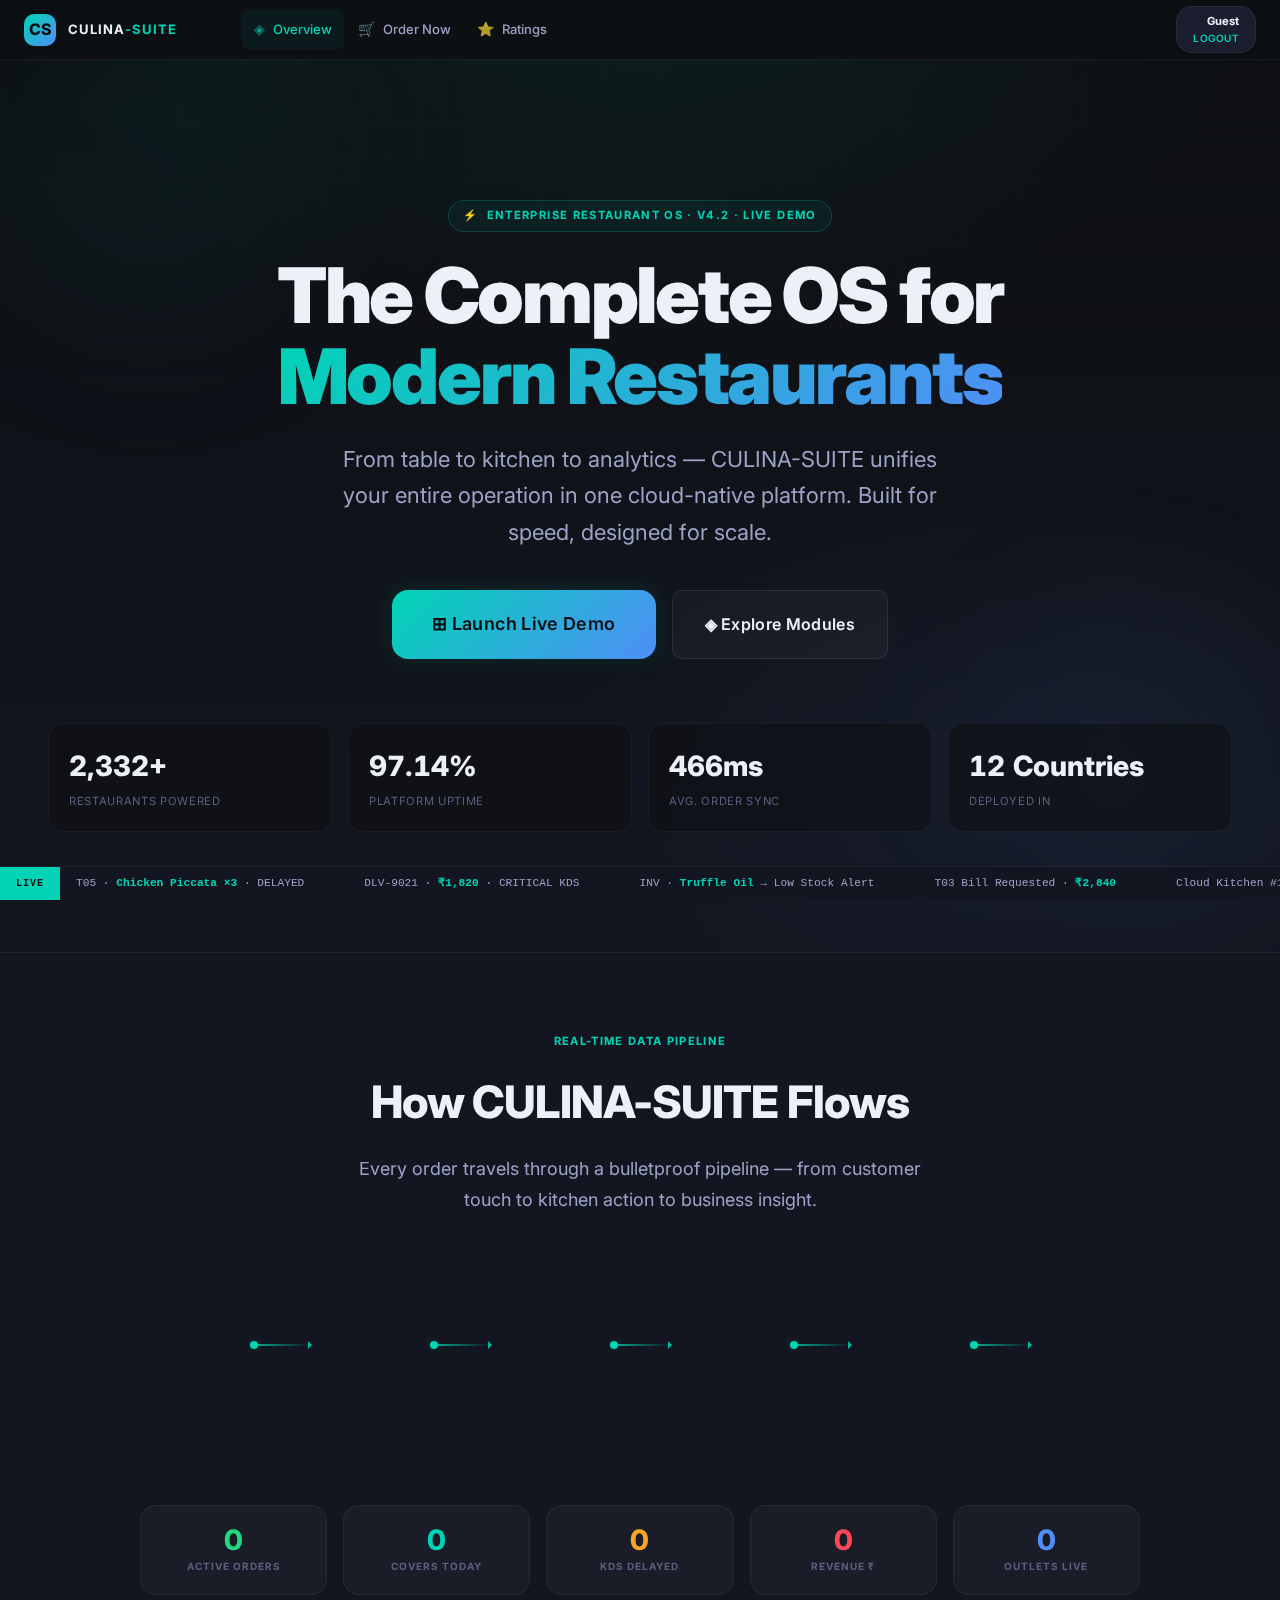
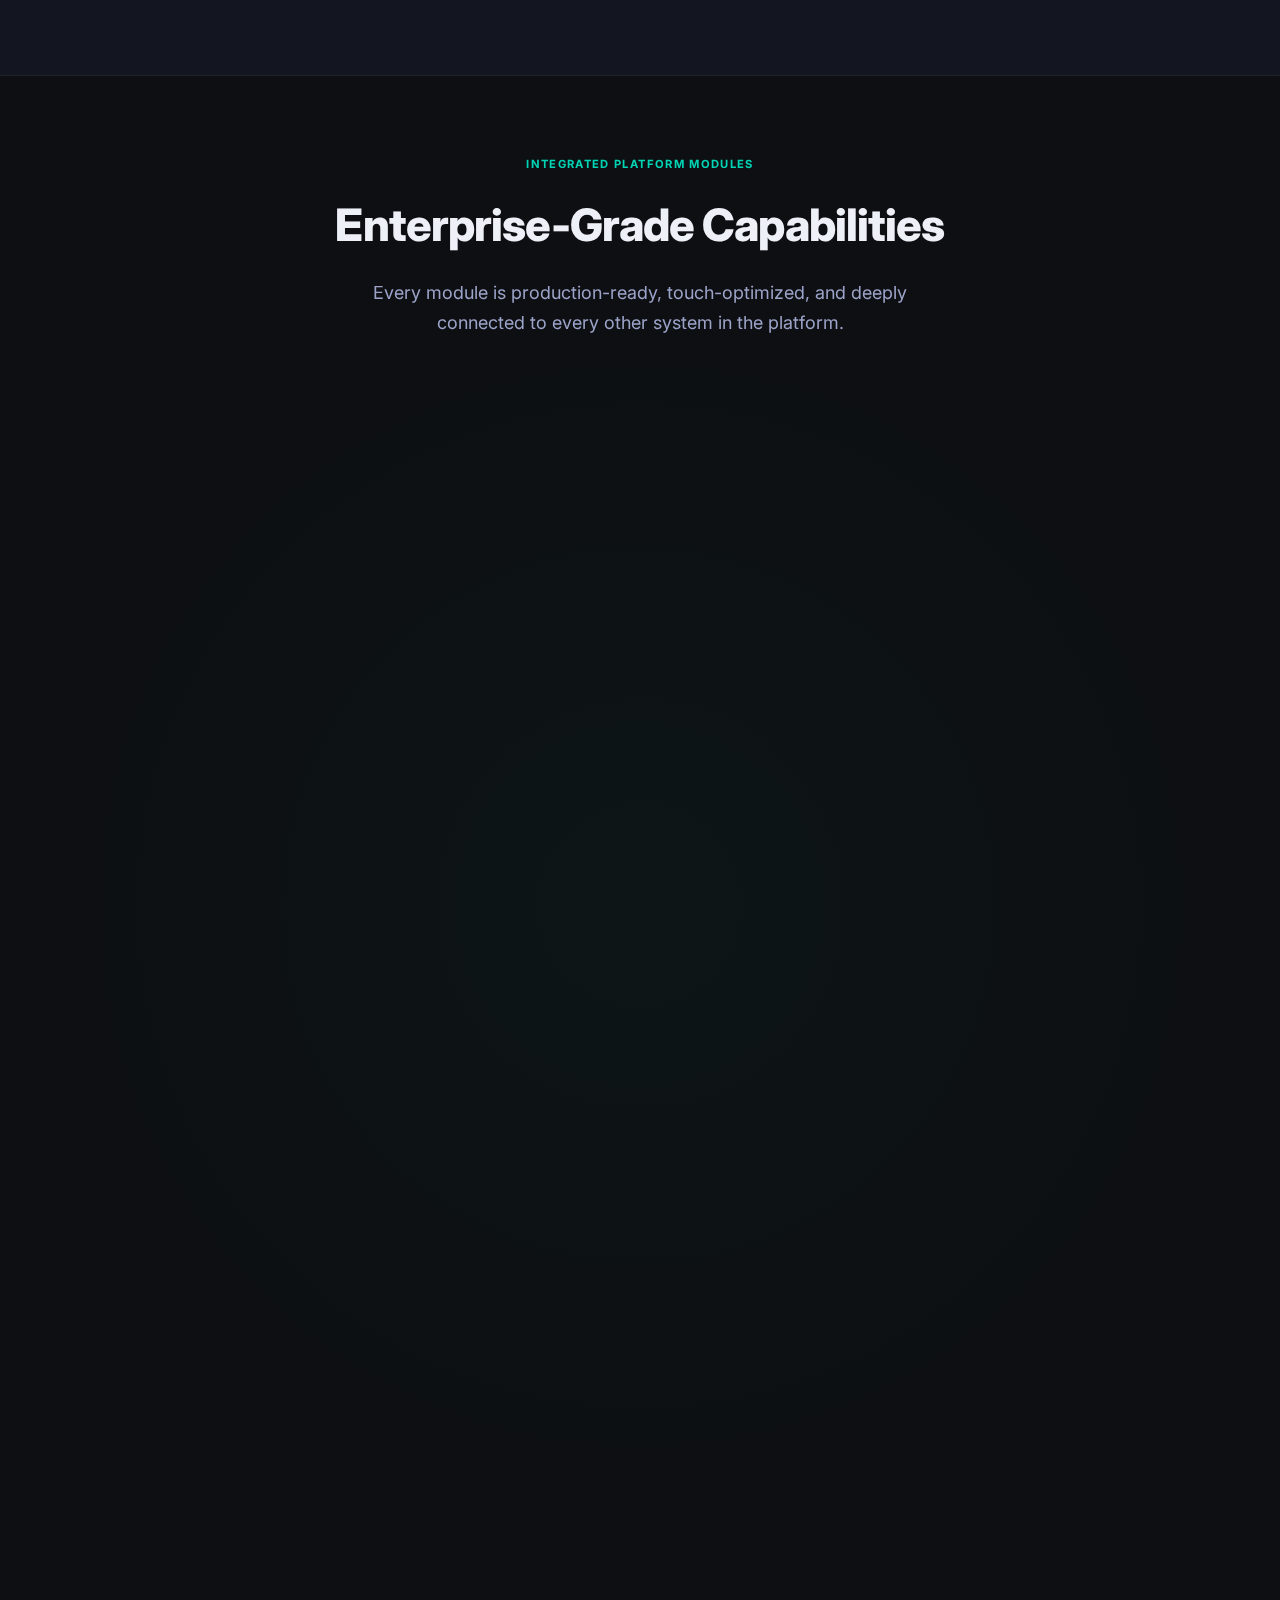
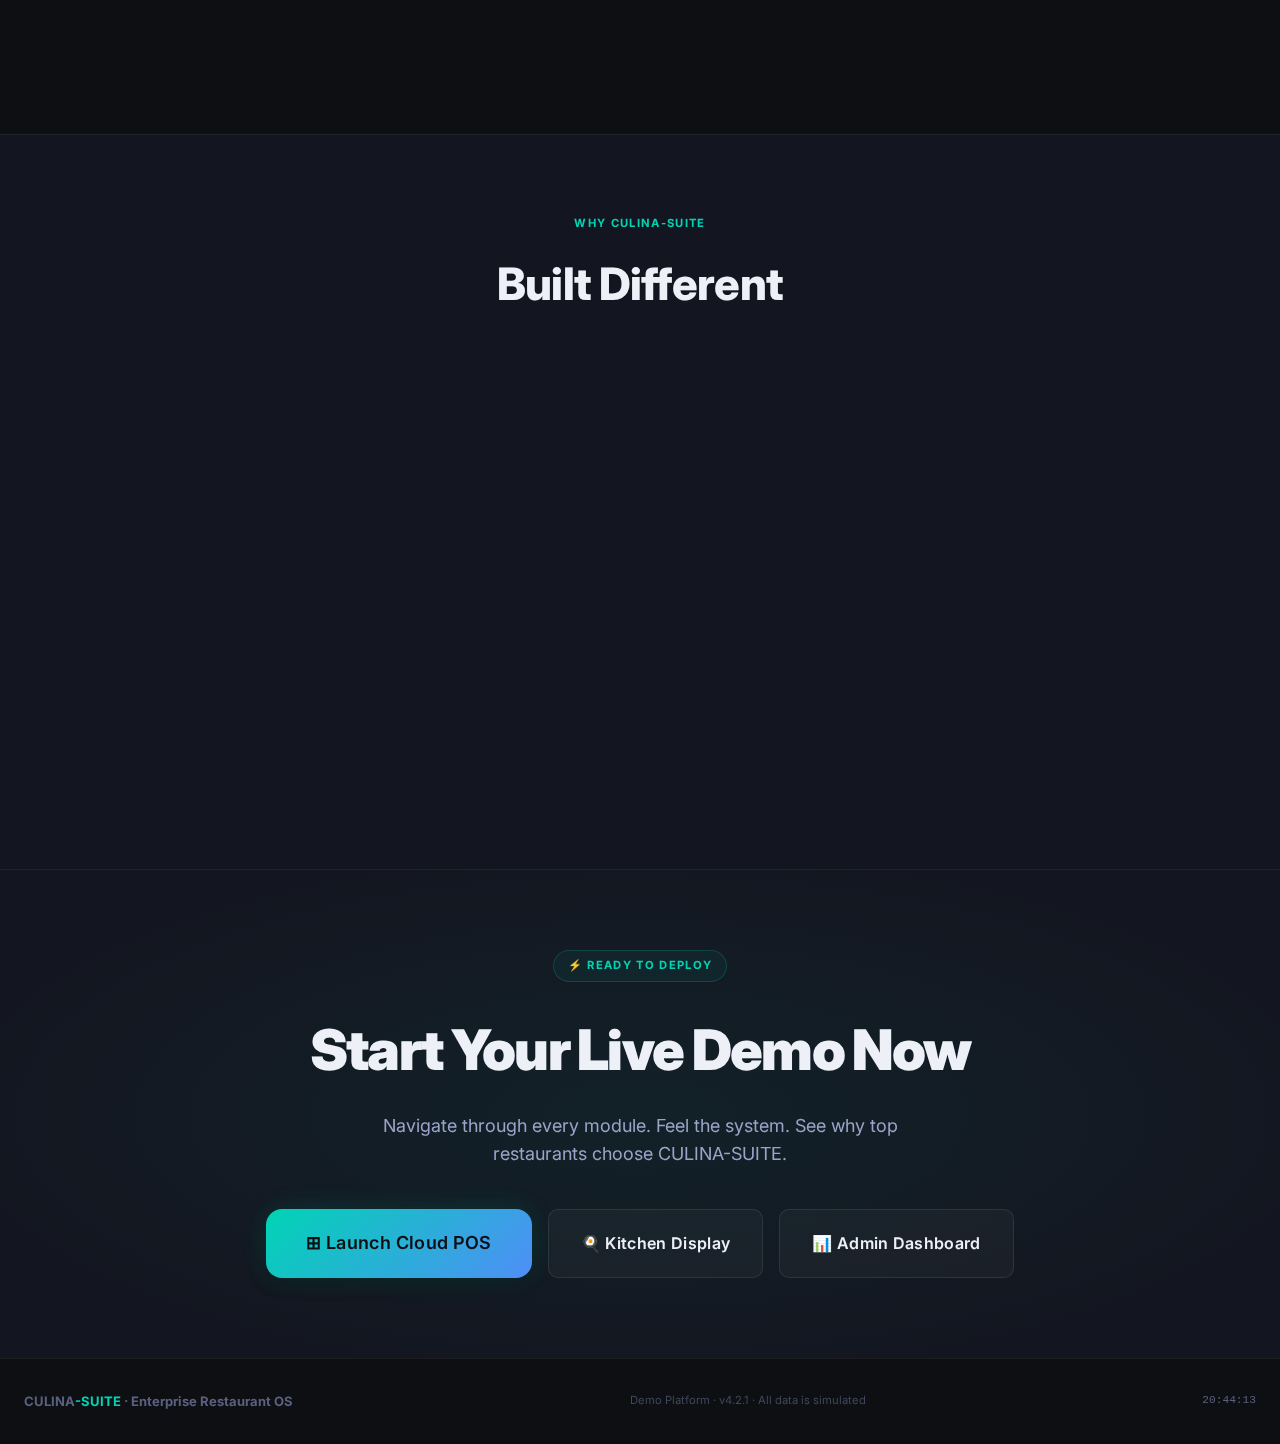
<file: index.html>
<!DOCTYPE html>
<html lang="en">

<head>
    <meta charset="UTF-8">
    <meta name="viewport" content="width=device-width, initial-scale=1.0">
    <title>CULINA-SUITE — Enterprise Restaurant Management System</title>
    <meta name="description"
        content="CULINA-SUITE: The complete cloud-native restaurant management platform for standalone, chains, and cloud kitchens.">
    <link rel="preconnect" href="https://fonts.googleapis.com">
    <link href="https://fonts.googleapis.com/css2?family=Inter:wght@300;400;500;600;700;800;900&display=swap"
        rel="stylesheet">
    <link rel="stylesheet" href="css/style.css">
    <style>
        /* ── LANDING-SPECIFIC STYLES ── */
        .hero {
            position: relative;
            min-height: 100vh;
            display: flex;
            flex-direction: column;
            align-items: center;
            justify-content: center;
            text-align: center;
            padding: 200px var(--space-6) 120px;
            overflow: hidden;
        }

        .role-hidden {
            display: none !important;
        }

        .user-pill {
            display: flex;
            flex-direction: column;
            background: var(--color-base-700);
            border: 1px solid var(--border-subtle);
            padding: 6px 16px;
            border-radius: var(--radius-lg);
            cursor: pointer;
            transition: all 0.2s ease;
            text-align: right;
        }

        .user-pill:hover {
            border-color: var(--color-primary);
            background: var(--color-primary-ghost);
        }

        .user-pill__name {
            font-size: var(--text-xs);
            font-weight: 700;
            color: var(--text-primary);
        }

        .user-pill__role {
            font-size: 10px;
            color: var(--color-primary);
            font-weight: 600;
            text-transform: uppercase;
            letter-spacing: 0.05em;
        }

        .hero__bg {
            position: absolute;
            inset: 0;
            background:
                radial-gradient(ellipse 80% 60% at 50% 0%, rgba(0, 212, 180, 0.07) 0%, transparent 60%),
                radial-gradient(ellipse 60% 50% at 80% 80%, rgba(79, 142, 247, 0.06) 0%, transparent 60%),
                linear-gradient(180deg, var(--color-base-900) 0%, var(--color-base-800) 100%);
        }

        .hero__grid {
            position: absolute;
            inset: 0;
            background-image:
                linear-gradient(rgba(255, 255, 255, 0.025) 1px, transparent 1px),
                linear-gradient(90deg, rgba(255, 255, 255, 0.025) 1px, transparent 1px);
            background-size: 60px 60px;
            mask-image: radial-gradient(ellipse 100% 60% at 50% 0%, black 0%, transparent 80%);
        }

        .hero__content {
            position: relative;
            z-index: 1;
            max-width: 900px;
        }

        .hero__eyebrow {
            display: inline-flex;
            align-items: center;
            gap: var(--space-2);
            padding: 6px 14px;
            background: var(--color-primary-ghost);
            border: 1px solid rgba(0, 212, 180, 0.2);
            border-radius: var(--radius-full);
            font-size: var(--text-xs);
            font-weight: 700;
            letter-spacing: 0.12em;
            text-transform: uppercase;
            color: var(--color-primary);
            margin-bottom: var(--space-6);
            animation: slide-in-down 0.6s ease;
        }

        .hero__title {
            font-size: clamp(2.5rem, 6vw, 5rem);
            font-weight: 900;
            line-height: 1.05;
            letter-spacing: -0.03em;
            color: var(--text-primary);
            margin-bottom: var(--space-6);
            animation: slide-in-up 0.7s 0.1s ease both;
        }

        .hero__title .highlight {
            background: linear-gradient(135deg, var(--color-primary) 0%, var(--color-secondary) 100%);
            -webkit-background-clip: text;
            -webkit-text-fill-color: transparent;
            background-clip: text;
        }

        .hero__subtitle {
            font-size: var(--text-xl);
            color: var(--text-secondary);
            max-width: 640px;
            margin: 0 auto var(--space-10);
            line-height: 1.65;
            font-weight: 400;
            animation: slide-in-up 0.7s 0.2s ease both;
        }

        .hero__ctas {
            display: flex;
            gap: var(--space-4);
            justify-content: center;
            flex-wrap: wrap;
            animation: slide-in-up 0.7s 0.3s ease both;
        }

        .hero__metrics {
            display: grid;
            grid-template-columns: repeat(4, 1fr);
            gap: var(--space-4);
            margin-top: var(--space-16);
            position: relative;
            z-index: 1;
            animation: slide-in-up 0.8s 0.4s ease both;
        }

        .hero-metric {
            position: relative;
            overflow: hidden;
            padding: var(--space-5);
            background: rgba(13, 15, 18, 0.6);
            backdrop-filter: blur(20px);
            -webkit-backdrop-filter: blur(20px);
            border: 1px solid rgba(255, 255, 255, 0.05);
            border-radius: var(--radius-lg);
            text-align: left;
            transition: all 0.5s cubic-bezier(0.16, 1, 0.3, 1);
            z-index: 1;
        }

        .hero-metric::before {
            content: '';
            position: absolute;
            inset: -2px;
            background: linear-gradient(90deg, transparent, var(--color-primary), transparent);
            background-size: 200% 100%;
            animation: nexus-line 4s linear infinite;
            z-index: -1;
            opacity: 0.15;
            mask:
                linear-gradient(#fff 0 0) content-box,
                linear-gradient(#fff 0 0);
            mask-composite: exclude;
            -webkit-mask-composite: destination-out;
            padding: 1px;
            pointer-events: none;
        }

        .hero-metric:hover {
            border-color: rgba(0, 212, 180, 0.3);
            box-shadow: 0 20px 40px -10px rgba(0, 0, 0, 0.5), 0 0 20px rgba(0, 212, 180, 0.1);
            transform: translateY(-5px);
        }

        .hero-metric:hover::before {
            opacity: 0.8;
            animation-duration: 2s;
        }

        @keyframes nexus-line {
            0% {
                background-position: -200% 0;
            }

            100% {
                background-position: 200% 0;
            }
        }

        .hero-metric__val {
            font-size: var(--text-2xl);
            font-weight: 800;
            color: var(--text-primary);
            font-variant-numeric: tabular-nums;
        }

        .hero-metric__label {
            font-size: var(--text-xs);
            color: var(--text-muted);
            margin-top: 4px;
            text-transform: uppercase;
            letter-spacing: 0.06em;
        }

        /* ── SYSTEM FLOW DIAGRAM ── */
        .flow-section {
            padding: var(--space-20) var(--space-6);
            background: var(--color-base-800);
            border-top: 1px solid var(--border-subtle);
            border-bottom: 1px solid var(--border-subtle);
        }

        .flow-diagram {
            display: flex;
            align-items: center;
            justify-content: center;
            gap: 0;
            flex-wrap: nowrap;
            overflow-x: auto;
            padding: var(--space-8) 0;
        }

        .flow-node {
            display: flex;
            flex-direction: column;
            align-items: center;
            gap: var(--space-3);
            min-width: 120px;
            cursor: pointer;
            opacity: 0;
            transform: translateY(20px);
            transition: all 0.5s ease;
        }

        .flow-node.visible {
            opacity: 1;
            transform: translateY(0);
        }

        .flow-node:hover .flow-node__icon {
            transform: scale(1.12);
            box-shadow: var(--shadow-primary);
            border-color: var(--border-primary);
        }

        .flow-node__icon {
            width: 72px;
            height: 72px;
            border-radius: var(--radius-lg);
            background: var(--color-base-700);
            border: 1px solid var(--border-default);
            display: flex;
            align-items: center;
            justify-content: center;
            font-size: 28px;
            transition: all var(--transition-slow);
            position: relative;
        }

        .flow-node__icon.active {
            border-color: var(--color-primary);
            background: var(--color-primary-ghost);
            animation: glow-pulse 2.5s infinite;
        }

        .flow-node__label {
            font-size: var(--text-xs);
            font-weight: 700;
            text-transform: uppercase;
            letter-spacing: 0.08em;
            color: var(--text-secondary);
            text-align: center;
        }

        .flow-node__sublabel {
            font-size: 10px;
            color: var(--text-muted);
            text-align: center;
        }

        .flow-arrow {
            width: 60px;
            height: 2px;
            background: linear-gradient(90deg, var(--color-primary-dim), transparent);
            position: relative;
            flex-shrink: 0;
            margin-top: -30px;
        }

        .flow-arrow::after {
            content: '';
            position: absolute;
            right: -6px;
            top: -3px;
            border: 4px solid transparent;
            border-left-color: var(--color-primary-dim);
        }

        .flow-arrow__particle {
            position: absolute;
            top: -3px;
            width: 8px;
            height: 8px;
            background: var(--color-primary);
            border-radius: 50%;
            animation: flow-particle 2s linear infinite;
            box-shadow: 0 0 8px var(--color-primary-glow);
        }

        @keyframes flow-particle {
            0% {
                left: 0;
                opacity: 0;
            }

            10% {
                opacity: 1;
            }

            90% {
                opacity: 1;
            }

            100% {
                left: 100%;
                opacity: 0;
            }
        }

        /* ── MODULES GRID ── */
        .modules-section {
            padding: var(--space-20) var(--space-6);
        }

        .section-eyebrow {
            text-align: center;
            font-size: var(--text-xs);
            font-weight: 700;
            text-transform: uppercase;
            letter-spacing: 0.12em;
            color: var(--color-primary);
            margin-bottom: var(--space-4);
        }

        .section-heading {
            text-align: center;
            font-size: clamp(1.8rem, 4vw, 2.8rem);
            font-weight: 800;
            letter-spacing: -0.02em;
            color: var(--text-primary);
            margin-bottom: var(--space-4);
        }

        .section-description {
            text-align: center;
            font-size: var(--text-lg);
            color: var(--text-secondary);
            max-width: 580px;
            margin: 0 auto var(--space-12);
            line-height: 1.7;
        }

        .modules-section {
            padding: var(--space-20) var(--space-6);
            position: relative;
            background: radial-gradient(circle at 50% 50%, rgba(0, 212, 180, 0.03) 0%, transparent 60%);
        }

        .modules-grid {
            display: grid;
            grid-template-columns: 1fr;
            gap: var(--space-6);
            max-width: 1500px;
            margin: var(--space-12) auto 0;
            position: relative;
            z-index: 2;
        }

        .module-card {
            padding: var(--space-8) var(--space-6);
            background: rgba(255, 255, 255, 0.02);
            border: 1px solid rgba(255, 255, 255, 0.08);
            border-radius: 50px;
            text-decoration: none;
            transition: all 0.6s cubic-bezier(0.16, 1, 0.3, 1);
            display: flex;
            flex-direction: column;
            align-items: center;
            text-align: center;
            gap: var(--space-4);
            position: relative;
            overflow: hidden;
            backdrop-filter: blur(20px);
            box-shadow: 0 4px 24px rgba(0, 0, 0, 0.2);
            cursor: pointer;
        }

        /* Essential for bottom-aligning tags regardless of text length */
        .module-card>div:nth-child(2) {
            flex: 1;
            display: flex;
            flex-direction: column;
            width: 100%;
        }

        .module-card::before {
            content: '';
            position: absolute;
            inset: 0;
            background: radial-gradient(circle at top left, var(--card-accent, rgba(0, 212, 180, 0.15)) 0%, transparent 70%);
            opacity: 0.2;
            transition: opacity 0.6s ease;
        }

        .module-card:hover {
            border-color: rgba(0, 212, 180, 0.3);
            transform: translateY(-12px) scale(1.02);
            background: rgba(255, 255, 255, 0.04);
            box-shadow: 0 40px 80px -20px rgba(0, 0, 0, 0.7), 0 0 40px rgba(0, 212, 180, 0.1);
            z-index: 10;
        }

        .module-card:hover::before {
            opacity: 0.6;
        }

        .module-card__icon {
            width: 64px;
            height: 64px;
            border-radius: var(--radius-xl);
            display: flex;
            align-items: center;
            justify-content: center;
            font-size: 28px;
            flex-shrink: 0;
            background: rgba(255, 255, 255, 0.03);
            border: 1px solid rgba(255, 255, 255, 0.1);
            transition: all 0.4s ease;
            box-shadow: inset 0 0 12px rgba(255, 255, 255, 0.05);
        }

        .module-card:hover .module-card__icon {
            transform: scale(1.1) rotate(5deg);
            border-color: var(--color-primary-dim);
            background: var(--color-primary-ghost);
        }

        .module-card__title {
            font-size: var(--text-xl);
            font-weight: 800;
            letter-spacing: -0.01em;
            color: var(--text-primary);
        }

        .module-card__desc {
            font-size: var(--text-base);
            color: var(--text-secondary);
            line-height: 1.7;
            flex: 1;
            opacity: 0.9;
        }

        .module-card__link {
            display: flex;
            align-items: center;
            gap: var(--space-2);
            font-size: var(--text-base);
            font-weight: 700;
            color: var(--color-primary);
            margin-top: var(--space-4);
            letter-spacing: 0.02em;
        }

        .module-card__link::after {
            content: '→';
            transition: transform 0.3s ease;
        }

        .module-card:hover .module-card__link::after {
            transform: translateX(6px);
        }

        .module-card__tags {
            display: flex;
            gap: var(--space-3);
            flex-wrap: wrap;
            margin-top: auto;
            /* Push tags to the absolute bottom */
            justify-content: center;
            padding-top: var(--space-4);
        }

        .badge {
            padding: 4px 12px;
            font-size: 10px;
            font-weight: 700;
            text-transform: uppercase;
            letter-spacing: 0.1em;
            border-radius: var(--radius-full);
            background: rgba(255, 255, 255, 0.05);
            border: 1px solid rgba(255, 255, 255, 0.1);
            color: var(--text-secondary);
        }

        /* ── FEATURES GRID ── */
        .features-section {
            padding: var(--space-20) var(--space-6);
            background: var(--color-base-800);
            border-top: 1px solid var(--border-subtle);
        }

        .features-grid {
            display: grid;
            grid-template-columns: 1fr;
            gap: var(--space-4);
            max-width: 1100px;
            margin: 0 auto;
        }

        .feature-card {
            padding: var(--space-5);
            border: 1px solid var(--border-subtle);
            border-radius: var(--radius-lg);
            background: var(--surface-card);
            transition: all var(--transition-slow);
        }

        .feature-card:hover {
            border-color: var(--color-primary-dim);
            background: var(--color-primary-ghost);
            transform: translateY(-6px) scale(1.03);
            box-shadow: 0 20px 40px -10px rgba(0, 0, 0, 0.5);
            z-index: 5;
        }

        .feature-card__icon {
            font-size: 24px;
            margin-bottom: var(--space-3);
        }

        .feature-card__title {
            font-size: var(--text-base);
            font-weight: 700;
            color: var(--text-primary);
            margin-bottom: var(--space-2);
        }

        .feature-card__desc {
            font-size: var(--text-sm);
            color: var(--text-secondary);
            line-height: 1.5;
        }

        /* ── CTA SECTION ── */
        .cta-section {
            padding: var(--space-20) var(--space-6);
            text-align: center;
            position: relative;
            overflow: hidden;
        }

        .cta-section::before {
            content: '';
            position: absolute;
            inset: 0;
            background: radial-gradient(ellipse 80% 80% at 50% 50%, rgba(0, 212, 180, 0.06) 0%, transparent 70%);
        }

        /* ── FOOTER ── */
        .cs-footer {
            border-top: 1px solid var(--border-subtle);
            padding: var(--space-8) var(--space-6);
            display: flex;
            align-items: center;
            justify-content: space-between;
            background: var(--color-base-900);
        }

        .cs-footer__brand {
            font-size: var(--text-sm);
            font-weight: 700;
            color: var(--text-muted);
        }

        .cs-footer__brand span {
            color: var(--color-primary);
        }

        /* ── TICKER ── */
        .live-ticker {
            position: fixed;
            bottom: 0;
            left: 0;
            right: 0;
            height: 34px;
            background: var(--color-base-800);
            border-top: 1px solid var(--border-subtle);
            display: flex;
            align-items: center;
            overflow: hidden;
            z-index: 500;
            font-size: var(--text-xs);
            font-family: var(--font-mono);
        }

        .ticker-label {
            padding: 0 var(--space-4);
            background: var(--color-primary);
            height: 100%;
            display: flex;
            align-items: center;
            font-weight: 700;
            font-size: 10px;
            color: var(--color-base-900);
            letter-spacing: 0.1em;
            text-transform: uppercase;
            flex-shrink: 0;
        }

        .ticker-track {
            display: flex;
            gap: 60px;
            padding: 0 var(--space-4);
            animation: ticker-scroll 30s linear infinite;
            white-space: nowrap;
        }

        .ticker-item {
            color: var(--text-secondary);
        }

        .ticker-item span {
            color: var(--color-primary);
            font-weight: 600;
        }

        @keyframes ticker-scroll {
            0% {
                transform: translateX(0);
            }

            100% {
                transform: translateX(-50%);
            }
        }

        /* ── FLOW STATS REFINEMENT ── */
        .flow-stats {
            display: grid;
            grid-template-columns: repeat(5, 1fr);
            gap: var(--space-4);
            margin-top: var(--space-12);
            max-width: 1000px;
            margin-left: auto;
            margin-right: auto;
        }

        .stat-card {
            text-align: center;
            padding: var(--space-5) var(--space-4);
            border: 1px solid var(--border-subtle);
            border-radius: var(--radius-lg);
            background: var(--surface-glass);
            transition: all 0.3s ease;
            display: flex;
            flex-direction: column;
            gap: 4px;
        }

        .stat-card:hover {
            border-color: var(--color-primary-dim);
            background: var(--color-primary-ghost);
            transform: translateY(-3px);
        }

        .stat-val {
            font-size: var(--text-2xl);
            font-weight: 800;
            line-height: 1;
        }

        .stat-label {
            font-size: 10px;
            color: var(--text-muted);
            text-transform: uppercase;
            letter-spacing: 0.1em;
            font-weight: 700;
        }

        @media (max-width: 1024px) {
            .hero__metrics {
                grid-template-columns: repeat(2, 1fr);
            }

            .flow-stats {
                grid-template-columns: repeat(3, 1fr);
            }
        }

        @media (max-width: 768px) {
            .flow-diagram {
                flex-direction: column;
                gap: var(--space-2);
                padding: var(--space-4) 0;
            }

            .flow-arrow {
                width: 2px;
                height: 30px;
                margin: 0;
                background: linear-gradient(180deg, var(--color-primary-dim), transparent);
            }

            .flow-arrow::after {
                right: -3px;
                bottom: -6px;
                top: auto;
                border: 4px solid transparent;
                border-top-color: var(--color-primary-dim);
                border-left-color: transparent;
            }

            .flow-arrow__particle {
                width: 6px;
                height: 6px;
                left: -2px;
                animation: flow-particle-v 2s linear infinite;
            }

            @keyframes flow-particle-v {
                0% {
                    top: 0;
                    opacity: 0;
                }

                10% {
                    opacity: 1;
                }

                90% {
                    opacity: 1;
                }

                100% {
                    top: 100%;
                    opacity: 0;
                }
            }

            .flow-stats {
                grid-template-columns: repeat(2, 1fr);
                gap: var(--space-3);
            }

            /* Make the 5th stat span full width on mobile or just stay 2-2-1 */
            .stat-card:last-child {
                grid-column: span 2;
            }

            .modules-grid,
            .features-grid,
            .roles-grid {
                grid-template-columns: 1fr;
                /* Mobile: 1 column */
            }
        }

        @media (min-width: 768px) {

            .modules-grid,
            .roles-grid,
            .features-grid {
                grid-template-columns: repeat(2, 1fr);
            }
        }

        @media (min-width: 1200px) {
            .features-grid {
                grid-template-columns: repeat(4, 1fr);
            }

            .modules-grid {
                grid-template-columns: repeat(auto-fit, minmax(380px, 1fr));
                max-width: 100%;
            }
        }

        @media (max-width: 640px) {
            .hero {
                padding-top: 160px;
            }

            .hero__metrics {
                grid-template-columns: repeat(2, 1fr);
                gap: var(--space-3);
            }

            .modules-grid,
            .features-grid,
            .roles-grid {
                grid-template-columns: 1fr;
            }

            .hero__ctas {
                flex-direction: column;
                align-items: center;
                width: 100%;
            }

            .hero__ctas .btn {
                width: 100%;
                max-width: 300px;
            }
        }

        /* ── PREMIUM ANIMATIONS ── */
        [data-animate] {
            opacity: 0;
            will-change: transform, opacity, filter;
        }

        [data-animate].visible {
            animation: reveal-up 0.8s cubic-bezier(0.16, 1, 0.3, 1) forwards;
            animation-delay: var(--delay, 0ms);
        }

        @keyframes reveal-up {
            0% {
                opacity: 0;
                transform: translateY(40px) scale(0.96);
                filter: blur(10px);
            }

            100% {
                opacity: 1;
                transform: translateY(0) scale(1);
                filter: blur(0);
            }
        }

        @keyframes glow-pulse {

            0%,
            100% {
                box-shadow: 0 0 10px var(--color-primary-glow);
            }

            50% {
                box-shadow: 0 0 25px var(--color-primary-glow), 0 0 10px var(--color-primary);
            }
        }
    </style>
</head>

<body class="page-transition">
    <nav class="cs-nav"></nav>

    <!-- HERO -->
    <section class="hero cs-page">
        <div class="hero__bg"></div>
        <div class="hero__grid"></div>
        <div class="orb orb-teal" style="top:-100px;left:-100px;"></div>
        <div class="orb orb-blue" style="bottom:0;right:-50px;"></div>

        <div class="hero__content">
            <div class="hero__eyebrow">
                <span>⚡</span> Enterprise Restaurant OS · v4.2 · Live Demo
            </div>

            <h1 class="hero__title">
                The Complete OS for<br>
                <span class="highlight">Modern Restaurants</span>
            </h1>

            <p class="hero__subtitle">
                From table to kitchen to analytics — CULINA-SUITE unifies your entire operation in one cloud-native
                platform. Built for speed, designed for scale.
            </p>

            <div class="hero__ctas">
                <a href="pos.html" class="btn btn-primary btn-xl">
                    ⊞ Launch Live Demo
                </a>
                <a href="#modules" class="btn btn-secondary btn-lg">
                    ◈ Explore Modules
                </a>
            </div>
        </div>

        <div class="hero__metrics cs-container" style="width:100%;">
            <div class="hero-metric">
                <div class="hero-metric__val"><span data-counter="2400" data-suffix="+">0</span></div>
                <div class="hero-metric__label">Restaurants Powered</div>
            </div>
            <div class="hero-metric">
                <div class="hero-metric__val"><span data-counter="99.98" data-suffix="%" data-decimals="2">0</span>
                </div>
                <div class="hero-metric__label">Platform Uptime</div>
            </div>
            <div class="hero-metric">
                <div class="hero-metric__val"><span data-counter="480" data-suffix="ms">0</span></div>
                <div class="hero-metric__label">Avg. Order Sync</div>
            </div>
            <div class="hero-metric">
                <div class="hero-metric__val"><span data-counter="12" data-suffix=" Countries">0</span></div>
                <div class="hero-metric__label">Deployed In</div>
            </div>
        </div>
    </section>

    <!-- SYSTEM FLOW -->
    <section class="flow-section" data-role="Admin">
        <div class="cs-container">
            <div class="section-eyebrow">Real-Time Data Pipeline</div>
            <h2 class="section-heading">How CULINA-SUITE Flows</h2>
            <p class="section-description">Every order travels through a bulletproof pipeline — from customer touch to
                kitchen action to business insight.</p>

            <div class="flow-diagram" id="flowDiagram">
                <div class="flow-node" data-animate data-delay="0">
                    <div class="flow-node__icon active">🛎️</div>
                    <div class="flow-node__label">Customer</div>
                    <div class="flow-node__sublabel">Dine-In / Delivery</div>
                </div>
                <div class="flow-arrow">
                    <div class="flow-arrow__particle"></div>
                </div>
                <div class="flow-node" data-animate data-delay="150">
                    <div class="flow-node__icon">⊞</div>
                    <div class="flow-node__label">Cloud POS</div>
                    <div class="flow-node__sublabel">Order Capture</div>
                </div>
                <div class="flow-arrow">
                    <div class="flow-arrow__particle" style="animation-delay:0.5s"></div>
                </div>
                <div class="flow-node" data-animate data-delay="300">
                    <div class="flow-node__icon">🍳</div>
                    <div class="flow-node__label">KDS</div>
                    <div class="flow-node__sublabel">Kitchen Display</div>
                </div>
                <div class="flow-arrow">
                    <div class="flow-arrow__particle" style="animation-delay:1s"></div>
                </div>
                <div class="flow-node" data-animate data-delay="450">
                    <div class="flow-node__icon">📦</div>
                    <div class="flow-node__label">Inventory</div>
                    <div class="flow-node__sublabel">Auto-Deduction</div>
                </div>
                <div class="flow-arrow">
                    <div class="flow-arrow__particle" style="animation-delay:1.5s"></div>
                </div>
                <div class="flow-node" data-animate data-delay="600">
                    <div class="flow-node__icon">📊</div>
                    <div class="flow-node__label">Analytics</div>
                    <div class="flow-node__sublabel">Real-Time Insights</div>
                </div>
                <div class="flow-arrow">
                    <div class="flow-arrow__particle" style="animation-delay:2s"></div>
                </div>
                <div class="flow-node" data-animate data-delay="750">
                    <div class="flow-node__icon">🌐</div>
                    <div class="flow-node__label">Multi-Outlet</div>
                    <div class="flow-node__sublabel">Central Control</div>
                </div>
            </div>

            <!-- Live flow stats -->
            <div class="flow-stats">
                <div class="stat-card">
                    <div class="stat-val" style="color:var(--color-success);"><span data-counter="47">0</span></div>
                    <div class="stat-label">Active Orders</div>
                </div>
                <div class="stat-card">
                    <div class="stat-val" style="color:var(--color-primary);"><span data-counter="214">0</span></div>
                    <div class="stat-label">Covers Today</div>
                </div>
                <div class="stat-card">
                    <div class="stat-val" style="color:var(--color-warning);"><span data-counter="2">0</span></div>
                    <div class="stat-label">KDS Delayed</div>
                </div>
                <div class="stat-card">
                    <div class="stat-val" style="color:var(--color-critical);" data-counter="84" data-suffix="k">0</div>
                    <div class="stat-label">Revenue ₹</div>
                </div>
                <div class="stat-card">
                    <div class="stat-val" style="color:var(--color-secondary);" data-counter="5">0</div>
                    <div class="stat-label">Outlets Live</div>
                </div>
            </div>
        </div>
    </section>

    <!-- MODULES -->
    <section class="modules-section" id="modules">
        <div class="cs-container">
            <div class="section-eyebrow">Integrated Platform Modules</div>
            <h2 class="section-heading">Enterprise-Grade Capabilities</h2>
            <p class="section-description">Every module is production-ready, touch-optimized, and deeply connected to
                every other system in the platform.</p>

            <div class="modules-grid">
                <div class="module-card" onclick="window.location.href='pos.html'"
                    style="--card-accent:rgba(0,212,180,0.05);" data-animate data-delay="0">
                    <div class="module-card__icon" style="background:rgba(0,212,180,0.1);color:var(--color-primary);">⊞
                    </div>
                    <div>
                        <div class="module-card__title">Cloud POS</div>
                        <div class="module-card__desc">Touch-optimized cashier interface with table management, split
                            billing, offline-first architecture, and complete order customization.</div>
                    </div>
                    <div class="module-card__tags">
                        <span class="badge badge-primary">Cashier</span>
                        <span class="badge badge-neutral">Touch-First</span>
                        <span class="badge badge-success">Offline Ready</span>
                    </div>
                </div>

                <div class="module-card" onclick="window.location.href='kds.html'"
                    style="--card-accent:rgba(245,166,35,0.05);" data-animate data-delay="80">
                    <div class="module-card__icon" style="background:rgba(245,166,35,0.1);color:var(--color-warning);">
                        🍳</div>
                    <div>
                        <div class="module-card__title">Kitchen Display System</div>
                        <div class="module-card__desc">Real-time order routing to kitchen and bar stations with
                            preparation timers, color-coded escalation, and category-based routing.</div>
                    </div>
                    <div class="module-card__tags">
                        <span class="badge badge-warning">Kitchen</span>
                        <span class="badge badge-neutral">Bar Station</span>
                        <span class="badge badge-info">Real-Time</span>
                    </div>
                </div>

                <div class="module-card" onclick="window.location.href='inventory.html'"
                    style="--card-accent:rgba(79,142,247,0.05);" data-animate data-delay="160">
                    <div class="module-card__icon"
                        style="background:rgba(79,142,247,0.1);color:var(--color-secondary);">📦</div>
                    <div>
                        <div class="module-card__title">Inventory & Recipes</div>
                        <div class="module-card__desc">Auto-deduction recipe mapping, stock threshold alerts, purchase
                            order generation, and supplier management with cost analytics.</div>
                    </div>
                    <div class="module-card__tags">
                        <span class="badge badge-info">Manager</span>
                        <span class="badge badge-neutral">Stock Alerts</span>
                        <span class="badge badge-primary">Recipe Map</span>
                    </div>
                </div>

                <div class="module-card" onclick="window.location.href='admin.html'"
                    style="--card-accent:rgba(123,97,255,0.05);" data-animate data-delay="240">
                    <div class="module-card__icon" style="background:rgba(123,97,255,0.1);color:var(--color-info);">📊
                    </div>
                    <div>
                        <div class="module-card__title">Admin Dashboard</div>
                        <div class="module-card__desc">Live sales analytics, menu performance, outlet comparisons, and
                            date-range reporting — built for owners and business managers.</div>
                    </div>
                    <div class="module-card__tags">
                        <span class="badge badge-info">Owner View</span>
                        <span class="badge badge-neutral">Analytics</span>
                        <span class="badge badge-success">Live Data</span>
                    </div>
                </div>

                <div class="module-card" onclick="window.location.href='outlets.html'"
                    style="--card-accent:rgba(215, 79, 247, 0.05);" data-animate data-delay="320">
                    <div class="module-card__icon" style="background:rgba(215, 79, 247, 0.1);color:#d74ff7;">
                        🌐</div>
                    <div>
                        <div class="module-card__title">Multi-Outlet Control</div>
                        <div class="module-card__desc">Centralized menu management, outlet-specific overrides,
                            performance switching, and SaaS control panel for chain operations.</div>
                    </div>
                    <div class="module-card__tags">
                        <span class="badge badge-success">Chain Ops</span>
                        <span class="badge badge-neutral">SaaS Control</span>
                        <span class="badge badge-primary">Centralized</span>
                    </div>
                </div>

                <div class="module-card" onclick="window.location.href='customer.html'"
                    style="--card-accent:rgba(34,217,128,0.05);" data-animate data-delay="400">
                    <div class="module-card__icon" style="background:rgba(34,217,128,0.1);color:var(--color-success);">
                        👤</div>
                    <div>
                        <div class="module-card__title">Customer Experience</div>
                        <div class="module-card__desc">Omni-channel ordering, loyalty rewards tracking, personalized
                            dining preferences, and verified rating systems for diners.</div>
                    </div>
                    <div class="module-card__tags">
                        <span class="badge badge-primary">Diner App</span>
                        <span class="badge badge-success">Loyalty</span>
                        <span class="badge badge-info">Ratings</span>
                    </div>
                </div>

                <div class="module-card" onclick="window.location.href='#'"
                    style="--card-accent:rgba(255,255,255,0.05);" data-animate data-delay="480">
                    <div class="module-card__icon"
                        style="background:var(--color-primary-ghost);color:var(--color-primary);">⚡</div>
                    <div>
                        <div class="module-card__title">Platform Reliability</div>
                        <div class="module-card__desc">Built on a multi-region cloud infrastructure with offline-first
                            PWA capabilities, real-time WebSocket sync, and zero-downtime deployments.</div>
                    </div>
                    <div class="module-card__tags">
                        <span class="badge badge-primary">99.98% SLA</span>
                        <span class="badge badge-success">Offline PWA</span>
                        <span class="badge badge-neutral">Auto-Sync</span>
                    </div>
                    <div style="font-size:var(--text-xs);color:var(--text-muted);margin-top:auto;">Platform Guarantee
                    </div>
                </div>
            </div>
        </div>
    </section>

    <!-- FEATURES -->
    <section class="features-section">
        <div class="cs-container">
            <div class="section-eyebrow">Why CULINA-SUITE</div>
            <h2 class="section-heading" style="margin-bottom:var(--space-12);">Built Different</h2>
            <div class="features-grid">
                <div class="feature-card" data-animate data-delay="0">
                    <div class="feature-card__icon">⚡</div>
                    <div class="feature-card__title">Sub-Second Sync</div>
                    <div class="feature-card__desc">Orders propagate from POS to kitchen in under 480ms via WebSocket
                        channels with regional failover.</div>
                </div>
                <div class="feature-card" data-animate data-delay="100">
                    <div class="feature-card__icon">📡</div>
                    <div class="feature-card__title">Offline-First Architecture</div>
                    <div class="feature-card__desc">Fully functional without internet. Orders queue locally and sync the
                        moment connectivity restores.</div>
                </div>
                <div class="feature-card" data-animate data-delay="200">
                    <div class="feature-card__icon">🔐</div>
                    <div class="feature-card__title">Role-Based Access</div>
                    <div class="feature-card__desc">Granular permissions for Cashiers, Kitchen Staff, Managers, and
                        Owners with PIN-based authentication.</div>
                </div>
                <div class="feature-card" data-animate data-delay="300">
                    <div class="feature-card__icon">🏗️</div>
                    <div class="feature-card__title">Multi-Tenant SaaS</div>
                    <div class="feature-card__desc">Separate data environments per outlet with centralized brand
                        management and role-consolidated reporting.</div>
                </div>
                <div class="feature-card" data-animate data-delay="400">
                    <div class="feature-card__icon">📲</div>
                    <div class="feature-card__title">Touch-Optimized UI</div>
                    <div class="feature-card__desc">Designed for 10" POS tablets, 24" kitchen displays, and desktop
                        dashboards with a single unified codebase.</div>
                </div>
                <div class="feature-card" data-animate data-delay="500">
                    <div class="feature-card__icon">🧠</div>
                    <div class="feature-card__title">Smart Inventory</div>
                    <div class="feature-card__desc">Recipe-linked auto-deduction means your stock updates the moment an
                        order is confirmed at POS.</div>
                </div>
                <div class="feature-card" data-animate data-delay="600">
                    <div class="feature-card__icon">📈</div>
                    <div class="feature-card__title">Real-Time Analytics</div>
                    <div class="feature-card__desc">Live dashboards with hourly revenue trends, item performance, staff
                        metrics, and predictive restocking.</div>
                </div>
                <div class="feature-card" data-animate data-delay="700">
                    <div class="feature-card__icon">🌍</div>
                    <div class="feature-card__title">Multi-Currency & GST</div>
                    <div class="feature-card__desc">Supports multiple tax profiles, currency environments, and localized
                        billing formats across geographies.</div>
                </div>
            </div>
        </div>
    </section>



    <!-- CTA -->
    <section class="cta-section" style="background:var(--color-base-800);border-top:1px solid var(--border-subtle);">
        <div class="cs-container" style="position:relative;z-index:1;">
            <div
                style="display:inline-flex;align-items:center;gap:var(--space-2);padding:6px 14px;background:var(--color-primary-ghost);border:1px solid rgba(0,212,180,0.2);border-radius:var(--radius-full);font-size:var(--text-xs);font-weight:700;letter-spacing:0.12em;text-transform:uppercase;color:var(--color-primary);margin-bottom:var(--space-6);">
                ⚡ Ready to Deploy
            </div>
            <h2
                style="font-size:clamp(2rem,5vw,3.5rem);font-weight:900;letter-spacing:-0.03em;color:var(--text-primary);margin-bottom:var(--space-4);">
                Start Your Live Demo Now</h2>
            <p
                style="font-size:var(--text-lg);color:var(--text-secondary);max-width:520px;margin:0 auto var(--space-10);line-height:1.6;">
                Navigate through every module. Feel the system. See why top restaurants choose CULINA-SUITE.</p>
            <div style="display:flex;gap:var(--space-4);justify-content:center;flex-wrap:wrap;">
                <a href="pos.html" class="btn btn-primary btn-xl">⊞ Launch Cloud POS</a>
                <a href="kds.html" class="btn btn-secondary btn-lg" data-role="Admin">🍳 Kitchen Display</a>
                <a href="admin.html" class="btn btn-secondary btn-lg" data-role="Admin">📊 Admin Dashboard</a>
            </div>
        </div>
    </section>

    <!-- FOOTER -->
    <footer class="cs-footer">
        <div class="cs-footer__brand" id="footer-user">CULINA<span>-SUITE</span> · Enterprise Restaurant OS</div>
        <div style="font-size:var(--text-xs);color:var(--text-micro);">Demo Platform · v4.2.1 · All data is simulated
        </div>
        <div id="live-clock" style="font-family:var(--font-mono);font-size:var(--text-xs);color:var(--text-muted);">
        </div>
    </footer>

    <!-- LIVE TICKER -->
    <div class="live-ticker" data-role="Admin">
        <div class="ticker-label">LIVE</div>
        <div class="ticker-track" id="ticker">
            <span class="ticker-item">T05 · <span>Chicken Piccata ×3</span> · DELAYED</span>
            <span class="ticker-item">DLV-9021 · <span>₹1,820</span> · CRITICAL KDS</span>
            <span class="ticker-item">INV · <span>Truffle Oil</span> → Low Stock Alert</span>
            <span class="ticker-item">T03 Bill Requested · <span>₹2,840</span></span>
            <span class="ticker-item">Cloud Kitchen #1 · <span>23 orders</span> today</span>
            <span class="ticker-item">Prosecco stock at <span>7 btl</span> — Below minimum</span>
            <span class="ticker-item">T05 · <span>Chicken Piccata ×3</span> · DELAYED</span>
            <span class="ticker-item">DLV-9021 · <span>₹1,820</span> · CRITICAL KDS</span>
            <span class="ticker-item">INV · <span>Truffle Oil</span> → Low Stock Alert</span>
            <span class="ticker-item">T03 Bill Requested · <span>₹2,840</span></span>
        </div>
    </div>

    <script src="js/script.js"></script>
    <script>
        // Role-based visibility enforce
        const user = JSON.parse(localStorage.getItem('cs_user') || '{}');
        const role = user.position || 'Guest';

        if (role === 'Customer') {
            document.querySelectorAll('[data-role="Admin"], [data-role="Staff"]').forEach(el => el.remove());
        }

        // Animate flow nodes on scroll
        const flowNodes = document.querySelectorAll('.flow-node');
        const flowObserver = new IntersectionObserver((entries) => {
            if (entries[0] && entries[0].isIntersecting) {
                flowNodes.forEach((node, i) => {
                    setTimeout(() => node.classList.add('visible'), i * 120);
                });
                // Cycle active highlight
                let current = 0;
                setInterval(() => {
                    flowNodes.forEach(n => n.querySelector('.flow-node__icon').classList.remove('active'));
                    if (flowNodes[current]) {
                        flowNodes[current].querySelector('.flow-node__icon').classList.add('active');
                    }
                    current = (current + 1) % flowNodes.length;
                }, 1500);
            }
        }, { threshold: 0.3 });

        if (flowNodes[0]) flowObserver.observe(flowNodes[0].closest('.flow-section') || flowNodes[0]);
    </script>
</body>

</html>
</file>
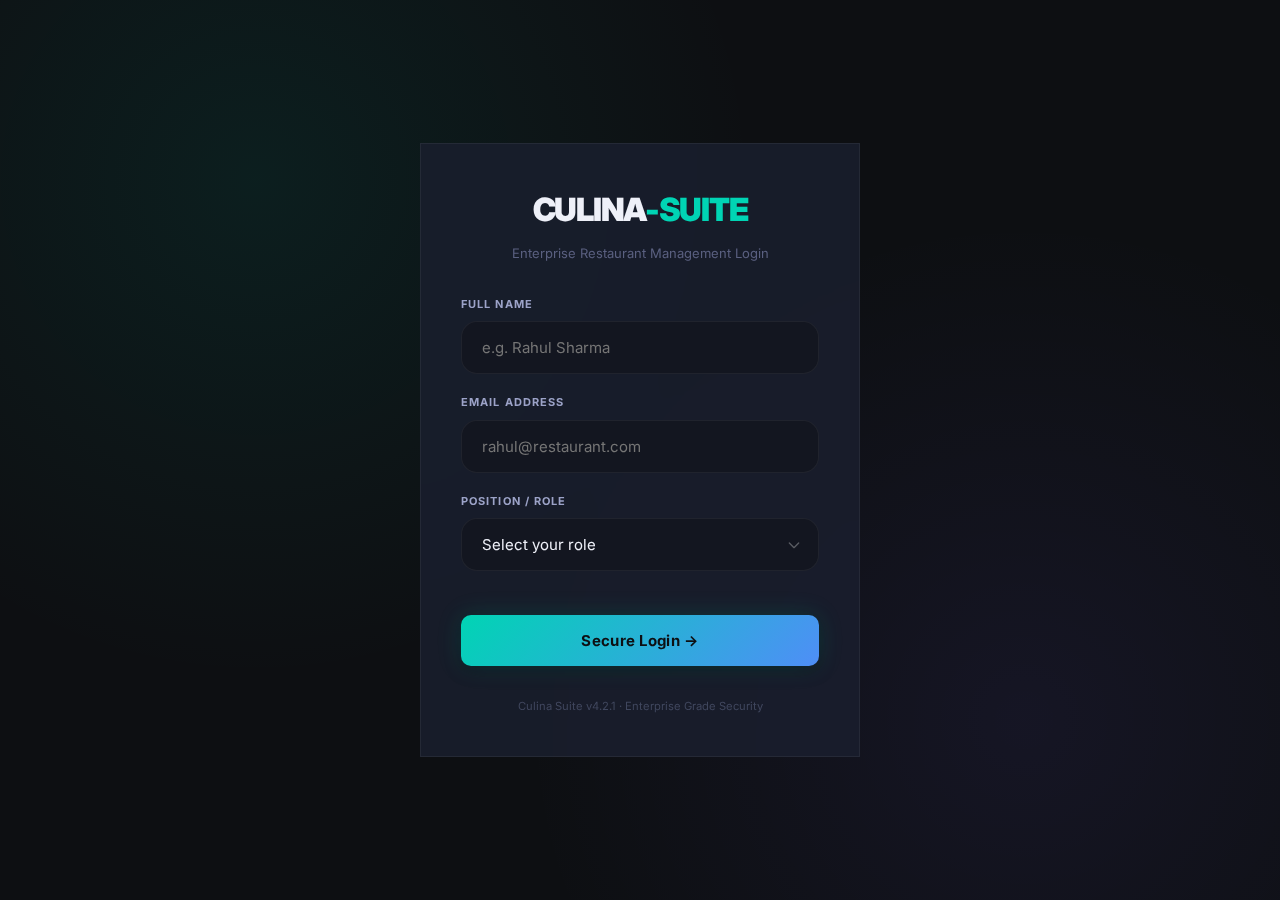
<file: admin.html>
<!DOCTYPE html>
<html lang="en">

<head>
    <meta charset="UTF-8">
    <meta name="viewport" content="width=device-width, initial-scale=1.0">
    <title>Admin Dashboard — CULINA-SUITE</title>
    <link href="https://fonts.googleapis.com/css2?family=Inter:wght@400;500;600;700;800;900&display=swap"
        rel="stylesheet">
    <link rel="stylesheet" href="css/style.css">
    <style>
        .admin-layout {
            display: grid;
            grid-template-columns: 220px 1fr;
            height: calc(100vh - var(--nav-height));
            overflow: hidden;
        }

        .admin-sidebar {
            background: var(--color-base-800);
            border-right: 1px solid var(--border-subtle);
            display: flex;
            flex-direction: column;
            padding: var(--space-4);
        }

        .admin-main {
            overflow-y: auto;
            padding: var(--space-5) var(--space-6);
        }

        .admin-nav-item {
            display: flex;
            align-items: center;
            gap: var(--space-3);
            padding: var(--space-3) var(--space-4);
            border-radius: var(--radius-md);
            color: var(--text-secondary);
            font-size: var(--text-sm);
            font-weight: 600;
            cursor: pointer;
            transition: all var(--transition-fast);
            margin-bottom: 2px;
        }

        .admin-nav-item:hover,
        .admin-nav-item.active {
            color: var(--color-primary);
            background: var(--color-primary-ghost);
        }

        .admin-nav-section {
            font-size: 10px;
            font-weight: 700;
            text-transform: uppercase;
            letter-spacing: .1em;
            color: var(--text-micro);
            padding: var(--space-4) var(--space-4) var(--space-2);
        }

        .metrics-row {
            display: grid;
            grid-template-columns: repeat(5, 1fr);
            gap: var(--space-4);
            margin-bottom: var(--space-6);
        }

        .chart-grid {
            display: grid;
            grid-template-columns: 2fr 1fr;
            gap: var(--space-4);
            margin-bottom: var(--space-6);
        }

        .chart-card {
            background: var(--surface-card);
            border: 1px solid var(--border-subtle);
            border-radius: var(--radius-xl);
            padding: var(--space-5);
        }

        .chart-label-row {
            display: flex;
            gap: var(--space-3);
            font-size: 10px;
            color: var(--text-muted);
            margin-top: var(--space-3);
            justify-content: space-between;
        }

        .bar-chart {
            display: flex;
            align-items: flex-end;
            gap: 6px;
            height: 140px;
            width: 100%;
            margin-top: var(--space-4);
        }

        .bar-col {
            flex: 1;
            display: flex;
            flex-direction: column;
            align-items: center;
            gap: 4px;
        }

        .bar-el {
            width: 100%;
            border-radius: 4px 4px 0 0;
            cursor: pointer;
            transition: opacity var(--transition-fast);
        }

        .bar-el:hover {
            opacity: .8;
        }

        .bottom-grid {
            display: grid;
            grid-template-columns: 1fr 1fr;
            gap: var(--space-4);
            margin-bottom: var(--space-6);
        }

        .table-card {
            background: var(--surface-card);
            border: 1px solid var(--border-subtle);
            border-radius: var(--radius-xl);
            overflow: hidden;
        }

        .date-filter {
            display: flex;
            gap: var(--space-2);
        }

        .df-btn {
            padding: 5px 12px;
            border-radius: var(--radius-full);
            font-size: var(--text-xs);
            font-weight: 700;
            cursor: pointer;
            border: 1px solid var(--border-subtle);
            background: var(--surface-glass);
            color: var(--text-secondary);
            transition: all var(--transition-fast);
        }

        .df-btn.active {
            background: var(--color-primary-ghost);
            border-color: var(--border-primary);
            color: var(--color-primary);
        }

        .hourly-chart {
            display: flex;
            align-items: flex-end;
            gap: 3px;
            height: 80px;
            width: 100%;
            margin-top: var(--space-3);
        }

        .hbar {
            flex: 1;
            border-radius: 2px 2px 0 0;
            cursor: pointer;
            transition: opacity var(--transition-fast);
            background: linear-gradient(180deg, var(--color-secondary), var(--color-secondary-dim));
        }

        .hbar:hover {
            opacity: .7;
        }

        .outlet-perf-row {
            display: flex;
            align-items: center;
            gap: var(--space-3);
            padding: var(--space-4);
            border-bottom: 1px solid var(--border-subtle);
        }

        .outlet-perf-row:last-child {
            border-bottom: none;
        }

        @media(max-width:1200px) {
            .metrics-row {
                grid-template-columns: repeat(3, 1fr);
            }

            .chart-grid {
                grid-template-columns: 1fr;
            }
        }

        @media(max-width:900px) {
            .admin-layout {
                grid-template-columns: 1fr;
            }

            .admin-sidebar {
                display: none;
            }

            .bottom-grid {
                grid-template-columns: 1fr;
            }
        }
    </style>
</head>

<body>
    <nav class="cs-nav"></nav>
    <div class="cs-page" style="display:flex;flex-direction:column;height:100vh;overflow:hidden;">
        <!-- PAGE TOOLBAR -->
        <div
            style="padding:var(--space-3) var(--space-5);background:var(--color-base-800);border-bottom:1px solid var(--border-subtle);display:flex;align-items:center;gap:var(--space-4);">
            <div style="font-size:var(--text-base);font-weight:800;">Admin Dashboard</div>
            <div style="font-size:var(--text-xs);color:var(--text-muted);">The Grand Brasserie · All Outlets</div>
            <div style="margin-left:auto;display:flex;align-items:center;gap:var(--space-3);">
                <div id="live-clock"
                    style="font-family:var(--font-mono);font-size:var(--text-sm);color:var(--text-muted);"></div>
                <div class="live-badge">LIVE</div>
                <div class="date-filter">
                    <button class="df-btn active" onclick="setDateRange('today',this)">Today</button>
                    <button class="df-btn" onclick="setDateRange('week',this)">Week</button>
                    <button class="df-btn" onclick="setDateRange('month',this)">Month</button>
                </div>
            </div>
        </div>

        <div class="admin-layout" style="flex:1;">
            <!-- SIDEBAR -->
            <div class="admin-sidebar">
                <div style="margin-bottom:var(--space-4);">
                    <div style="font-size:var(--text-xs);color:var(--text-muted);">Logged in as</div>
                    <div style="font-size:var(--text-sm);font-weight:700;">Arun Sharma</div>
                    <div class="badge badge-info" style="margin-top:4px;">Owner</div>
                </div>
                <div class="admin-nav-section">Analytics</div>
                <div class="admin-nav-item active" onclick="setNav(this)"><span>📊</span> Overview</div>
                <div class="admin-nav-item" onclick="setNav(this)"><span>💰</span> Revenue</div>
                <div class="admin-nav-item" onclick="setNav(this)"><span>🍽️</span> Menu Performance</div>
                <div class="admin-nav-item" onclick="setNav(this)"><span>👥</span> Staff Reports</div>
                <div class="admin-nav-section">Management</div>
                <div class="admin-nav-item" onclick="setNav(this)"><span>📋</span> Menu Editor</div>
                <div class="admin-nav-item" onclick="setNav(this)"><span>🏷️</span> Pricing</div>
                <div class="admin-nav-item" onclick="setNav(this)"><span>⚙️</span> Settings</div>
                <div style="margin-top:auto;">
                    <div
                        style="padding:var(--space-4);background:var(--color-primary-ghost);border:1px solid var(--border-primary);border-radius:var(--radius-lg);">
                        <div
                            style="font-size:var(--text-xs);font-weight:700;color:var(--color-primary);margin-bottom:var(--space-2);">
                            Platform Status</div>
                        <div style="font-size:10px;color:var(--text-secondary);">All 4 outlets online<br>Last sync:
                            <span style="color:var(--color-success);font-weight:700;">2s ago</span>
                        </div>
                    </div>
                </div>
            </div>

            <!-- MAIN CONTENT -->
            <div class="admin-main">
                <!-- KPIs -->
                <div class="metrics-row" id="kpiRow"></div>

                <!-- CHARTS -->
                <div class="chart-grid">
                    <div class="chart-card">
                        <div
                            style="display:flex;align-items:center;justify-content:space-between;margin-bottom:var(--space-2);">
                            <div>
                                <div style="font-size:var(--text-base);font-weight:700;">Revenue This Week</div>
                                <div style="font-size:var(--text-xs);color:var(--text-muted);">Daily totals across all
                                    outlets</div>
                            </div>
                            <div style="font-size:var(--text-2xl);font-weight:900;color:var(--color-primary);">
                                <span data-counter="304500" data-prefix="₹">0</span>
                            </div>
                        </div>
                        <div class="bar-chart" id="weekChart"></div>
                        <div class="chart-label-row" id="weekLabels"></div>
                    </div>
                    <div class="chart-card">
                        <div style="font-size:var(--text-base);font-weight:700;margin-bottom:var(--space-4);">Category
                            Split</div>
                        <div id="catDonut" style="display:flex;flex-direction:column;gap:var(--space-3);"></div>
                    </div>
                </div>

                <!-- HOURLY + TOP ITEMS -->
                <div class="chart-grid" style="margin-bottom:var(--space-6);">
                    <div class="chart-card">
                        <div style="font-size:var(--text-base);font-weight:700;">Hourly Order Volume</div>
                        <div style="font-size:var(--text-xs);color:var(--text-muted);margin-bottom:var(--space-2);">
                            Today · 8am – midnight</div>
                        <div class="hourly-chart" id="hourlyChart"></div>
                        <div
                            style="display:flex;justify-content:space-between;font-size:9px;color:var(--text-muted);margin-top:4px;">
                            <span>8AM</span><span>12PM</span><span>4PM</span><span>8PM</span><span>12AM</span>
                        </div>
                    </div>
                    <div class="chart-card">
                        <div style="font-size:var(--text-base);font-weight:700;margin-bottom:var(--space-4);">Today's
                            KPIs</div>
                        <div style="display:flex;flex-direction:column;gap:var(--space-3);">
                            <div>
                                <div
                                    style="display:flex;justify-content:space-between;font-size:var(--text-xs);color:var(--text-muted);margin-bottom:4px;">
                                    <span>Table Turnover</span><span
                                        style="color:var(--text-primary);font-weight:700;">3.2×</span>
                                </div>
                                <div class="progress-bar-wrap">
                                    <div class="progress-bar-fill" style="width:64%;"></div>
                                </div>
                            </div>
                            <div>
                                <div
                                    style="display:flex;justify-content:space-between;font-size:var(--text-xs);color:var(--text-muted);margin-bottom:4px;">
                                    <span>Avg Order Value</span><span
                                        style="color:var(--text-primary);font-weight:700;">₹572</span>
                                </div>
                                <div class="progress-bar-wrap">
                                    <div class="progress-bar-fill"
                                        style="width:71%;background:linear-gradient(90deg,var(--color-secondary),var(--color-info));">
                                    </div>
                                </div>
                            </div>
                            <div>
                                <div
                                    style="display:flex;justify-content:space-between;font-size:var(--text-xs);color:var(--text-muted);margin-bottom:4px;">
                                    <span>Customer Satisfaction</span><span
                                        style="color:var(--color-success);font-weight:700;">4.7★</span>
                                </div>
                                <div class="progress-bar-wrap">
                                    <div class="progress-bar-fill"
                                        style="width:94%;background:linear-gradient(90deg,var(--color-success),var(--color-primary));">
                                    </div>
                                </div>
                            </div>
                            <div>
                                <div
                                    style="display:flex;justify-content:space-between;font-size:var(--text-xs);color:var(--text-muted);margin-bottom:4px;">
                                    <span>Kitchen Efficiency</span><span
                                        style="color:var(--color-warning);font-weight:700;">78%</span>
                                </div>
                                <div class="progress-bar-wrap">
                                    <div class="progress-bar-fill"
                                        style="width:78%;background:linear-gradient(90deg,var(--color-warning),var(--color-warning-dim));">
                                    </div>
                                </div>
                            </div>
                            <div>
                                <div
                                    style="display:flex;justify-content:space-between;font-size:var(--text-xs);color:var(--text-muted);margin-bottom:4px;">
                                    <span>Food Cost Ratio</span><span
                                        style="color:var(--color-primary);font-weight:700;">31.4%</span>
                                </div>
                                <div class="progress-bar-wrap">
                                    <div class="progress-bar-fill"
                                        style="width:31.4%;background:linear-gradient(90deg,var(--color-primary),var(--color-primary-dim));">
                                    </div>
                                </div>
                            </div>
                        </div>
                    </div>
                </div>

                <!-- BOTTOM GRID -->
                <div class="bottom-grid">
                    <!-- TOP ITEMS TABLE -->
                    <div class="table-card">
                        <div
                            style="padding:var(--space-4) var(--space-5);border-bottom:1px solid var(--border-subtle);font-size:var(--text-base);font-weight:700;">
                            Top Performing Items</div>
                        <table class="cs-table">
                            <thead>
                                <tr>
                                    <th>Item</th>
                                    <th>Qty</th>
                                    <th>Revenue</th>
                                    <th>Trend</th>
                                </tr>
                            </thead>
                            <tbody id="topItemsTable"></tbody>
                        </table>
                    </div>
                    <!-- OUTLET PERFORMANCE -->
                    <div class="table-card">
                        <div
                            style="padding:var(--space-4) var(--space-5);border-bottom:1px solid var(--border-subtle);font-size:var(--text-base);font-weight:700;">
                            Outlet Performance</div>
                        <div id="outletPerf"></div>
                    </div>
                </div>
            </div>
        </div>
    </div>

    <script src="js/script.js"></script>
    <script>
        const KPI_CONFIG = [
            { label: 'Revenue Today', value: '84,200', prefix: '₹', delta: '+12.4%', dir: 'up', color: 'primary' },
            { label: 'Total Orders', value: '147', delta: '+8', dir: 'up', color: 'success' },
            { label: 'Avg Ticket', value: '₹572', delta: '+₹34', dir: 'up', color: 'secondary' },
            { label: 'New Customers', value: '31', delta: '-3', dir: 'down', color: 'warning' },
            { label: 'Covers Served', value: '214', delta: '+28', dir: 'up', color: 'info' },
        ];

        function renderKPIs() {
            document.getElementById('kpiRow').innerHTML = KPI_CONFIG.map((k, i) => {
                const cleanValue = k.value.replace(/[,₹+%-]/g, '');
                const prefix = k.prefix || (k.value.includes('₹') ? '₹' : '');
                const suffix = k.suffix || (k.value.includes('%') ? '%' : '');
                const isDecimal = k.value.includes('.');

                return `
                <div class="metric-card ${k.color}" data-animate style="animation-delay:${i * .08}s;">
                  <div class="metric-label">${k.label}</div>
                  <div class="metric-value" style="color:var(--color-${k.color === `info` ? `info` : k.color === `primary` ? `primary` : k.color === `success` ? `success` : k.color === `warning` ? `warning` : `secondary`});">
                    <span data-counter="${cleanValue}" data-prefix="${prefix}" data-suffix="${suffix}" data-decimals="${isDecimal ? 1 : 0}">0</span>
                  </div>
                  <div class="metric-sub"><span class="metric-delta ${k.dir}">${k.delta}</span> vs yesterday</div>
                </div>`;
            }).join('');

            // Re-init observer for new elements
            if (typeof initScrollAnimations === 'function') initScrollAnimations();
        }

        function renderWeekChart() {
            const data = CS.analytics.week;
            const max = Math.max(...data.map(d => d.revenue));
            const chart = document.getElementById('weekChart');
            const labels = document.getElementById('weekLabels');
            chart.innerHTML = data.map((d, i) => {
                const pct = max > 0 ? Math.max((d.revenue / max) * 100, 2) : 2;
                const isCurrent = i === 3;
                return `<div class="bar-col">
          <div style="font-size:10px;color:${d.revenue ? 'var(--text-muted)' : 'var(--text-micro)'};">${d.revenue ? '₹' + (d.revenue / 1000).toFixed(0) + 'k' : ''}</div>
          <div class="bar-el" style="height:${pct}%;background:${isCurrent ? 'linear-gradient(180deg,var(--color-primary),var(--color-primary-dim))' : 'linear-gradient(180deg,var(--color-base-500),var(--color-base-400))'};" title="${d.day}: ₹${d.revenue.toLocaleString()}"></div>
          </div>`;
            }).join('');
            labels.innerHTML = data.map(d => `<span>${d.day}</span>`).join('');
        }

        function renderCatSplit() {
            const cats = [
                { name: 'Mains', pct: 42, color: 'var(--color-primary)' },
                { name: 'Cocktails', pct: 28, color: 'var(--color-secondary)' },
                { name: 'Starters', pct: 16, color: 'var(--color-success)' },
                { name: 'Desserts', pct: 9, color: 'var(--color-warning)' },
                { name: 'Sides', pct: 5, color: 'var(--color-info)' },
            ];
            document.getElementById('catDonut').innerHTML = cats.map(c => `
        <div>
          <div style="display:flex;justify-content:space-between;font-size:var(--text-xs);margin-bottom:4px;">
            <span style="color:var(--text-secondary);">${c.name}</span>
            <span style="font-weight:700;color:${c.color};">${c.pct}%</span>
          </div>
          <div class="progress-bar-wrap"><div class="progress-bar-fill" style="width:${c.pct}%;background:${c.color};"></div></div>
        </div>`).join('');
        }

        function renderHourly() {
            const data = CS.analytics.hourly;
            const max = Math.max(...data);
            document.getElementById('hourlyChart').innerHTML = data.map((v, i) => `
        <div class="hbar" style="height:${Math.max((v / max) * 100, 4)}%;" title="${8 + i}:00 · ${v} orders"></div>`).join('');
        }

        function renderTopItems() {
            document.getElementById('topItemsTable').innerHTML = CS.analytics.topItems.map(item => `
        <tr>
          <td style="font-weight:600;color:var(--text-primary);">${item.name}</td>
          <td>${item.qty}</td>
          <td style="color:var(--color-primary);font-weight:700;">₹${item.revenue.toLocaleString('en-IN')}</td>
          <td><span style="color:var(--color-success);font-size:12px;">▲</span></td>
        </tr>`).join('');
        }

        function renderOutletPerf() {
            document.getElementById('outletPerf').innerHTML = CS.config.outlets.map(o => {
                const pct = o.revenue ? (o.revenue / 84200) * 100 : 0;
                return `<div class="outlet-perf-row">
          <div style="flex:1;">
            <div style="font-size:var(--text-sm);font-weight:700;color:var(--text-primary);">${o.name}</div>
            <div style="font-size:var(--text-xs);color:var(--text-muted);">${o.type}</div>
          </div>
          <div style="width:120px;">
            <div style="display:flex;justify-content:space-between;font-size:10px;margin-bottom:3px;">
              <span style="color:var(--text-muted);">${o.revenue ? '₹' + (o.revenue / 1000).toFixed(1) + 'k' : 'offline'}</span>
              <span class="badge ${o.status === 'online' ? 'badge-success' : o.status === 'warning' ? 'badge-warning' : 'badge-critical'}" style="font-size:8px;">${o.status.toUpperCase()}</span>
            </div>
            <div class="progress-bar-wrap"><div class="progress-bar-fill" style="width:${pct}%;${o.status === 'offline' ? 'background:var(--color-critical);' : ''}"></div></div>
          </div>
        </div>`;
            }).join('');
        }

        function setNav(el) { document.querySelectorAll('.admin-nav-item').forEach(n => n.classList.remove('active')); el.classList.add('active'); }
        function setDateRange(r, el) { document.querySelectorAll('.df-btn').forEach(b => b.classList.remove('active')); el.classList.add('active'); showToast(`Viewing: ${r}`, 'info', 1500); }

        renderKPIs(); renderWeekChart(); renderCatSplit(); renderHourly(); renderTopItems(); renderOutletPerf();

        // Live revenue ticker
        setInterval(() => {
            const increment = Math.floor(Math.random() * 200 + 100);
            rev += increment;
            const el = document.querySelector('[data-counter="304500"]'); // Targeted span
            if (el) {
                const currentRev = parseFloat(el.textContent.replace(/[^0-9.]/g, '')) || (rev - increment);
                animateCounter(el, rev, 1000, '₹', '', 0);
            }
        }, 8000);
    </script>
</body>

</html>
</file>
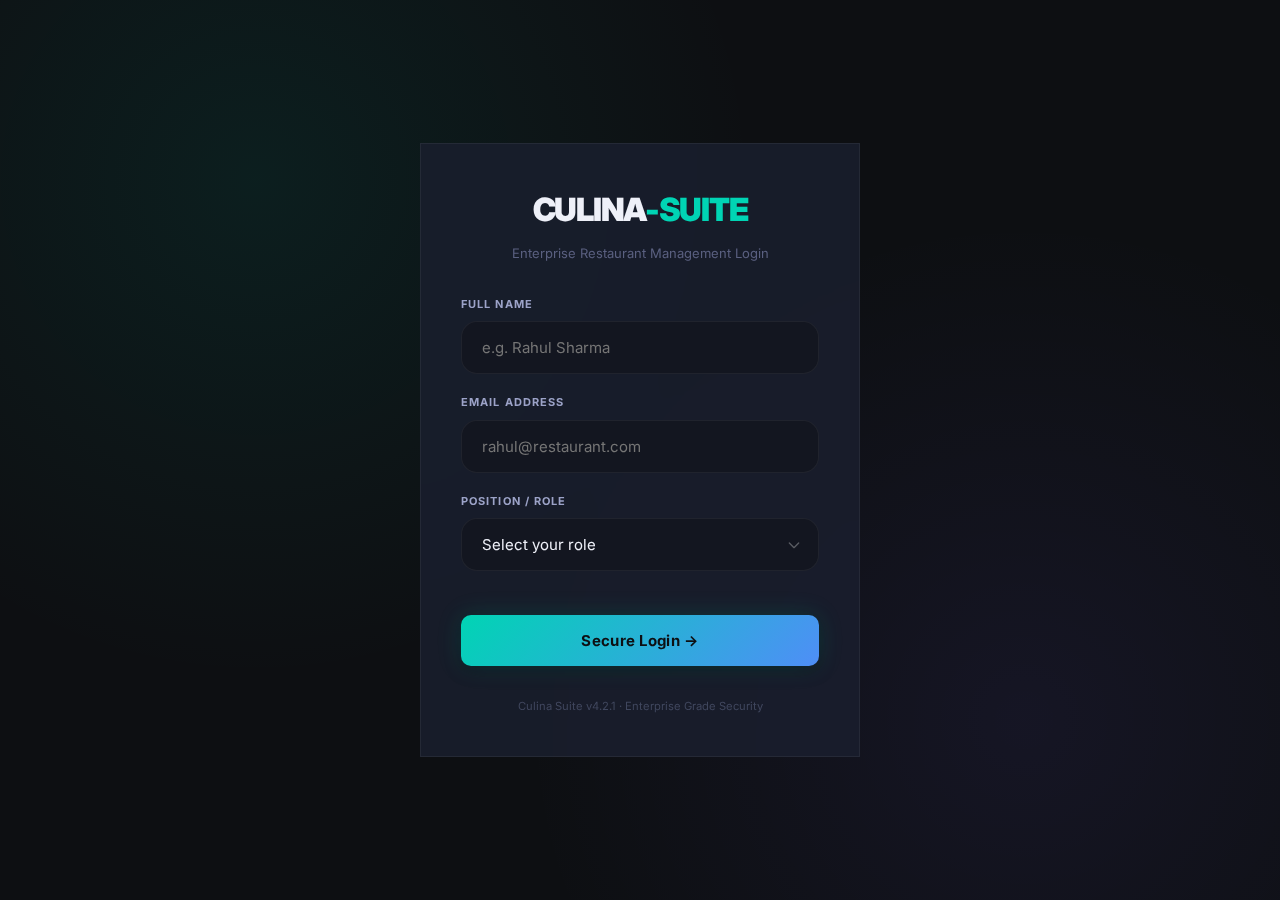
<file: customer.html>
<!DOCTYPE html>
<html lang="en">

<head>
    <meta charset="UTF-8">
    <meta name="viewport" content="width=device-width, initial-scale=1.0">
    <title>Customer Portal — CULINA-SUITE</title>
    <link href="https://fonts.googleapis.com/css2?family=Inter:wght@400;500;600;700;800;900&display=swap"
        rel="stylesheet">
    <link rel="stylesheet" href="css/style.css">
    <style>
        .portal-hero {
            padding: var(--space-20) var(--space-6) var(--space-12);
            text-align: center;
            background: radial-gradient(circle at 50% 0%, rgba(0, 212, 180, 0.08) 0%, transparent 50%);
        }

        .portal-grid {
            display: grid;
            grid-template-columns: repeat(2, 1fr);
            gap: var(--space-8);
            max-width: 1200px;
            margin: 0 auto var(--space-12);
            padding: 0 var(--space-6);
        }

        .portal-card {
            background: rgba(255, 255, 255, 0.02);
            border: 1px solid rgba(255, 255, 255, 0.08);
            border-radius: 50px;
            padding: var(--space-10);
            text-decoration: none;
            transition: all 0.6s cubic-bezier(0.16, 1, 0.3, 1);
            backdrop-filter: blur(20px);
            display: flex;
            flex-direction: column;
            gap: var(--space-4);
            position: relative;
            overflow: hidden;
        }

        .portal-card--hero {
            grid-column: span 2;
            flex-direction: row;
            justify-content: space-between;
            align-items: center;
            background: linear-gradient(135deg, rgba(0, 212, 180, 0.05) 0%, rgba(123, 97, 255, 0.05) 100%);
            border-color: rgba(0, 212, 180, 0.15);
        }

        .portal-card:hover {
            transform: translateY(-8px);
            border-color: rgba(0, 212, 180, 0.3);
            background: rgba(255, 255, 255, 0.04);
            box-shadow: 0 40px 80px -20px rgba(0, 0, 0, 0.7);
        }

        .portal-card__icon {
            width: 80px;
            height: 80px;
            background: rgba(255, 255, 255, 0.03);
            border-radius: 24px;
            display: flex;
            align-items: center;
            justify-content: center;
            font-size: 40px;
            margin-bottom: var(--space-2);
            border: 1px solid rgba(255, 255, 255, 0.1);
        }

        .portal-card__title {
            font-size: var(--text-2xl);
            font-weight: 800;
            color: var(--text-primary);
        }

        .portal-card__desc {
            font-size: var(--text-base);
            color: var(--text-secondary);
            line-height: 1.6;
            opacity: 0.8;
        }

        .welcome-badge {
            display: inline-flex;
            align-items: center;
            gap: var(--space-2);
            padding: 6px 16px;
            background: rgba(0, 212, 180, 0.1);
            border: 1px solid rgba(0, 212, 180, 0.2);
            border-radius: var(--radius-full);
            color: var(--color-primary);
            font-size: var(--text-xs);
            font-weight: 700;
            text-transform: uppercase;
            letter-spacing: 0.1em;
            margin-bottom: var(--space-6);
        }

        .rewards-points {
            font-size: 48px;
            font-weight: 900;
            color: var(--color-primary);
            line-height: 1;
        }

        .order-row {
            width: 100%;
            display: flex;
            justify-content: space-between;
            padding: var(--space-4) 0;
            border-bottom: 1px solid rgba(255, 255, 255, 0.05);
            font-size: var(--text-sm);
        }

        .order-status {
            padding: 2px 8px;
            border-radius: 6px;
            font-size: 10px;
            font-weight: 700;
            text-transform: uppercase;
            background: rgba(0, 212, 180, 0.1);
            color: var(--color-primary);
        }

        .pref-tag {
            padding: 6px 14px;
            background: rgba(255, 255, 255, 0.05);
            border: 1px solid rgba(255, 255, 255, 0.1);
            border-radius: var(--radius-full);
            font-size: var(--text-xs);
            color: var(--text-secondary);
        }

        @media (max-width: 1024px) {
            .portal-grid {
                grid-template-columns: 1fr;
            }

            .portal-card--hero {
                grid-column: span 1;
                flex-direction: column;
                text-align: center;
            }
        }

        @media (max-width: 768px) {
            .portal-card {
                border-radius: 30px;
                padding: var(--space-8);
            }
        }
    </style>
</head>

<body>
    <nav class="cs-nav">
        <!-- JS builds items -->
    </nav>

    <main>
        <section class="portal-hero" data-animate>
            <div class="welcome-badge">Loyalty Member</div>
            <h1 class="section-heading">Welcome Back, <span id="userName">Guest</span></h1>
            <p class="section-description">Your personalized dashboard for premium dining and exclusive rewards.</p>
        </section>

        <div class="portal-grid">
            <!-- Loyalty Card -->
            <div class="portal-card portal-card--hero" data-animate>
                <div>
                    <h2 class="portal-card__title">Culina Rewards</h2>
                    <p class="portal-card__desc">You're only 250 points away from your next free appetizer!</p>
                </div>
                <div style="text-align: right;">
                    <div class="rewards-points"><span data-counter="1250">0</span></div>
                    <div style="font-size: 10px; text-transform: uppercase; letter-spacing: 0.1em; opacity: 0.6;">Silver
                        Tier Member</div>
                </div>
            </div>

            <!-- Main Actions -->
            <a href="pos.html" class="portal-card" data-animate data-delay="100"
                style="align-items: center; text-align: center;">
                <div class="portal-card__icon" style="font-size: 40px; margin-bottom: 10px;">🛒</div>
                <h3 class="portal-card__title">Order Now</h3>
                <p class="portal-card__desc">Browse the menu and place a new order.</p>
            </a>

            <a href="ratings.html" class="portal-card" data-animate data-delay="200"
                style="align-items: center; text-align: center;">
                <div class="portal-card__icon" style="font-size: 40px; margin-bottom: 10px;">⭐</div>
                <h3 class="portal-card__title">Ratings</h3>
                <p class="portal-card__desc">View popular dishes and share your feedback.</p>
            </a>

            <!-- Recent Orders -->
            <div class="portal-card" data-animate data-delay="300">
                <h3 class="portal-card__title" style="margin-bottom: var(--space-4);">Recent Orders</h3>
                <div class="order-row">
                    <span>#CS-9842 · Short Ribs, Wine</span>
                    <span class="order-status">Delivered</span>
                </div>
                <div class="order-row">
                    <span>#CS-9721 · Salmon, Asparagus</span>
                    <span class="order-status">Delivered</span>
                </div>
                <div class="order-row" style="border:none;">
                    <span>#CS-9650 · Truffle Pasta</span>
                    <span class="order-status">Delivered</span>
                </div>
                <a href="#"
                    style="font-size: 11px; color: var(--color-primary); margin-top: 10px; text-decoration: none; font-weight: 700;">VIEW
                    ALL HISTORY →</a>
            </div>

            <!-- Preferences -->
            <div class="portal-card" data-animate data-delay="400">
                <h3 class="portal-card__title" style="margin-bottom: var(--space-4);">Dining Preferences</h3>
                <div style="display: flex; flex-wrap: wrap; gap: 8px;">
                    <span class="pref-tag">No Peanuts</span>
                    <span class="pref-tag">Quiet Corner Table</span>
                    <span class="pref-tag">Medium-Rare Steak</span>
                    <span class="pref-tag">Window View Preferred</span>
                </div>
                <button class="btn btn-secondary" style="margin-top: auto; padding: 10px; font-size: 11px;">Update
                    Preferences</button>
            </div>
        </div>
    </main>

    <script src="js/script.js"></script>
    <script>
        const user = getUser();
        if (user) {
            document.getElementById('userName').textContent = user.name.split(' ')[0];
        }
    </script>
</body>

</html>
</file>
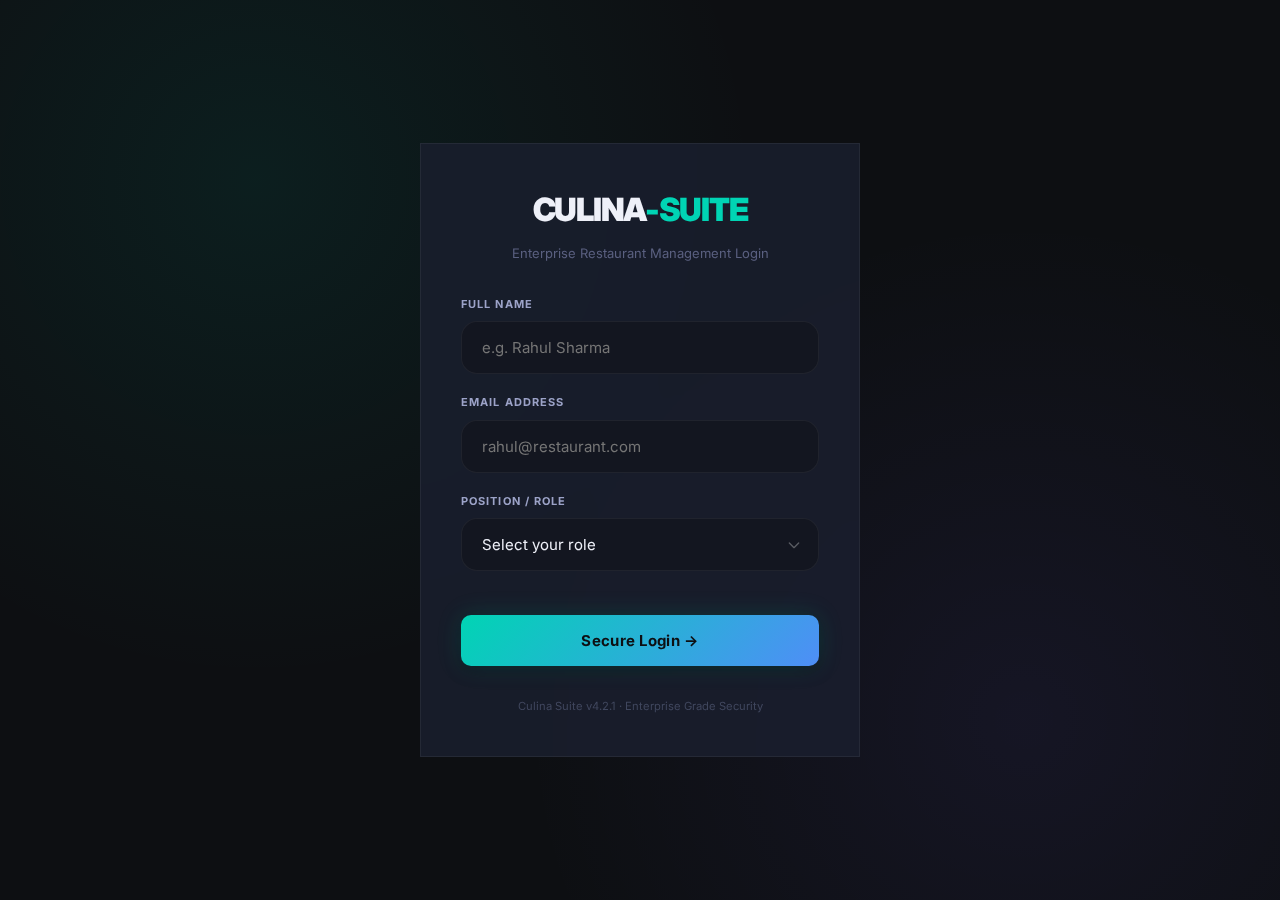
<file: inventory.html>
<!DOCTYPE html>
<html lang="en">

<head>
    <meta charset="UTF-8">
    <meta name="viewport" content="width=device-width, initial-scale=1.0">
    <title>Inventory & Recipe Manager — CULINA-SUITE</title>
    <link href="https://fonts.googleapis.com/css2?family=Inter:wght@400;500;600;700;800;900&display=swap"
        rel="stylesheet">
    <link rel="stylesheet" href="css/style.css">
    <style>
        .inv-layout {
            display: grid;
            grid-template-columns: 260px 1fr;
            height: calc(100vh - var(--nav-height));
            overflow: hidden;
        }

        .inv-sidebar {
            background: var(--color-base-800);
            border-right: 1px solid var(--border-subtle);
            display: flex;
            flex-direction: column;
            overflow: hidden;
        }

        .inv-main {
            display: flex;
            flex-direction: column;
            overflow: hidden;
        }

        .inv-tabs {
            display: flex;
            border-bottom: 1px solid var(--border-subtle);
            background: var(--color-base-800);
        }

        .inv-tab {
            padding: var(--space-4) var(--space-5);
            font-size: var(--text-sm);
            font-weight: 700;
            cursor: pointer;
            border-bottom: 2px solid transparent;
            color: var(--text-muted);
            transition: all var(--transition-fast);
        }

        .inv-tab.active {
            color: var(--color-primary);
            border-bottom-color: var(--color-primary);
        }

        .inv-content {
            flex: 1;
            overflow-y: auto;
            padding: var(--space-5);
        }

        /* Sidebar */
        .sidebar-hdr {
            padding: var(--space-4);
            border-bottom: 1px solid var(--border-subtle);
        }

        .sidebar-hdr-title {
            font-size: var(--text-sm);
            font-weight: 700;
            color: var(--text-primary);
            margin-bottom: var(--space-1);
        }

        .sidebar-hdr-sub {
            font-size: var(--text-xs);
            color: var(--text-muted);
        }

        .menu-list {
            flex: 1;
            overflow-y: auto;
        }

        .menu-list-item {
            padding: var(--space-3) var(--space-4);
            cursor: pointer;
            border-bottom: 1px solid var(--border-subtle);
            transition: all var(--transition-fast);
        }

        .menu-list-item:hover,
        .menu-list-item.active {
            background: var(--color-primary-ghost);
        }

        .menu-list-item.active {
            border-left: 2px solid var(--color-primary);
        }

        .mli-name {
            font-size: var(--text-sm);
            font-weight: 600;
            color: var(--text-primary);
        }

        .mli-cat {
            font-size: var(--text-xs);
            color: var(--text-muted);
        }

        .mli-price {
            font-size: var(--text-xs);
            font-weight: 700;
            color: var(--color-primary);
        }

        /* Recipe view */
        .recipe-header {
            background: var(--surface-card);
            border: 1px solid var(--border-subtle);
            border-radius: var(--radius-xl);
            padding: var(--space-6);
            margin-bottom: var(--space-5);
        }

        .recipe-title {
            font-size: var(--text-2xl);
            font-weight: 800;
            margin-bottom: var(--space-2);
        }

        .recipe-meta {
            display: flex;
            gap: var(--space-4);
            flex-wrap: wrap;
            margin-bottom: var(--space-4);
        }

        .rmeta {
            display: flex;
            flex-direction: column;
            gap: 2px;
        }

        .rmeta-lbl {
            font-size: 10px;
            text-transform: uppercase;
            letter-spacing: .08em;
            color: var(--text-muted);
        }

        .rmeta-val {
            font-size: var(--text-base);
            font-weight: 700;
            color: var(--text-primary);
        }

        .ingredients-grid {
            display: grid;
            grid-template-columns: repeat(auto-fill, minmax(220px, 1fr));
            gap: var(--space-3);
        }

        .ing-card {
            background: var(--color-base-800);
            border: 1px solid;
            border-radius: var(--radius-lg);
            padding: var(--space-4);
            transition: all var(--transition-base);
            position: relative;
            overflow: hidden;
        }

        .ing-card.ok {
            border-color: rgba(34, 217, 128, .2);
        }

        .ing-card.low {
            border-color: rgba(245, 166, 35, .35);
            background: rgba(245, 166, 35, .04);
        }

        .ing-card.critical {
            border-color: rgba(255, 71, 87, .35);
            background: rgba(255, 71, 87, .04);
            animation: critical-flash 3s infinite;
        }

        .ing-name {
            font-size: var(--text-sm);
            font-weight: 700;
            color: var(--text-primary);
            margin-bottom: var(--space-2);
        }

        .ing-stock {
            font-size: var(--text-xl);
            font-weight: 900;
            font-variant-numeric: tabular-nums;
        }

        .ing-card.ok .ing-stock {
            color: var(--color-success);
        }

        .ing-card.low .ing-stock {
            color: var(--color-warning);
        }

        .ing-card.critical .ing-stock {
            color: var(--color-critical);
        }

        .ing-bar {
            height: 4px;
            background: var(--color-base-600);
            border-radius: var(--radius-full);
            margin-top: var(--space-2);
            overflow: hidden;
        }

        .ing-fill {
            height: 100%;
            border-radius: var(--radius-full);
            transition: width .8s ease;
        }

        .ing-card.ok .ing-fill {
            background: var(--color-success);
        }

        .ing-card.low .ing-fill {
            background: var(--color-warning);
        }

        .ing-card.critical .ing-fill {
            background: var(--color-critical);
        }

        /* Stock table */
        .stock-toolbar {
            display: flex;
            align-items: center;
            gap: var(--space-3);
            margin-bottom: var(--space-5);
        }

        .stock-search {
            flex: 1;
            display: flex;
            align-items: center;
            gap: var(--space-3);
            background: var(--color-base-700);
            border: 1px solid var(--border-default);
            border-radius: var(--radius-md);
            padding: var(--space-3) var(--space-4);
        }

        .stock-search input {
            flex: 1;
            background: none;
            border: none;
            outline: none;
            color: var(--text-primary);
            font-size: var(--text-sm);
        }

        .stock-table-wrap {
            background: var(--surface-card);
            border: 1px solid var(--border-subtle);
            border-radius: var(--radius-xl);
            overflow: hidden;
        }

        .stock-row {
            display: grid;
            grid-template-columns: 1fr 80px 100px 80px 120px 120px;
            align-items: center;
            padding: var(--space-4);
            border-bottom: 1px solid var(--border-subtle);
            gap: var(--space-3);
            transition: background var(--transition-fast);
        }

        .stock-row:last-child {
            border-bottom: none;
        }

        .stock-row:hover {
            background: var(--surface-glass);
        }

        .stock-row.hdr {
            background: var(--color-base-750);
            font-size: 10px;
            font-weight: 700;
            text-transform: uppercase;
            letter-spacing: .08em;
            color: var(--text-muted);
        }

        .decrement-anim {
            animation: count-up .4s ease;
        }

        /* PO card */
        .po-card {
            background: var(--surface-card);
            border: 1px solid var(--border-default);
            border-radius: var(--radius-xl);
            padding: var(--space-5);
            margin-bottom: var(--space-4);
        }

        .po-header {
            display: flex;
            align-items: center;
            justify-content: space-between;
            margin-bottom: var(--space-4);
        }

        .po-items {
            display: flex;
            flex-direction: column;
            gap: var(--space-3);
        }

        .po-item {
            display: flex;
            align-items: center;
            gap: var(--space-4);
            padding: var(--space-3);
            background: var(--surface-glass);
            border-radius: var(--radius-md);
        }

        @media(max-width:900px) {
            .inv-layout {
                grid-template-columns: 1fr;
                grid-template-rows: auto 1fr;
            }

            .inv-sidebar {
                border-right: none;
                border-bottom: 1px solid var(--border-subtle);
                max-height: 200px;
            }

            .stock-row {
                grid-template-columns: 1fr 80px 100px;
            }
        }
    </style>
</head>

<body>
    <nav class="cs-nav"></nav>
    <div class="cs-page" style="height:100vh;display:flex;flex-direction:column;overflow:hidden;">
        <!-- PAGE HEADER -->
        <div
            style="padding:var(--space-4) var(--space-5);background:var(--color-base-800);border-bottom:1px solid var(--border-subtle);display:flex;align-items:center;gap:var(--space-4);">
            <div>
                <div style="font-size:var(--text-base);font-weight:800;">Inventory &amp; Recipe Manager</div>
                <div style="font-size:var(--text-xs);color:var(--text-muted);">Auto-deduction · Stock alerts · Purchase
                    orders</div>
            </div>
            <div style="margin-left:auto;display:flex;gap:var(--space-3);">
                <div
                    style="display:flex;align-items:center;gap:var(--space-2);font-size:var(--text-xs);font-weight:700;color:var(--color-critical);">
                    <span>⚠</span> 2 Critical Alerts
                </div>
                <button class="btn btn-primary btn-sm" onclick="generatePO()">+ Generate PO</button>
            </div>
        </div>

        <div class="inv-layout" style="flex:1;">
            <!-- LEFT: MENU LIST -->
            <div class="inv-sidebar">
                <div class="sidebar-hdr">
                    <div class="sidebar-hdr-title">Menu Items</div>
                    <div class="sidebar-hdr-sub">Select to view recipe map</div>
                </div>
                <div class="menu-list" id="menuList"></div>
                <!-- Cost summary -->
                <div style="padding:var(--space-4);border-top:1px solid var(--border-subtle);">
                    <div
                        style="font-size:10px;text-transform:uppercase;letter-spacing:.08em;color:var(--text-muted);margin-bottom:var(--space-2);">
                        Avg Food Cost</div>
                    <div style="font-size:var(--text-2xl);font-weight:900;color:var(--color-primary);">31.4%</div>
                    <div class="progress-bar-wrap" style="margin-top:var(--space-2);">
                        <div class="progress-bar-fill" style="width:31.4%;"></div>
                    </div>
                    <div style="font-size:10px;color:var(--text-muted);margin-top:4px;">Target: &lt;30%</div>
                </div>
            </div>

            <!-- RIGHT: MAIN CONTENT -->
            <div class="inv-main">
                <div class="inv-tabs">
                    <div class="inv-tab active" onclick="switchTab('recipe',this)">Recipe Map</div>
                    <div class="inv-tab" onclick="switchTab('stock',this)">Stock Levels</div>
                    <div class="inv-tab" onclick="switchTab('po',this)">Purchase Orders</div>
                </div>

                <!-- RECIPE TAB -->
                <div class="inv-content" id="tabRecipe">
                    <div id="recipeView"></div>
                </div>

                <!-- STOCK TAB -->
                <div class="inv-content" id="tabStock" style="display:none;">
                    <div class="stock-toolbar">
                        <div class="stock-search">
                            <span style="color:var(--text-muted);">🔍</span>
                            <input type="text" placeholder="Search ingredients..." oninput="filterStock(this.value)">
                        </div>
                        <button class="btn btn-sm btn-secondary" onclick="simulateUsage()">⚡ Simulate Usage</button>
                        <button class="btn btn-sm btn-ghost" onclick="renderStock()">↺ Refresh</button>
                    </div>
                    <div class="stock-table-wrap">
                        <div class="stock-row hdr">
                            <span>Ingredient</span><span>On Hand</span><span>Min
                                Level</span><span>Unit</span><span>Status</span><span>Supplier</span>
                        </div>
                        <div id="stockTable"></div>
                    </div>
                </div>

                <!-- PO TAB -->
                <div class="inv-content" id="tabPO" style="display:none;">
                    <div id="poContent"></div>
                </div>
            </div>
        </div>
    </div>

    <script src="js/script.js"></script>
    <script>
        let selectedItem = CS.menu[0];
        const stockData = [...CS.inventory];

        /* ── MENU LIST ── */
        function renderMenuList() {
            const list = document.getElementById('menuList');
            list.innerHTML = CS.menu.map((item, i) => `
        <div class="menu-list-item ${i === 0 ? 'active' : ''}" onclick="selectMenuItem(${item.id},this)">
          <div class="mli-name">${item.name}</div>
          <div style="display:flex;justify-content:space-between;margin-top:2px;">
            <div class="mli-cat">${item.category}</div>
            <div class="mli-price">₹${item.price}</div>
          </div>
        </div>`).join('');
        }

        function selectMenuItem(id, el) {
            document.querySelectorAll('.menu-list-item').forEach(e => e.classList.remove('active'));
            el.classList.add('active');
            selectedItem = CS.menu.find(m => m.id === id);
            renderRecipe();
        }

        /* ── RECIPE MAP ── */
        function renderRecipe() {
            if (!selectedItem) return;
            const costPct = Math.round((selectedItem.cost / selectedItem.price) * 100);
            const profitPct = 100 - costPct;
            const doc = document.getElementById('recipeView');
            doc.innerHTML = `
        <div class="recipe-header">
          <div class="recipe-title">${selectedItem.name}</div>
          <div style="display:flex;gap:var(--space-3);flex-wrap:wrap;margin-bottom:var(--space-4);">
            <span class="badge badge-primary">SKU: ${selectedItem.sku}</span>
            <span class="badge badge-neutral">${selectedItem.category}</span>
            <span class="badge badge-success">In Stock: ${selectedItem.stock}</span>
          </div>
          <div class="recipe-meta">
            <div class="rmeta"><div class="rmeta-lbl">Sell Price</div><div class="rmeta-val">₹${selectedItem.price}</div></div>
            <div class="rmeta"><div class="rmeta-lbl">Food Cost</div><div class="rmeta-val">₹${selectedItem.cost}</div></div>
            <div class="rmeta"><div class="rmeta-lbl">Cost %</div><div class="rmeta-val" style="color:${costPct > 35 ? 'var(--color-critical)' : costPct > 28 ? 'var(--color-warning)' : 'var(--color-success)'};">${costPct}%</div></div>
            <div class="rmeta"><div class="rmeta-lbl">Profit Margin</div><div class="rmeta-val" style="color:var(--color-success);">${profitPct}%</div></div>
          </div>
          <div style="margin-bottom:var(--space-2);font-size:var(--text-xs);color:var(--text-muted);">Cost Ratio</div>
          <div class="progress-bar-wrap"><div class="progress-bar-fill" style="width:${costPct}%;background:${costPct > 35 ? 'var(--color-critical)' : costPct > 28 ? 'var(--color-warning)' : 'var(--color-success)'};" ></div></div>
        </div>
        <div style="margin-bottom:var(--space-4);">
          <div style="font-size:var(--text-base);font-weight:700;margin-bottom:var(--space-3);">Ingredient Mapping <span style="font-size:var(--text-xs);color:var(--text-muted);font-weight:400;">(${selectedItem.ingredients.length} components)</span></div>
          <div class="ingredients-grid" id="ingGrid"></div>
        </div>
        <div style="padding:var(--space-4);background:var(--color-primary-ghost);border:1px solid var(--border-primary);border-radius:var(--radius-lg);font-size:var(--text-sm);color:var(--text-secondary);">
          <strong style="color:var(--color-primary);">Auto-Deduction Active:</strong> When this item is confirmed at POS, stock levels for all linked ingredients are automatically decremented in real-time.
        </div>`;
            renderIngredients();
        }

        function renderIngredients() {
            const grid = document.getElementById('ingGrid');
            if (!grid || !selectedItem) return;
            grid.innerHTML = selectedItem.ingredients.map(ingName => {
                const inv = stockData.find(i => i.name.toLowerCase().includes(ingName.toLowerCase().split(' ')[0])) || { onHand: 10, minLevel: 5, status: 'ok', unit: 'units' };
                const pct = Math.min((inv.onHand / Math.max(inv.minLevel * 2, 1)) * 100, 100);
                return `
          <div class="ing-card ${inv.status}" data-ing="${ingName}">
            <div class="ing-name">${ingName}</div>
            <div class="ing-stock">${inv.onHand} <span style="font-size:var(--text-xs);font-weight:500;opacity:.7;">${inv.unit}</span></div>
            <div style="display:flex;justify-content:space-between;font-size:10px;color:var(--text-muted);margin-top:var(--space-2);">
              <span>Min: ${inv.minLevel} ${inv.unit}</span>
              <span class="badge ${inv.status === 'ok' ? 'badge-success' : inv.status === 'low' ? 'badge-warning' : 'badge-critical'}" style="font-size:8px;">${inv.status.toUpperCase()}</span>
            </div>
            <div class="ing-bar"><div class="ing-fill" style="width:${pct}%;"></div></div>
          </div>`;
            }).join('');
        }

        /* ── STOCK TABLE ── */
        function renderStock(filter = '') {
            let items = filter ? stockData.filter(i => i.name.toLowerCase().includes(filter.toLowerCase())) : stockData;
            document.getElementById('stockTable').innerHTML = items.map(item => {
                const pct = Math.min((item.onHand / Math.max(item.minLevel * 2, 1)) * 100, 100);
                const statusMap = { ok: 'badge-success', low: 'badge-warning', critical: 'badge-critical' };
                return `
          <div class="stock-row">
            <div>
              <div style="font-size:var(--text-sm);font-weight:600;color:var(--text-primary);">${item.name}</div>
              <div style="font-size:var(--text-xs);color:var(--text-muted);">${item.id}</div>
            </div>
            <div style="font-size:var(--text-sm);font-weight:700;color:${item.status === 'ok' ? 'var(--color-success)' : item.status === 'low' ? 'var(--color-warning)' : 'var(--color-critical)'};" id="stock-${item.id}">${item.onHand}</div>
            <div style="font-size:var(--text-sm);color:var(--text-secondary);">${item.minLevel}</div>
            <div style="font-size:var(--text-sm);color:var(--text-muted);">${item.unit}</div>
            <div><span class="badge ${statusMap[item.status]}">${item.status.toUpperCase()}</span></div>
            <div style="font-size:var(--text-xs);color:var(--text-secondary);">${item.supplier}</div>
          </div>`;
            }).join('');
        }

        function filterStock(v) { renderStock(v); }

        function simulateUsage() {
            stockData.forEach(item => {
                const usage = Math.random() * 2;
                item.onHand = Math.max(0, parseFloat((item.onHand - usage).toFixed(1)));
                if (item.onHand <= 0) item.status = 'critical';
                else if (item.onHand <= item.minLevel) item.status = item.onHand < item.minLevel * 0.5 ? 'critical' : 'low';
                else item.status = 'ok';
            });
            renderStock();
            renderIngredients();
            showToast('Usage simulated — stock levels updated', 'info');
        }

        /* ── PURCHASE ORDERS ── */
        function renderPO() {
            const alerts = stockData.filter(i => i.status !== 'ok');
            document.getElementById('poContent').innerHTML = `
        <div style="display:flex;align-items:center;justify-content:space-between;margin-bottom:var(--space-5);">
          <div>
            <div style="font-size:var(--text-lg);font-weight:700;">Auto-Generated Purchase Orders</div>
            <div style="font-size:var(--text-xs);color:var(--text-muted);">${alerts.length} items below threshold</div>
          </div>
          <button class="btn btn-primary btn-sm" onclick="submitAllPOs()">Submit All POs</button>
        </div>
        ${alerts.length === 0 ? '<div style="text-align:center;padding:var(--space-12);color:var(--text-muted);">All stock levels are healthy ✓</div>' :
                    alerts.map(item => `
          <div class="po-card">
            <div class="po-header">
              <div>
                <div style="font-size:var(--text-base);font-weight:700;">${item.name}</div>
                <div style="font-size:var(--text-xs);color:var(--text-muted);">Supplier: ${item.supplier}</div>
              </div>
              <div style="text-align:right;">
                <div class="badge ${item.status === 'critical' ? 'badge-critical' : 'badge-warning'}">${item.status.toUpperCase()}</div>
                <div style="font-size:var(--text-xs);color:var(--text-muted);margin-top:4px;">₹${(item.costPerUnit * item.reorderQty).toLocaleString('en-IN')} est.</div>
              </div>
            </div>
            <div class="po-items">
              <div class="po-item">
                <span style="font-size:var(--text-xs);color:var(--text-muted);width:80px;">Current</span>
                <span style="font-size:var(--text-sm);font-weight:700;color:${item.status === 'critical' ? 'var(--color-critical)' : 'var(--color-warning)'};">${item.onHand} ${item.unit}</span>
              </div>
              <div class="po-item">
                <span style="font-size:var(--text-xs);color:var(--text-muted);width:80px;">Min Level</span>
                <span style="font-size:var(--text-sm);font-weight:700;">${item.minLevel} ${item.unit}</span>
              </div>
              <div class="po-item">
                <span style="font-size:var(--text-xs);color:var(--text-muted);width:80px;">Order Qty</span>
                <span style="font-size:var(--text-sm);font-weight:700;color:var(--color-primary);">${item.reorderQty} ${item.unit}</span>
              </div>
            </div>
            <div style="display:flex;gap:var(--space-2);margin-top:var(--space-4);">
              <button class="btn btn-primary btn-sm flex-1" onclick="submitPO('${item.id}','${item.name}')">✓ Submit PO</button>
              <button class="btn btn-ghost btn-sm" onclick="showToast('Edit mode TBD','info')">✎ Edit</button>
            </div>
          </div>`).join('')}`;
        }

        function generatePO() { switchTab('po', document.querySelectorAll('.inv-tab')[2]); renderPO(); }
        function submitPO(id, name) { showToast(`PO submitted for ${name}`, 'success'); }
        function submitAllPOs() { showToast('All purchase orders submitted to suppliers', 'success'); }

        function switchTab(tab, el) {
            document.querySelectorAll('.inv-tab').forEach(t => t.classList.remove('active'));
            el.classList.add('active');
            document.getElementById('tabRecipe').style.display = tab === 'recipe' ? 'block' : 'none';
            document.getElementById('tabStock').style.display = tab === 'stock' ? 'block' : 'none';
            document.getElementById('tabPO').style.display = tab === 'po' ? 'block' : 'none';
            if (tab === 'stock') renderStock();
            if (tab === 'po') renderPO();
        }

        renderMenuList();
        renderRecipe();
    </script>
</body>

</html>
</file>
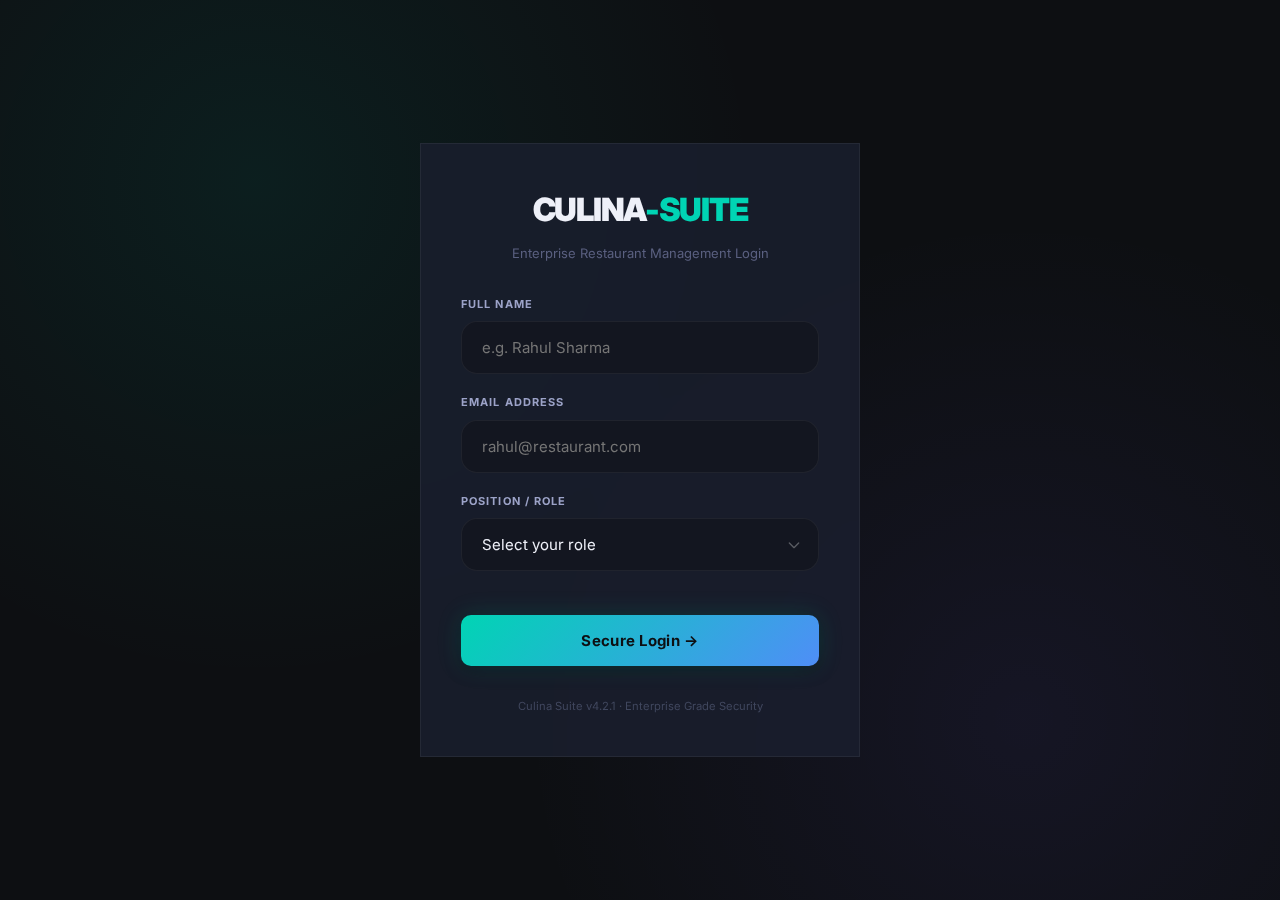
<file: kds.html>
<!DOCTYPE html>
<html lang="en">

<head>
    <meta charset="UTF-8">
    <meta name="viewport" content="width=device-width, initial-scale=1.0">
    <title>Kitchen Display System — CULINA-SUITE</title>
    <link href="https://fonts.googleapis.com/css2?family=Inter:wght@400;500;600;700;800;900&display=swap"
        rel="stylesheet">
    <link rel="stylesheet" href="css/style.css">
    <style>
        .kds-layout {
            display: flex;
            flex-direction: column;
            height: calc(100vh - var(--nav-height));
            overflow: hidden;
            background: var(--color-base-900);
            position: relative;
        }

        /* Animated Grid Background */
        .kds-layout::before {
            content: '';
            position: absolute;
            inset: 0;
            background-image:
                linear-gradient(rgba(0, 212, 180, 0.05) 1px, transparent 1px),
                linear-gradient(90deg, rgba(0, 212, 180, 0.05) 1px, transparent 1px);
            background-size: 50px 50px;
            mask-image: radial-gradient(circle at 50% 50%, black, transparent 80%);
            z-index: 0;
            pointer-events: none;
            animation: grid-pulse 10s ease-in-out infinite;
        }

        @keyframes grid-pulse {

            0%,
            100% {
                opacity: 0.3;
                transform: scale(1);
            }

            50% {
                opacity: 0.5;
                transform: scale(1.05);
            }
        }

        .kds-toolbar {
            padding: var(--space-4) var(--space-6);
            background: rgba(13, 15, 18, 0.8);
            backdrop-filter: blur(20px);
            -webkit-backdrop-filter: blur(20px);
            border-bottom: 1px solid rgba(255, 255, 255, 0.05);
            display: flex;
            align-items: center;
            justify-content: space-between;
            gap: var(--space-6);
            z-index: 10;
        }

        .kds-toolbar__left,
        .kds-toolbar__center,
        .kds-toolbar__right {
            display: flex;
            align-items: center;
            gap: var(--space-4);
        }

        .kds-station-tabs {
            background: rgba(255, 255, 255, 0.03);
            padding: 4px;
            border-radius: var(--radius-full);
            border: 1px solid rgba(255, 255, 255, 0.05);
        }

        .kds-tab {
            padding: var(--space-2) var(--space-5);
            font-size: var(--text-xs);
            font-weight: 700;
            cursor: pointer;
            border-radius: var(--radius-full);
            color: var(--text-muted);
            transition: all 0.3s cubic-bezier(0.16, 1, 0.3, 1);
            letter-spacing: .08em;
            text-transform: uppercase;
        }

        .kds-tab.active {
            color: var(--color-primary);
            background: rgba(0, 212, 180, 0.1);
            box-shadow: 0 0 15px rgba(0, 212, 180, 0.1);
        }

        .kds-stats {
            display: flex;
            align-items: center;
            gap: var(--space-3);
        }

        .kstat {
            position: relative;
            text-align: center;
            padding: var(--space-2) var(--space-4);
            background: rgba(255, 255, 255, 0.02);
            border: 1px solid rgba(255, 255, 255, 0.05);
            border-radius: var(--radius-lg);
            min-width: 80px;
            overflow: hidden;
        }

        /* Nexus Border for KStats */
        .kstat::before {
            content: '';
            position: absolute;
            inset: -1px;
            background: linear-gradient(90deg, transparent, var(--stat-color, var(--color-primary)), transparent);
            background-size: 200% 100%;
            animation: nexus-line 4s linear infinite;
            z-index: -1;
            opacity: 0.1;
            mask: linear-gradient(#fff 0 0) content-box, linear-gradient(#fff 0 0);
            mask-composite: exclude;
            -webkit-mask-composite: destination-out;
            padding: 1px;
        }

        @keyframes nexus-line {
            0% {
                background-position: -200% 0;
            }

            100% {
                background-position: 200% 0;
            }
        }

        .kstat__val {
            font-size: var(--text-lg);
            font-weight: 900;
            font-variant-numeric: tabular-nums;
        }

        .kstat__lbl {
            font-size: 8px;
            text-transform: uppercase;
            letter-spacing: .1em;
            color: var(--text-muted);
            margin-top: -2px;
        }

        .kds-board-container {
            flex: 1;
            display: flex;
            overflow: hidden;
            position: relative;
        }

        .kds-board {
            flex: 1;
            overflow-y: auto;
            padding: var(--space-6);
            display: grid;
            grid-template-columns: repeat(auto-fill, minmax(400px, 1fr));
            gap: var(--space-6);
            align-content: start;
            z-index: 1;
        }

        /* High-Density Card Refinements */
        .kds-card__header {
            padding: var(--space-4);
            display: grid;
            grid-template-columns: 80px 1fr 100px;
            align-items: center;
            gap: var(--space-3);
            border-bottom: 1px solid rgba(255, 255, 255, 0.05);
            background: rgba(255, 255, 255, 0.01);
        }

        .kds-order-info {
            display: flex;
            flex-direction: column;
            gap: 2px;
        }

        .kds-meta-row {
            display: flex;
            align-items: center;
            gap: var(--space-2);
            font-size: 10px;
            color: var(--text-muted);
            white-space: nowrap;
        }

        /* Dual Column Items */
        .kds-items.dual-col {
            display: grid;
            grid-template-columns: 1fr 1fr;
            gap: var(--space-3);
        }

        /* Nexus Rush Pulse */
        @keyframes rush-pulse {
            0% {
                box-shadow: 0 0 0 0 rgba(255, 71, 87, 0.4);
                border-color: rgba(255, 71, 87, 0.4);
            }

            70% {
                box-shadow: 0 0 30px 10px rgba(255, 71, 87, 0);
                border-color: rgba(255, 71, 87, 0.8);
            }

            100% {
                box-shadow: 0 0 0 0 rgba(255, 71, 87, 0);
                border-color: rgba(255, 71, 87, 0.4);
            }
        }

        .kds-card.rush {
            animation: rush-pulse 2s infinite;
            background: rgba(255, 71, 87, 0.05);
        }

        /* Status Footer */
        .kds-footer {
            padding: var(--space-2) var(--space-6);
            background: rgba(13, 15, 18, 0.9);
            border-top: 1px solid rgba(255, 255, 255, 0.05);
            display: flex;
            justify-content: space-between;
            align-items: center;
            font-size: 10px;
            color: var(--text-muted);
            z-index: 10;
        }

        .status-pill {
            display: flex;
            align-items: center;
            gap: var(--space-2);
        }

        .status-dot {
            width: 6px;
            height: 6px;
            background: var(--color-success);
            border-radius: 50%;
            box-shadow: 0 0 8px var(--color-success);
        }

        /* Load Gauge */
        .load-gauge {
            width: 120px;
            height: 4px;
            background: rgba(255, 255, 255, 0.05);
            border-radius: 2px;
            margin-left: var(--space-4);
            position: relative;
            overflow: hidden;
        }

        .load-gauge__fill {
            height: 100%;
            background: var(--color-primary);
            width: 0%;
            transition: width 1s ease, background 0.5s ease;
        }

        /* Performance Drawer */
        .kds-drawer {
            width: 320px;
            background: rgba(13, 15, 18, 0.4);
            backdrop-filter: blur(40px);
            -webkit-backdrop-filter: blur(40px);
            border-left: 1px solid rgba(255, 255, 255, 0.05);
            display: flex;
            flex-direction: column;
            transition: transform 0.5s cubic-bezier(0.16, 1, 0.3, 1);
            position: absolute;
            right: 0;
            top: 0;
            bottom: 0;
            z-index: 20;
            transform: translateX(100%);
        }

        .kds-drawer.open {
            transform: translateX(0);
        }

        .kds-drawer__header {
            padding: var(--space-5);
            border-bottom: 1px solid rgba(255, 255, 255, 0.05);
            font-weight: 800;
            font-size: var(--text-sm);
            text-transform: uppercase;
            letter-spacing: 0.1em;
            display: flex;
            justify-content: space-between;
            align-items: center;
        }

        .kds-drawer__content {
            padding: var(--space-5);
            overflow-y: auto;
        }

        .kds-metric-card {
            background: rgba(255, 255, 255, 0.03);
            border: 1px solid rgba(255, 255, 255, 0.05);
            border-radius: var(--radius-xl);
            padding: var(--space-4);
            margin-bottom: var(--space-4);
        }

        .kds-card {
            border-radius: 40px;
            border: 1px solid rgba(255, 255, 255, 0.08);
            overflow: hidden;
            transition: all 0.5s cubic-bezier(0.16, 1, 0.3, 1);
            position: relative;
            background: rgba(255, 255, 255, 0.02);
            backdrop-filter: blur(10px);
            box-shadow: 0 10px 30px rgba(0, 0, 0, 0.3);
            display: flex;
            flex-direction: column;
        }

        .kds-card .kds-progress {
            height: 3px;
            background: rgba(255, 255, 255, 0.05);
        }

        .kds-card:hover {
            transform: translateY(-8px) scale(1.02);
            border-color: rgba(0, 212, 180, 0.3);
            box-shadow: 0 30px 60px -12px rgba(0, 0, 0, 0.6), 0 0 20px rgba(0, 212, 180, 0.1);
        }

        .kds-card.warning {
            border-color: rgba(245, 166, 35, 0.4);
        }

        .kds-card.critical {
            border-color: rgba(255, 71, 87, 0.4);
        }

        .kds-card.rush {
            border-color: var(--color-critical);
        }

        .kds-order-id {
            font-size: var(--text-base);
            font-weight: 900;
            letter-spacing: -.02em;
        }

        .kds-card.normal .kds-order-id {
            color: var(--text-primary);
        }

        .kds-card.warning .kds-order-id {
            color: var(--color-warning);
        }

        .kds-card.critical .kds-order-id {
            color: var(--color-critical);
        }

        .kds-card.critical .kds-order-id {
            color: var(--color-critical);
        }

        .kds-meta {
            font-size: var(--text-xs);
            color: var(--text-muted);
            margin-top: 2px;
        }

        .kds-timer {
            margin-left: auto;
            text-align: right;
        }

        .kds-elapsed {
            font-size: var(--text-2xl);
            font-weight: 900;
            font-variant-numeric: tabular-nums;
            font-family: var(--font-mono);
        }

        .kds-card.normal .kds-elapsed {
            color: var(--color-success);
        }

        .kds-card.warning .kds-elapsed {
            color: var(--color-warning);
        }

        .kds-card.critical .kds-elapsed {
            color: var(--color-critical);
        }

        .kds-status-text {
            font-size: 10px;
            font-weight: 800;
            text-transform: uppercase;
            letter-spacing: .1em;
            opacity: .8;
        }

        .kds-items {
            padding: var(--space-3) var(--space-4);
            display: flex;
            flex-direction: column;
            gap: var(--space-2);
        }

        .kds-item {
            display: flex;
            align-items: center;
            gap: var(--space-3);
            padding: var(--space-2) var(--space-3);
            background: var(--surface-glass);
            border-radius: var(--radius-md);
        }

        .kds-item__qty {
            width: 28px;
            height: 28px;
            border-radius: var(--radius-sm);
            display: flex;
            align-items: center;
            justify-content: center;
            font-size: var(--text-sm);
            font-weight: 900;
            background: var(--color-base-600);
        }

        .kds-item__name {
            flex: 1;
            font-size: var(--text-sm);
            font-weight: 600;
            color: var(--text-primary);
        }

        .kds-item__mod {
            font-size: var(--text-xs);
            color: var(--color-warning);
            margin-top: 1px;
        }

        .kds-item.done .kds-item__name {
            text-decoration: line-through;
            color: var(--text-muted);
        }

        .kds-progress {
            height: 4px;
            background: var(--color-base-600);
        }

        .kds-progress-fill {
            height: 100%;
            background: linear-gradient(90deg, var(--color-success), var(--color-primary));
            transition: width 1s linear;
        }

        .kds-actions {
            padding: var(--space-3) var(--space-4);
            display: flex;
            gap: var(--space-2);
            border-top: 1px solid var(--border-subtle);
        }

        .kds-complete-btn {
            flex: 1;
            padding: var(--space-3);
            border-radius: var(--radius-md);
            font-size: var(--text-sm);
            font-weight: 700;
            cursor: pointer;
            border: none;
            transition: all var(--transition-fast);
        }

        .kds-card.normal .kds-complete-btn {
            background: var(--color-success-bg);
            color: var(--color-success);
            border: 1px solid rgba(34, 217, 128, .3);
        }

        .kds-card.warning .kds-complete-btn {
            background: var(--color-warning-bg);
            color: var(--color-warning);
            border: 1px solid rgba(245, 166, 35, .3);
        }

        .kds-card.critical .kds-complete-btn {
            background: var(--color-critical-bg);
            color: var(--color-critical);
            border: 1px solid rgba(255, 71, 87, .3);
        }

        .kds-complete-btn:hover {
            filter: brightness(1.3);
        }

        .new-order-flash {
            animation: bounce-in .5s ease both;
        }

        .kds-empty {
            display: flex;
            flex-direction: column;
            align-items: center;
            justify-content: center;
            gap: var(--space-4);
            padding: var(--space-12);
            color: var(--text-muted);
            grid-column: 1/-1;
        }

        @media(max-width:768px) {
            .kds-board {
                grid-template-columns: 1fr;
            }

            .kds-stats {
                display: none;
            }
        }
    </style>
</head>

<body>
    <nav class="cs-nav"></nav>
    <div class="cs-page kds-layout">
        <!-- TOOLBAR -->
        <div class="kds-toolbar">
            <div class="kds-toolbar__left">
                <div class="logo" style="margin:0;font-size:var(--text-lg);">CULINA<span>-SUITE</span></div>
                <div class="live-badge" style="margin-left:var(--space-2);">KDS ACTIVE</div>
            </div>

            <div class="kds-toolbar__center">
                <div class="kds-station-tabs">
                    <div class="kds-tab active" onclick="switchStation('all',this)">All Stations</div>
                    <div class="kds-tab" onclick="switchStation('Kitchen',this)">🍳 Kitchen</div>
                    <div class="kds-tab" onclick="switchStation('Bar',this)">🍸 Bar</div>
                </div>
            </div>

            <div class="kds-toolbar__right">
                <div class="kds-stats">
                    <div class="kstat" style="--stat-color:var(--color-primary);">
                        <div class="kstat__val" id="statTotal" style="color:var(--color-primary);">0</div>
                        <div class="kstat__lbl">Total</div>
                    </div>
                </div>
                <!-- Kitchen Pulse Load Gauge -->
                <div class="kds-pulse-module"
                    style="display:flex;align-items:center;gap:var(--space-2);background:rgba(255,255,255,0.03);padding:var(--space-2) var(--space-3);border-radius:var(--radius-lg);border:1px solid rgba(255,255,255,0.05);">
                    <div class="kstat__lbl" style="margin:0;font-size:9px;">Pulse</div>
                    <div class="load-gauge">
                        <div class="load-gauge__fill" id="loadGaugeFill"></div>
                    </div>
                </div>
                <div id="live-clock"
                    style="font-family:var(--font-mono);font-size:var(--text-xs);color:var(--text-muted);min-width:70px;">
                </div>
                <button class="btn btn-sm btn-secondary" onclick="injectOrder()">+ Ticket</button>
                <button class="btn btn-sm btn-ghost" onclick="toggleDrawer()">📊 Efficiency</button>
            </div>
        </div>

        <!-- MAIN VIEW -->
        <div class="kds-board-container">
            <div class="kds-board" id="kdsBoard"></div>

            <!-- PERFORMANCE DRAWER -->
            <div class="kds-drawer" id="kdsDrawer">
                <div class="kds-drawer__header">
                    <span>Performance Metrics</span>
                    <button class="btn btn-sm btn-ghost" onclick="toggleDrawer()">✕</button>
                </div>
                <div class="kds-drawer__content">
                    <div class="kds-metric-card">
                        <div class="kstat__lbl">Avg. Prep Time</div>
                        <div class="kstat__val" style="color:var(--color-primary);" id="avgPrep">12.4m</div>
                    </div>
                    <div class="kds-metric-card">
                        <div class="kstat__lbl">Station Load</div>
                        <div class="kstat__val" style="color:var(--color-warning);" id="stationLoad">84%</div>
                    </div>
                    <div class="kds-metric-card">
                        <div class="kstat__lbl">Completed Today</div>
                        <div class="kstat__val" style="color:var(--color-success);" id="completedToday">142</div>
                    </div>

                    <div style="margin-top:var(--space-8);">
                        <div class="kstat__lbl" style="margin-bottom:var(--space-4);">Recent History</div>
                        <div id="kdsHistory" style="display:flex;flex-direction:column;gap:var(--space-2);">
                            <!-- History items injected here -->
                        </div>
                    </div>
                </div>
            </div>
        </div>

        <!-- STATUS FOOTER -->
        <footer class="kds-footer">
            <div class="status-pill">
                <div class="status-dot"></div>
                <span style="letter-spacing:0.05em;">PLATFORM CONNECTED — REGION: US-EAST-1</span>
            </div>
            <div style="display:flex;gap:var(--space-6);letter-spacing:0.05em;">
                <span>LATENCY: 24ms</span>
                <span>WS SYNC: ACTIVE</span>
                <span>SECURE SESSION: KDS-041</span>
            </div>
        </footer>
    </div>
    <script src="js/script.js"></script>
    <script>
        const names = ['Marco', 'Sofia', 'Leo', 'Elena', 'Julian'];
        const getWaiter = () => names[Math.floor(Math.random() * names.length)];
        const getRelTime = () => {
            const now = new Date();
            now.setMinutes(now.getMinutes() - Math.floor(Math.random() * 20));
            return now.toLocaleTimeString([], { hour: '2-digit', minute: '2-digit' });
        };

        let orders = [...CS.kdsOrders.map(o => ({
            ...o,
            waiter: getWaiter(),
            orderTime: getRelTime(),
            items: o.items.map(i => ({ ...i, done: false })),
            startedAt: Date.now() - o.elapsed * 60000
        }))];
        let history = [];
        let curStation = 'all';

        const ICON_MAP = {
            'Pizza': '🍕', 'Risotto': '🍲', 'Pasta': '🍝', 'Salad': '🥗', 'Burrata': '🧀',
            'Piccata': '🍗', 'Salmon': '🐟', 'Martini': '🍸', 'Burger': '🍔', 'Steak': '🥩'
        };

        function getIcon(name) {
            for (const key in ICON_MAP) { if (name.includes(key)) return ICON_MAP[key]; }
            return '🍽️';
        }

        function toggleDrawer() {
            const drawer = document.getElementById('kdsDrawer');
            drawer.classList.toggle('open');
        }

        function getPriority(elapsed) {
            if (elapsed >= 20) return 'critical';
            if (elapsed >= 12) return 'warning';
            return 'normal';
        }

        function getStatusText(p) {
            if (p === 'critical') return 'CRITICAL — ESCALATED';
            if (p === 'warning') return 'DELAYED';
            return 'PREPARING';
        }

        function buildCard(order, idx) {
            const elapsed = order.elapsed;
            const priority = getPriority(elapsed);
            const isRush = elapsed >= 15;
            const progress = Math.min((elapsed / 25) * 100, 100);
            const typeBadge = order.type === 'Delivery' ? 'badge-critical' : order.type === 'Takeaway' ? 'badge-warning' : 'badge-neutral';

            const card = document.createElement('div');
            card.className = `kds-card ${priority} ${isRush ? 'rush' : ''} kds-order new-order-flash`;
            card.dataset.id = order.id;
            card.dataset.elapsed = elapsed;
            card.dataset.station = order.station;

            const isLarge = order.items.length > 3;

            card.innerHTML = `
                <div class="kds-card__header">
                  <div class="kds-order-id" style="font-size:18px;">${order.id}</div>
                  <div class="kds-order-info">
                    <div class="kds-meta-row" style="color:var(--text-primary);font-weight:700;">
                        <span>Table ${order.table}</span>
                        <span class="badge ${typeBadge}">${order.type}</span>
                    </div>
                    <div class="kds-meta-row">
                        <span>👤 ${order.waiter}</span>
                        <span>•</span>
                        <span>🕒 ${order.orderTime}</span>
                        <span>•</span>
                        <span>${order.station}</span>
                    </div>
                  </div>
                  <div class="kds-timer">
                    <div class="kds-elapsed" style="font-size:20px;">${elapsed}m</div>
                    <div class="kds-status-text" style="font-size:8px;">${getStatusText(priority)}</div>
                  </div>
                </div>
                <div class="kds-progress"><div class="kds-progress-fill" style="width:${progress}%;"></div></div>
                <div class="kds-items ${isLarge ? 'dual-col' : ''}" style="padding:16px;">
                  ${order.items.map((item, i) => `
                    <div class="kds-item ${item.done ? 'done' : ''}" onclick="toggleItem('${order.id}',${i})">
                      <div class="kds-item__qty">${item.qty}</div>
                      <div style="flex:1;">
                        <div class="kds-item__name">${getIcon(item.name)} ${item.name}</div>
                        ${item.mods ? `<div class="kds-item__mod">⚑ ${item.mods}</div>` : ''}
                      </div>
                      ${item.done ? '<span style="color:var(--color-success);font-size:16px;">✓</span>' : ''}
                    </div>`).join('')}
                </div>
                <div class="kds-actions">
                  <button class="btn btn-sm btn-ghost" onclick="bumpOrder('${order.id}')" style="font-size:11px;">⏭ BUMP</button>
                  <button class="kds-complete-btn" onclick="completeOrder('${order.id}')" style="font-size:11px;">COMPLETE TICKET</button>
                </div>`;
            return card;
        }

        function renderBoard() {
            const board = document.getElementById('kdsBoard');
            board.innerHTML = '';
            const filtered = curStation === 'all' ? orders : orders.filter(o => o.station === curStation);
            if (!filtered.length) {
                board.innerHTML = '<div class="kds-empty"><div style="font-size:64px;opacity:.2;">🍽️</div><div style="font-size:var(--text-lg);font-weight:700;">No active orders</div><div style="font-size:var(--text-sm);">Ready for the next rush</div></div>';
                return;
            }
            const sorted = [...filtered].sort((a, b) => b.elapsed - a.elapsed);
            sorted.forEach((o, i) => {
                const card = buildCard(o, i);
                card.style.animationDelay = i * 0.05 + 's';
                board.appendChild(card);
            });
            updateStats();
        }

        function updateStats() {
            let normal = 0, warn = 0, crit = 0;
            orders.forEach(o => { const p = getPriority(o.elapsed); if (p === 'normal') normal++; else if (p === 'warning') warn++; else crit++; });
            document.getElementById('statTotal').textContent = orders.length;

            // Calc efficiency
            const totalDone = history.length || 1;
            const avg = (history.reduce((acc, o) => acc + o.elapsed, 0) / totalDone).toFixed(1);

            const loadPerc = Math.min(orders.length * 15, 100);

            document.getElementById('avgPrep').textContent = avg + 'm';
            document.getElementById('completedToday').textContent = history.length;
            document.getElementById('stationLoad').textContent = loadPerc + '%';

            const gauge = document.getElementById('loadGaugeFill');
            if (gauge) {
                gauge.style.width = loadPerc + '%';
                gauge.style.background = loadPerc > 75 ? 'var(--color-critical)' : loadPerc > 40 ? 'var(--color-warning)' : 'var(--color-primary)';
            }
        }

        function switchStation(s, el) {
            document.querySelectorAll('.kds-tab').forEach(t => t.classList.remove('active'));
            el.classList.add('active');
            curStation = s;
            renderBoard();
        }

        function toggleItem(orderId, itemIdx) {
            const order = orders.find(o => o.id === orderId);
            if (!order) return;
            order.items[itemIdx].done = !order.items[itemIdx].done;
            renderBoard();
        }

        function completeOrder(id) {
            const idx = orders.findIndex(o => o.id === id);
            if (idx < 0) return;
            const order = orders[idx];
            const card = document.querySelector(`[data-id="${id}"]`);
            if (card) {
                card.style.transition = 'all .4s cubic-bezier(0.16, 1, 0.3, 1)';
                card.style.opacity = '0';
                card.style.transform = 'scale(.9) translateY(-20px)';
                setTimeout(() => {
                    history.unshift(order);
                    orders.splice(idx, 1);
                    renderBoard();
                    updateHistoryUI();
                    showToast(`${id} sent to delivery`, 'success');
                }, 400);
            }
        }

        function updateHistoryUI() {
            const histEl = document.getElementById('kdsHistory');
            histEl.innerHTML = history.slice(0, 5).map(h => `
                <div style="background:rgba(255,255,255,0.03);padding:10px;border-radius:12px;display:flex;justify-content:space-between;align-items:center;font-size:var(--text-xs);">
                    <span style="font-weight:700;color:var(--text-primary);">${h.id}</span>
                    <span style="color:var(--color-success);">${h.elapsed}m</span>
                </div>
            `).join('');
        }

        function bumpOrder(id) {
            showToast(`${id} bumped to top of queue`, 'info');
        }

        function injectOrder() {
            const types = ['Dine-In', 'Takeaway', 'Delivery'];
            const id = `ORD-${Math.floor(Math.random() * 9000) + 1000}`;
            const items = [{ name: 'Chef Special Pizza', qty: 1 }, { name: 'Iced Passion Fruit', qty: 2 }, { name: 'Garlic Bread', qty: 1 }, { name: 'Coke', qty: 1 }];
            orders.unshift({
                id,
                table: `T0${1 + Math.floor(Math.random() * 9)}`,
                type: types[Math.floor(Math.random() * 3)],
                items,
                station: 'Kitchen',
                elapsed: 0,
                waiter: names[Math.floor(Math.random() * names.length)],
                orderTime: new Date().toLocaleTimeString([], { hour: '2-digit', minute: '2-digit' })
            });
            renderBoard();
        }

        // Clock
        function updateClock() {
            const now = new Date();
            const time = now.toLocaleTimeString([], { hour: '2-digit', minute: '2-digit', second: '2-digit', hour12: false });
            const clockEl = document.getElementById('live-clock');
            if (clockEl) clockEl.textContent = time;
        }
        setInterval(updateClock, 1000);
        updateClock();

        // Tick every 30 seconds
        setInterval(() => {
            orders.forEach(o => { o.elapsed++; });
            renderBoard();
        }, 30000);

        renderBoard();
    </script>
</body>

</html>
</file>
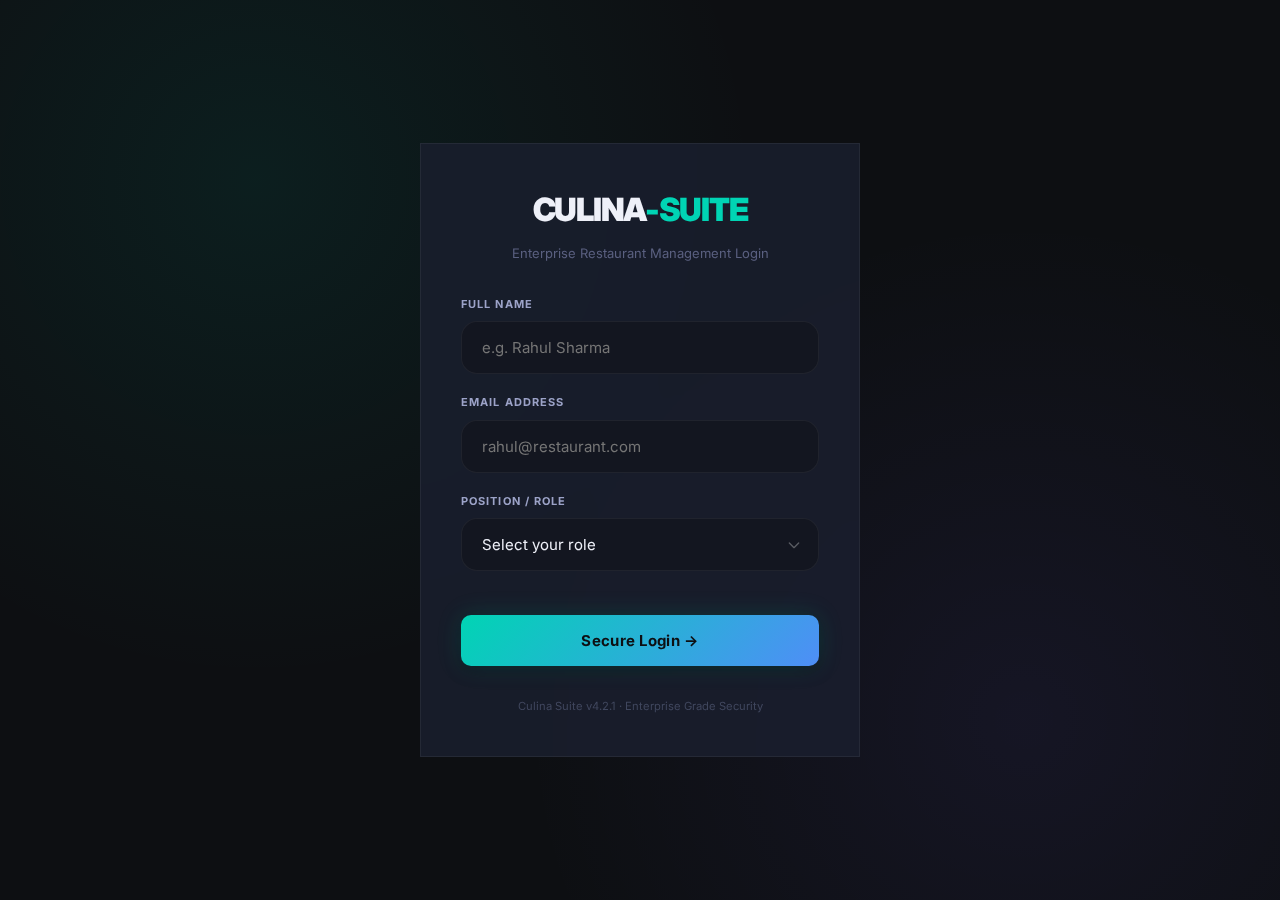
<file: login.html>
<!DOCTYPE html>
<html lang="en">

<head>
    <meta charset="UTF-8">
    <meta name="viewport" content="width=device-width, initial-scale=1.0">
    <title>Login — CULINA-SUITE</title>
    <link rel="preconnect" href="https://fonts.googleapis.com">
    <link href="https://fonts.googleapis.com/css2?family=Inter:wght@300;400;500;600;700;800;900&display=swap"
        rel="stylesheet">
    <link rel="stylesheet" href="css/style.css">
    <style>
        body {
            background: var(--color-base-900);
            display: flex;
            align-items: center;
            justify-content: center;
            min-height: 100vh;
            padding: var(--space-6);
            overflow: hidden;
        }

        .login-bg {
            position: absolute;
            inset: 0;
            background:
                radial-gradient(circle at 20% 20%, rgba(0, 212, 180, 0.08) 0%, transparent 40%),
                radial-gradient(circle at 80% 80%, rgba(123, 97, 255, 0.08) 0%, transparent 40%);
            z-index: -1;
        }

        .login-card {
            width: 100%;
            max-width: 440px;
            background: var(--surface-card);
            border: 1px solid var(--border-subtle);
            border-radius: var(--radius-2xl);
            padding: var(--space-10);
            box-shadow: var(--shadow-2xl);
            backdrop-filter: blur(20px);
            animation: card-reveal 0.8s cubic-bezier(0.16, 1, 0.3, 1);
        }

        @keyframes card-reveal {
            from {
                opacity: 0;
                transform: translateY(30px) scale(0.95);
                filter: blur(10px);
            }

            to {
                opacity: 1;
                transform: translateY(0) scale(1);
                filter: blur(0);
            }
        }

        .login-header {
            text-align: center;
            margin-bottom: var(--space-8);
        }

        .login-logo {
            font-size: 32px;
            font-weight: 900;
            color: var(--text-primary);
            margin-bottom: var(--space-2);
            letter-spacing: -0.04em;
        }

        .login-logo span {
            color: var(--color-primary);
        }

        .login-subtitle {
            font-size: var(--text-sm);
            color: var(--text-muted);
        }

        .form-group {
            margin-bottom: var(--space-5);
        }

        .form-label {
            display: block;
            font-size: 11px;
            font-weight: 700;
            text-transform: uppercase;
            letter-spacing: 0.1em;
            color: var(--text-secondary);
            margin-bottom: var(--space-2);
        }

        .form-input {
            width: 100%;
            padding: var(--space-4) var(--space-5);
            background: var(--color-base-800);
            border: 1px solid var(--border-subtle);
            border-radius: var(--radius-lg);
            color: var(--text-primary);
            font-size: var(--text-base);
            transition: all 0.2s ease;
        }

        .form-input:focus {
            outline: none;
            border-color: var(--color-primary);
            background: var(--color-base-700);
            box-shadow: 0 0 0 4px var(--color-primary-ghost);
        }

        .form-select {
            appearance: none;
            background-image: url("data:image/svg+xml,%3Csvg xmlns='http://www.w3.org/2000/svg' fill='none' viewBox='0 0 24 24' stroke='rgba(255,255,255,0.3)'%3E%3Cpath stroke-linecap='round' stroke-linejoin='round' stroke-width='2' d='M19 9l-7 7-7-7'%3E%3C/path%3E%3C/svg%3E");
            background-repeat: no-repeat;
            background-position: right 16px center;
            background-size: 16px;
        }

        .login-btn {
            width: 100%;
            padding: var(--space-4);
            margin-top: var(--space-6);
            font-size: var(--text-base);
            font-weight: 700;
            letter-spacing: 0.02em;
        }

        .login-footer {
            text-align: center;
            margin-top: var(--space-8);
            font-size: var(--text-xs);
            color: var(--text-micro);
        }
    </style>
</head>

<body>
    <div class="login-bg"></div>

    <div class="login-card">
        <div class="login-header">
            <div class="login-logo">CULINA<span>-SUITE</span></div>
            <p class="login-subtitle">Enterprise Restaurant Management Login</p>
        </div>

        <form id="loginForm">
            <div class="form-group">
                <label class="form-label" for="name">Full Name</label>
                <input class="form-input" type="text" id="name" placeholder="e.g. Rahul Sharma" required>
            </div>

            <div class="form-group">
                <label class="form-label" for="email">Email Address</label>
                <input class="form-input" type="email" id="email" placeholder="rahul@restaurant.com" required>
            </div>

            <div class="form-group">
                <label class="form-label" for="position">Position / Role</label>
                <select class="form-input form-select" id="position" required>
                    <option value="" disabled selected>Select your role</option>
                    <option value="Customer">Customer / Guest</option>
                    <option value="Cashier">Cashier / Server</option>
                    <option value="Chef">Chef / Kitchen Staff</option>
                    <option value="Manager">Owner / Manager</option>
                </select>
            </div>

            <button type="submit" class="btn btn-primary login-btn">Secure Login →</button>
        </form>

        <div class="login-footer">
            Culina Suite v4.2.1 · Enterprise Grade Security
        </div>
    </div>

    <script src="js/script.js"></script>
    <script>
        document.getElementById('loginForm').addEventListener('submit', (e) => {
            e.preventDefault();

            const userData = {
                name: document.getElementById('name').value,
                email: document.getElementById('email').value,
                position: document.getElementById('position').value,
                loginTime: new Date().toISOString()
            };

            // Save to localStorage
            localStorage.setItem('cs_user', JSON.stringify(userData));

            // Role-based redirection logic
            const pos = userData.position;
            let target = 'index.html';

            if (pos === 'Cashier') target = 'pos.html';
            else if (pos === 'Chef') target = 'kds.html';
            else if (pos === 'Manager') target = 'admin.html';
            else if (pos === 'Customer') target = 'customer.html';

            // Cinematic fade-out before redirect
            document.querySelector('.login-card').style.transition = 'all 0.4s ease';
            document.querySelector('.login-card').style.opacity = '0';
            document.querySelector('.login-card').style.transform = 'scale(0.98)';

            setTimeout(() => {
                window.location.href = target;
            }, 400);
        });
    </script>
</body>

</html>
</file>
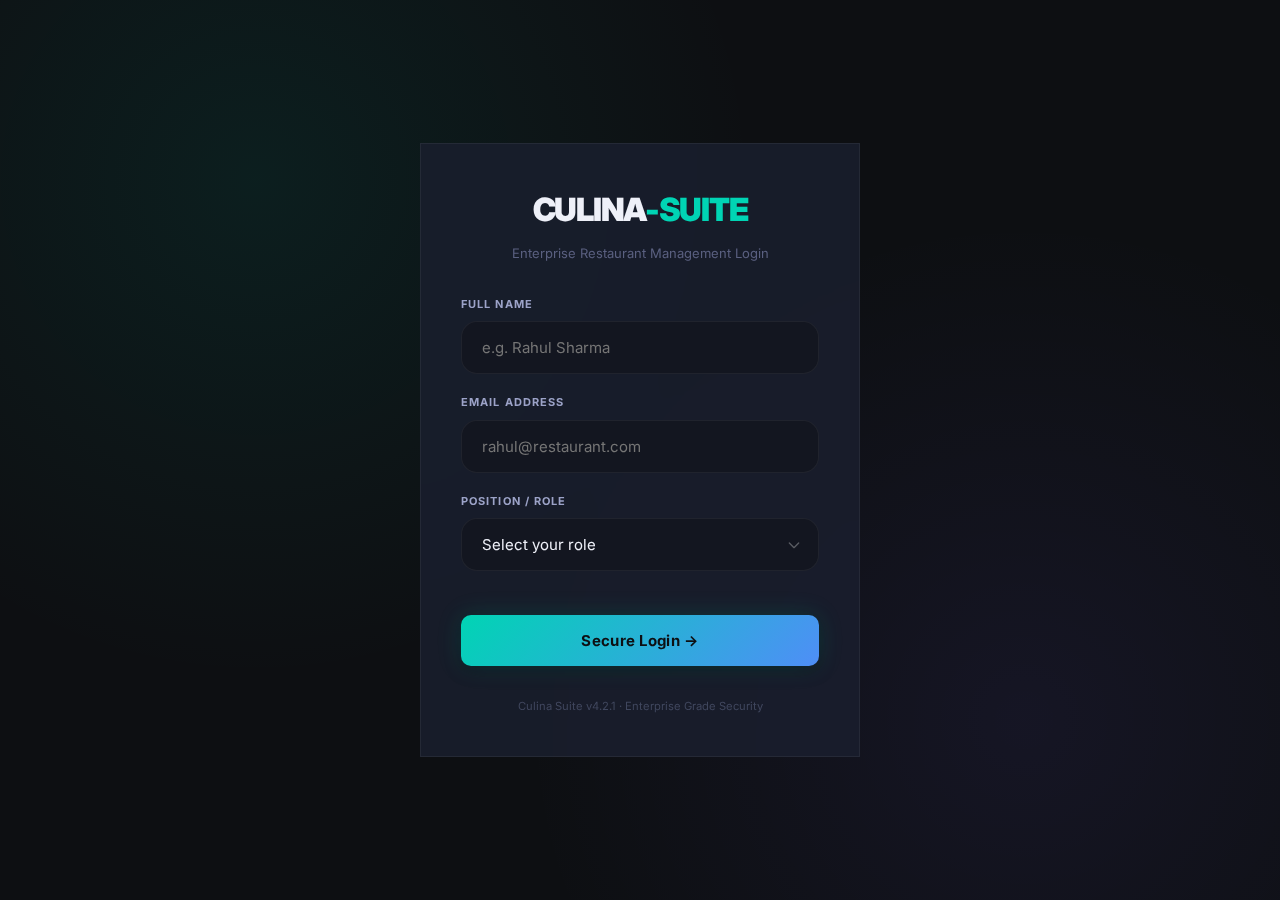
<file: outlets.html>
<!DOCTYPE html>
<html lang="en">

<head>
    <meta charset="UTF-8">
    <meta name="viewport" content="width=device-width, initial-scale=1.0">
    <title>Multi-Outlet Control — CULINA-SUITE</title>
    <link href="https://fonts.googleapis.com/css2?family=Inter:wght@400;500;600;700;800;900&display=swap"
        rel="stylesheet">
    <link rel="stylesheet" href="css/style.css">
    <style>
        .outlets-layout {
            display: grid;
            grid-template-columns: 300px 1fr;
            height: calc(100vh - var(--nav-height) - 52px);
            overflow: hidden;
        }

        .outlets-left {
            background: var(--color-base-800);
            border-right: 1px solid var(--border-subtle);
            display: flex;
            flex-direction: column;
            overflow: hidden;
        }

        .outlets-right {
            overflow-y: auto;
            padding: var(--space-5) var(--space-6);
        }

        .outlet-card {
            padding: var(--space-4);
            border-bottom: 1px solid var(--border-subtle);
            cursor: pointer;
            transition: all var(--transition-fast);
            position: relative;
        }

        .outlet-card:hover,
        .outlet-card.active {
            background: var(--color-primary-ghost);
        }

        .outlet-card.active {
            border-left: 3px solid var(--color-primary);
        }

        .outlet-head {
            display: flex;
            align-items: center;
            gap: var(--space-3);
            margin-bottom: var(--space-2);
        }

        .outlet-icon {
            width: 36px;
            height: 36px;
            border-radius: var(--radius-md);
            display: flex;
            align-items: center;
            justify-content: center;
            font-size: 18px;
            background: var(--color-base-700);
            flex-shrink: 0;
        }

        .outlet-name {
            font-size: var(--text-sm);
            font-weight: 700;
            color: var(--text-primary);
        }

        .outlet-type {
            font-size: var(--text-xs);
            color: var(--text-muted);
        }

        .outlet-metrics {
            display: grid;
            grid-template-columns: 1fr 1fr;
            gap: var(--space-2);
        }

        .omet {
            padding: var(--space-2);
            background: var(--surface-glass);
            border-radius: var(--radius-sm);
        }

        .omet-val {
            font-size: var(--text-sm);
            font-weight: 800;
            font-variant-numeric: tabular-nums;
        }

        .omet-lbl {
            font-size: 9px;
            text-transform: uppercase;
            letter-spacing: .06em;
            color: var(--text-muted);
        }

        .detail-header {
            background: var(--surface-card);
            border: 1px solid var(--border-subtle);
            border-radius: var(--radius-xl);
            padding: var(--space-6);
            margin-bottom: var(--space-5);
            position: relative;
            overflow: hidden;
        }

        .detail-header::before {
            content: '';
            position: absolute;
            inset: 0;
            background: radial-gradient(ellipse 60% 80% at 100% 50%, rgba(0, 212, 180, .04), transparent);
            pointer-events: none;
        }

        .detail-hero {
            display: flex;
            align-items: center;
            gap: var(--space-5);
            margin-bottom: var(--space-5);
        }

        .detail-icon {
            width: 64px;
            height: 64px;
            border-radius: var(--radius-lg);
            display: flex;
            align-items: center;
            justify-content: center;
            font-size: 32px;
            background: var(--color-base-700);
            border: 1px solid var(--border-default);
        }

        .detail-kpis {
            display: grid;
            grid-template-columns: repeat(4, 1fr);
            gap: var(--space-3);
            margin-bottom: var(--space-5);
        }

        .dkpi {
            padding: var(--space-4);
            background: var(--color-base-750);
            border: 1px solid var(--border-subtle);
            border-radius: var(--radius-lg);
        }

        .dkpi-val {
            font-size: var(--text-xl);
            font-weight: 900;
            font-variant-numeric: tabular-nums;
        }

        .dkpi-lbl {
            font-size: 10px;
            text-transform: uppercase;
            letter-spacing: .08em;
            color: var(--text-muted);
            margin-top: 2px;
        }

        .menu-sync-card {
            background: var(--surface-card);
            border: 1px solid var(--border-subtle);
            border-radius: var(--radius-xl);
            overflow: hidden;
            margin-bottom: var(--space-5);
        }

        .menu-sync-hdr {
            padding: var(--space-4) var(--space-5);
            border-bottom: 1px solid var(--border-subtle);
            display: flex;
            align-items: center;
            justify-content: space-between;
        }

        .menu-sync-item {
            padding: var(--space-4) var(--space-5);
            border-bottom: 1px solid var(--border-subtle);
            display: flex;
            align-items: center;
            gap: var(--space-4);
        }

        .menu-sync-item:last-child {
            border-bottom: none;
        }

        .toggle {
            width: 44px;
            height: 24px;
            background: var(--color-base-600);
            border-radius: var(--radius-full);
            position: relative;
            cursor: pointer;
            transition: background var(--transition-base);
            flex-shrink: 0;
        }

        .toggle.on {
            background: var(--color-primary);
        }

        .toggle::after {
            content: '';
            position: absolute;
            top: 3px;
            left: 3px;
            width: 18px;
            height: 18px;
            border-radius: 50%;
            background: white;
            transition: transform var(--transition-base);
        }

        .toggle.on::after {
            transform: translateX(20px);
        }

        .override-badge {
            padding: 3px 8px;
            border-radius: var(--radius-full);
            font-size: 9px;
            font-weight: 700;
            background: rgba(245, 166, 35, .1);
            color: var(--color-warning);
            border: 1px solid rgba(245, 166, 35, .2);
        }

        .context-switch {
            display: flex;
            gap: 3px;
            background: var(--color-base-700);
            padding: 3px;
            border-radius: var(--radius-md);
            margin-bottom: var(--space-5);
        }

        .ctx-btn {
            flex: 1;
            padding: var(--space-3);
            border-radius: calc(var(--radius-md)-2px);
            font-size: var(--text-xs);
            font-weight: 700;
            cursor: pointer;
            transition: all var(--transition-base);
            color: var(--text-muted);
            border: none;
            text-align: center;
        }

        .ctx-btn.active {
            background: var(--color-primary);
            color: var(--color-base-900);
        }

        .comparison-row {
            display: grid;
            grid-template-columns: repeat(5, 1fr);
            gap: var(--space-3);
            margin-bottom: var(--space-5);
        }

        .cmp-col {
            display: flex;
            flex-direction: column;
            gap: var(--space-3);
        }

        .cmp-hdr {
            padding: var(--space-3) var(--space-4);
            font-size: var(--text-xs);
            font-weight: 700;
            text-align: center;
            border-radius: var(--radius-md);
            background: var(--surface-glass);
            border: 1px solid var(--border-subtle);
        }

        .cmp-card {
            padding: var(--space-3) var(--space-4);
            border: 1px solid var(--border-subtle);
            border-radius: var(--radius-md);
            font-size: var(--text-xs);
            color: var(--text-secondary);
            text-align: center;
            background: var(--surface-card);
        }

        .cmp-card.highlighted {
            border-color: var(--border-primary);
            background: var(--color-primary-ghost);
        }

        .loading-overlay {
            position: absolute;
            inset: 0;
            background: rgba(13, 15, 18, .7);
            backdrop-filter: blur(4px);
            display: flex;
            align-items: center;
            justify-content: center;
            border-radius: var(--radius-xl);
            opacity: 0;
            pointer-events: none;
            transition: opacity var(--transition-base);
        }

        .loading-overlay.show {
            opacity: 1;
            pointer-events: all;
        }

        @media(max-width:900px) {
            .outlets-layout {
                grid-template-columns: 1fr;
                grid-template-rows: auto 1fr;
            }

            .outlets-left {
                max-height: 240px;
                border-right: none;
                border-bottom: 1px solid var(--border-subtle);
            }

            .detail-kpis {
                grid-template-columns: repeat(2, 1fr);
            }

            .comparison-row {
                grid-template-columns: repeat(2, 1fr);
            }
        }
    </style>
</head>

<body>
    <nav class="cs-nav"></nav>
    <div class="cs-page" style="height:100vh;display:flex;flex-direction:column;overflow:hidden;">
        <!-- TOOLBAR -->
        <div
            style="padding:var(--space-3) var(--space-5);background:var(--color-base-800);border-bottom:1px solid var(--border-subtle);display:flex;align-items:center;gap:var(--space-4);">
            <div style="font-size:var(--text-base);font-weight:800;">Multi-Outlet SaaS Control</div>
            <div class="badge badge-primary">5 Locations</div>
            <div style="margin-left:auto;display:flex;gap:var(--space-3);">
                <button class="btn btn-sm btn-secondary" onclick="pushMenuUpdate()">📡 Push Menu Update</button>
                <button class="btn btn-sm btn-primary" onclick="syncAll()">↺ Sync All</button>
            </div>
        </div>

        <div class="outlets-layout" style="flex:1;">
            <!-- LEFT: OUTLET LIST -->
            <div class="outlets-left">
                <div style="padding:var(--space-4);border-bottom:1px solid var(--border-subtle);">
                    <div style="font-size:var(--text-sm);font-weight:700;margin-bottom:var(--space-1);">Your Outlets
                    </div>
                    <div style="font-size:var(--text-xs);color:var(--text-muted);">Click to switch context</div>
                </div>
                <div style="flex:1;overflow-y:auto;" id="outletList"></div>
                <div style="padding:var(--space-4);border-top:1px solid var(--border-subtle);">
                    <div
                        style="font-size:10px;text-transform:uppercase;letter-spacing:.08em;color:var(--text-muted);margin-bottom:var(--space-2);">
                        Chain Summary</div>
                    <div style="font-size:var(--text-2xl);font-weight:900;color:var(--color-primary);">
                        <span data-counter="222600" data-prefix="₹">0</span>
                    </div>
                    <div style="font-size:var(--text-xs);color:var(--text-muted);">Combined MTD Revenue</div>
                </div>
            </div>

            <!-- RIGHT: OUTLET DETAIL -->
            <div class="outlets-right" id="outletDetail">
                <div style="text-align:center;padding:var(--space-12);color:var(--text-muted);">Select an outlet to view
                    details</div>
            </div>
        </div>
    </div>

    <script src="js/script.js"></script>
    <script>
        let activeOutlet = null;

        const OUTLET_ICONS = { 'Dine-In': '🏢', 'Cloud Kitchen': '☁️', 'Kiosk': '🎯' };
        const FAKE_ORDERS = { 'main': 147, 'juhu': 98, 'ck1': 63, 'ck2': 41, 'mall': 0 };
        const FAKE_AVG = { 'main': 572, 'juhu': 631, 'ck1': 753, 'ck2': 710, 'mall': 0 };

        function renderOutletList() {
            const list = document.getElementById('outletList');
            list.innerHTML = CS.config.outlets.map((o, i) => `
        <div class="outlet-card ${i === 0 ? 'active' : ''}" id="oc-${o.id}" onclick="selectOutlet('${o.id}',this)">
          <div class="outlet-head">
            <div class="outlet-icon">${OUTLET_ICONS[o.type] || '🏪'}</div>
            <div>
              <div class="outlet-name">${o.name}</div>
              <div style="display:flex;align-items:center;gap:var(--space-2);margin-top:2px;">
                <div class="outlet-type">${o.type}</div>
                <span class="badge ${o.status === 'online' ? 'badge-success' : o.status === 'warning' ? 'badge-warning' : 'badge-critical'}" style="font-size:8px;">${o.status.toUpperCase()}</span>
              </div>
            </div>
          </div>
          ${o.status !== 'offline' ? `<div class="outlet-metrics">
            <div class="omet"><div class="omet-val" style="color:var(--color-primary);"><span data-counter="${(o.revenue / 1000).toFixed(1)}" data-prefix="₹" data-suffix="k" data-decimals="1">0</span></div><div class="omet-lbl">Revenue</div></div>
            <div class="omet"><div class="omet-val" style="color:var(--color-success);"><span data-counter="${FAKE_ORDERS[o.id]}">0</span></div><div class="omet-lbl">Orders</div></div>
          </div>`: `<div style="font-size:var(--text-xs);color:var(--color-critical);font-weight:700;padding:var(--space-2) 0;">⚠ OUTLET OFFLINE</div>`}
        </div>`).join('');

            if (typeof initScrollAnimations === 'function') initScrollAnimations();
        }

        function selectOutlet(id, el) {
            document.querySelectorAll('.outlet-card').forEach(c => c.classList.remove('active'));
            el.classList.add('active');
            const outlet = CS.config.outlets.find(o => o.id === id);
            activeOutlet = outlet;
            renderDetail(outlet);
            showToast(`Switched to ${outlet.name}`, 'info', 1800);
        }

        function renderDetail(outlet) {
            const orders = FAKE_ORDERS[outlet.id];
            const avg = FAKE_AVG[outlet.id];
            const detail = document.getElementById('outletDetail');
            detail.style.opacity = '0';
            setTimeout(() => {
                detail.innerHTML = `
          <div class="detail-header">
            <div class="detail-hero">
              <div class="detail-icon">${OUTLET_ICONS[outlet.type] || '🏪'}</div>
              <div style="flex:1;">
                <div style="font-size:var(--text-2xl);font-weight:900;">${outlet.name}</div>
                <div style="display:flex;align-items:center;gap:var(--space-3);margin-top:var(--space-2);">
                  <span class="badge ${outlet.status === 'online' ? 'badge-success' : outlet.status === 'warning' ? 'badge-warning' : 'badge-critical'}">${outlet.status.toUpperCase()}</span>
                  <span class="badge badge-neutral">${outlet.type}</span>
                  <span style="font-size:var(--text-xs);color:var(--text-muted);">Last sync: <span style="color:var(--color-success);font-weight:700;">2s ago</span></span>
                </div>
              </div>
              <div style="display:flex;gap:var(--space-2);">
                <button class="btn btn-ghost btn-sm" onclick="showToast('Edit mode','info')">✎ Edit</button>
                <button class="btn btn-secondary btn-sm" onclick="showToast('Remote restart sent','warning')">↺ Restart</button>
              </div>
            </div>
          </div>

          <div class="context-switch">
            <button class="ctx-btn active" onclick="ctxSwitch(this,'overview')">Overview</button>
            <button class="ctx-btn" onclick="ctxSwitch(this,'menu')">Menu Overrides</button>
            <button class="ctx-btn" onclick="ctxSwitch(this,'compare')">Compare All</button>
          </div>

          <div id="ctxOverview">
            <div class="detail-kpis">
              <div class="dkpi primary"><div class="dkpi-val" style="color:var(--color-primary);"><span data-counter="${(outlet.revenue / 1000).toFixed(1)}" data-prefix="₹" data-suffix="k" data-decimals="1">0</span></div><div class="dkpi-lbl">Today Revenue</div></div>
              <div class="dkpi success"><div class="dkpi-val" style="color:var(--color-success);"><span data-counter="${orders}">0</span></div><div class="dkpi-lbl">Orders</div></div>
              <div class="dkpi secondary"><div class="dkpi-val" style="color:var(--color-secondary);"><span data-counter="${avg}" data-prefix="₹">0</span></div><div class="dkpi-lbl">Avg Ticket</div></div>
              <div class="dkpi warning"><div class="dkpi-val" style="color:var(--color-warning);">${outlet.status === 'online' ? '<span data-counter="98.2" data-suffix="%" data-decimals="1">0</span>' : 'OFFLINE'}</div><div class="dkpi-lbl">Uptime</div></div>
            </div>

            <div style="display:grid;grid-template-columns:1fr 1fr;gap:var(--space-4);">
              <div style="background:var(--surface-card);border:1px solid var(--border-subtle);border-radius:var(--radius-xl);padding:var(--space-5);">
                <div style="font-size:var(--text-base);font-weight:700;margin-bottom:var(--space-4);">Performance vs Chain Avg</div>
                ${['Revenue', 'Orders', 'Avg Ticket', 'Food Cost', 'Satisfaction'].map((m, i) => {
                    const pct = [outlet.revenue / 84200 * 100, orders / 147 * 100, avg / 572 * 100, 31.4, 4.7 / 5 * 100][i];
                    return `<div style="margin-bottom:var(--space-3);">
                    <div style="display:flex;justify-content:space-between;font-size:var(--text-xs);margin-bottom:3px;"><span style="color:var(--text-muted);">${m}</span><span style="color:var(--text-primary);font-weight:700;">${pct.toFixed(0)}%</span></div>
                    <div class="progress-bar-wrap"><div class="progress-bar-fill" style="width:${Math.min(pct, 100)}%;"></div></div>
                  </div>`;
                }).join('')}
              </div>
              <div style="background:var(--surface-card);border:1px solid var(--border-subtle);border-radius:var(--radius-xl);padding:var(--space-5);">
                <div style="font-size:var(--text-base);font-weight:700;margin-bottom:var(--space-4);">System Status</div>
                ${[
                        { label: 'POS Terminal', status: 'Online', ok: true },
                        { label: 'KDS Screen', status: outlet.status === 'offline' ? 'Offline' : 'Online', ok: outlet.status !== 'offline' },
                        { label: 'Printer', status: 'Online', ok: true },
                        { label: 'Payment Gateway', status: 'Online', ok: true },
                        { label: 'Inventory Sync', status: outlet.status === 'warning' ? 'Degraded' : 'Synced', ok: outlet.status !== 'warning' },
                    ].map(s => `
                  <div style="display:flex;align-items:center;justify-content:space-between;padding:var(--space-3) 0;border-bottom:1px solid var(--border-subtle);">
                    <span style="font-size:var(--text-sm);color:var(--text-secondary);">${s.label}</span>
                    <span class="badge ${s.ok ? 'badge-success' : 'badge-critical'}" style="font-size:8px;">${s.status}</span>
                  </div>`).join('')}
              </div>
            </div>
          </div>

          <div id="ctxMenu" style="display:none;">
            <div class="menu-sync-card">
              <div class="menu-sync-hdr">
                <div>
                  <div style="font-size:var(--text-base);font-weight:700;">Menu Availability for ${outlet.name}</div>
                  <div style="font-size:var(--text-xs);color:var(--text-muted);">Toggle items on/off or apply location-specific pricing</div>
                </div>
                <button class="btn btn-primary btn-sm" onclick="pushMenuUpdate()">Push Changes</button>
              </div>
              ${CS.menu.map((item, i) => `
                <div class="menu-sync-item">
                  <div style="flex:1;">
                    <div style="font-size:var(--text-sm);font-weight:700;color:var(--text-primary);">${item.name}</div>
                    <div style="font-size:var(--text-xs);color:var(--text-muted);">${item.category} · Base price ₹${item.price}</div>
                  </div>
                  ${i === 2 || i === 4 ? `<span class="override-badge">OVERRIDE: ₹${item.price + 50}</span>` : ''}
                  <div class="toggle ${i !== 3 ? 'on' : ''}" onclick="this.classList.toggle('on');showToast('Menu availability updated','success',1500);" title="Toggle availability"></div>
                </div>`).join('')}
            </div>
          </div>

          <div id="ctxCompare" style="display:none;">
            <div style="font-size:var(--text-base);font-weight:700;margin-bottom:var(--space-4);">All Outlets Comparison</div>
            <div class="comparison-row">
              ${CS.config.outlets.map(o => `
                <div class="cmp-col">
                  <div class="cmp-hdr ${o.id === outlet.id ? 'active' : ''}" style="${o.id === outlet.id ? 'background:var(--color-primary-ghost);border-color:var(--border-primary);color:var(--color-primary);' : ''}">${o.name.split('–')[0].trim()}</div>
                  <div class="cmp-card ${o.id === outlet.id ? 'highlighted' : ''}">
                    <div style="font-size:var(--text-xl);font-weight:900;color:var(--color-primary);">₹${(o.revenue / 1000).toFixed(1)}k</div>
                    <div style="font-size:9px;color:var(--text-muted);">Revenue</div>
                  </div>
                  <div class="cmp-card ${o.id === outlet.id ? 'highlighted' : ''}">
                    <div style="font-size:var(--text-lg);font-weight:700;color:var(--color-success);">${FAKE_ORDERS[o.id]}</div>
                    <div style="font-size:9px;color:var(--text-muted);">Orders</div>
                  </div>
                  <div class="cmp-card ${o.id === outlet.id ? 'highlighted' : ''}">
                    <span class="badge ${o.status === 'online' ? 'badge-success' : o.status === 'warning' ? 'badge-warning' : 'badge-critical'}">${o.status.toUpperCase()}</span>
                  </div>
                </div>`).join('')}
            </div>
          </div>`;
                detail.style.transition = 'opacity .35s ease';
                detail.style.opacity = '1';
            }, 180);
        }

        function ctxSwitch(el, ctx) {
            document.querySelectorAll('.ctx-btn').forEach(b => b.classList.remove('active'));
            el.classList.add('active');
            ['ctxOverview', 'ctxMenu', 'ctxCompare'].forEach(id => {
                const e = document.getElementById(id);
                if (e) e.style.display = 'none';
            });
            const target = document.getElementById('ctx' + ctx.charAt(0).toUpperCase() + ctx.slice(1));
            if (target) target.style.display = 'block';
        }

        function pushMenuUpdate() { showToast('Menu update pushed to all outlets 📡', 'success'); }
        function syncAll() { showToast('Syncing all outlets...', 'info'); setTimeout(() => showToast('All outlets synced ✓', 'success'), 1800); }

        renderOutletList();
        // Auto-select first outlet
        const firstCard = document.getElementById(`oc-main`);
        if (firstCard) { selectOutlet('main', firstCard); }
    </script>
</body>

</html>
</file>
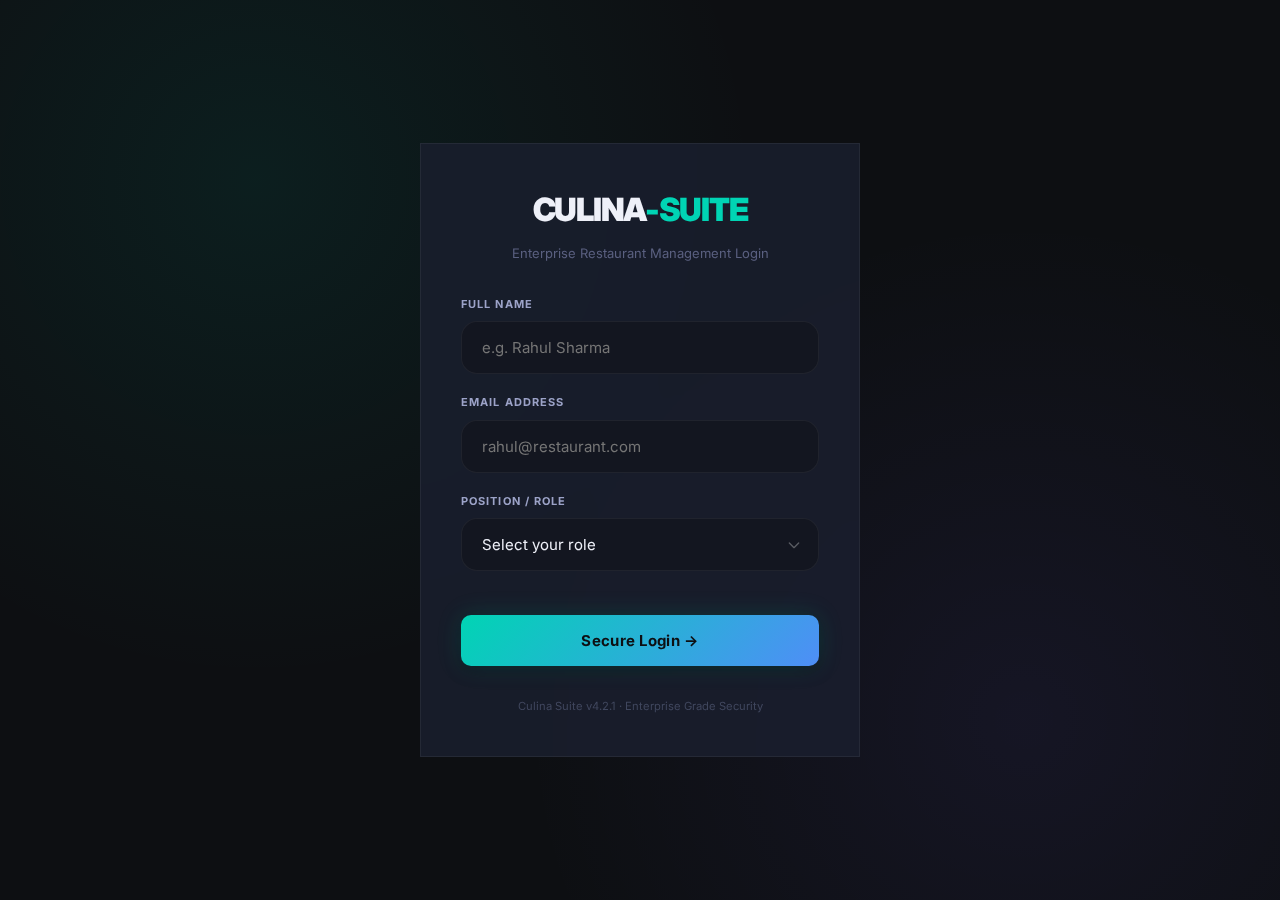
<file: pos.html>
<!DOCTYPE html>
<html lang="en">

<head>
    <meta charset="UTF-8">
    <meta name="viewport" content="width=device-width, initial-scale=1.0">
    <title>Cloud POS — CULINA-SUITE</title>
    <link href="https://fonts.googleapis.com/css2?family=Inter:wght@400;500;600;700;800;900&display=swap"
        rel="stylesheet">
    <link rel="stylesheet" href="css/style.css">
    <style>
        :root {
            /* Fix nav height inconsistency */
            --nav-height: 60px;
            --pos-toolbar-height: 64px;
        }

        .pos-layout {
            display: grid;
            grid-template-columns: 280px 1fr 400px;
            grid-template-areas: "sidebar menu order";
            height: calc(100vh - var(--nav-height) - var(--pos-toolbar-height));
            overflow: hidden;
            background: var(--color-base-900);
            transition: all 0.3s ease;
        }

        /* Responsive area mapping */
        .pos-sidebar {
            grid-area: sidebar;
        }

        .pos-menu {
            grid-area: menu;
        }

        .pos-order {
            grid-area: order;
        }

        /* Sidebar Styling */
        .pos-sidebar {
            background: var(--color-base-800);
            border-right: 1px solid var(--border-subtle);
            display: flex;
            flex-direction: column;
            overflow: hidden;
            z-index: 20;
        }

        .panel-hdr {
            padding: 0 var(--space-6);
            border-bottom: 1px solid var(--border-subtle);
            display: flex;
            align-items: center;
            justify-content: space-between;
            height: 80px;
            background: var(--color-base-800);
            flex-shrink: 0;
        }

        .panel-hdr-title {
            font-size: var(--text-xs);
            font-weight: 900;
            color: var(--text-primary);
            text-transform: uppercase;
            letter-spacing: 0.1em;
        }

        .table-grid {
            display: grid;
            grid-template-columns: repeat(2, 1fr);
            gap: var(--space-4);
            padding: var(--space-5);
        }

        .sec-lbl {
            font-size: 10px;
            font-weight: 800;
            text-transform: uppercase;
            letter-spacing: 0.15em;
            color: var(--color-primary);
            padding: var(--space-5) var(--space-5) var(--space-2);
            opacity: 0.8;
        }

        .tbtn {
            aspect-ratio: 1.2 / 1;
            border-radius: var(--radius-lg);
            border: 2px solid;
            display: flex;
            flex-direction: column;
            align-items: center;
            justify-content: center;
            gap: 4px;
            cursor: pointer;
            transition: all var(--transition-base);
            position: relative;
            padding: var(--space-3);
            background: var(--surface-glass);
        }

        .tbtn.vacant {
            border-color: var(--border-default);
            color: var(--text-muted);
        }

        .tbtn.occupied {
            background: rgba(0, 212, 180, .1);
            border-color: var(--color-primary);
            color: var(--color-primary);
        }

        .tbtn.bill {
            background: rgba(245, 166, 35, .1);
            border-color: var(--color-warning);
            color: var(--color-warning);
            animation: warning-flash 2s infinite;
        }

        .tbtn.reserved {
            background: rgba(79, 142, 247, .1);
            border-color: var(--color-secondary);
            color: var(--color-secondary);
        }

        .tbtn.sel {
            outline: 3px solid var(--color-primary);
            outline-offset: 2px;
            transform: scale(1.05);
            z-index: 10;
            background: var(--color-primary-ghost);
        }

        .tbtn__lbl {
            font-size: var(--text-base);
            font-weight: 900;
        }

        .tbtn__cap {
            font-size: 10px;
            font-weight: 700;
            opacity: .8;
        }

        .tbtn__time {
            font-size: 9px;
            font-weight: 900;
            position: absolute;
            top: 8px;
            right: 10px;
            color: var(--color-primary);
        }

        /* Menu Panel */
        .pos-menu {
            display: flex;
            flex-direction: column;
            overflow: hidden;
            background: var(--color-base-900);
        }

        .pos-menu-hdr {
            padding: 0 var(--space-6);
            border-bottom: 1px solid var(--border-subtle);
            display: flex;
            align-items: center;
            gap: var(--space-6);
            background: var(--color-base-800);
            height: 80px;
            flex-shrink: 0;
        }

        .srch-box {
            flex: 1;
            display: flex;
            align-items: center;
            gap: var(--space-3);
            background: var(--color-base-750);
            padding: 0 var(--space-4);
            height: 48px;
            border-radius: 12px;
            border: 1px solid var(--border-subtle);
            transition: all 0.2s ease;
        }

        .srch-box:focus-within {
            border-color: var(--color-primary);
            background: var(--color-base-700);
            box-shadow: 0 0 0 3px var(--color-primary-ghost);
        }

        .srch-box input {
            flex: 1;
            background: none;
            border: none;
            outline: none;
            color: var(--text-primary);
            font-size: var(--text-sm);
            font-weight: 600;
            height: 100%;
        }

        .ot-tabs {
            display: flex;
            gap: 6px;
            background: var(--color-base-750);
            padding: 5px;
            border-radius: 12px;
            height: 48px;
            align-items: center;
        }

        .ot-tab {
            height: 38px;
            padding: 0 var(--space-5);
            border-radius: 8px;
            font-size: var(--text-xs);
            font-weight: 800;
            cursor: pointer;
            transition: all var(--transition-fast);
            color: var(--text-muted);
            border: none;
            background: transparent;
            display: flex;
            align-items: center;
            justify-content: center;
            white-space: nowrap;
            text-transform: uppercase;
            letter-spacing: 0.05em;
        }

        .ot-tab.active {
            background: var(--color-primary);
            color: var(--color-base-900);
            box-shadow: var(--shadow-sm);
        }

        .cat-bar {
            padding: var(--space-4) var(--space-6);
            display: flex;
            gap: var(--space-3);
            overflow-x: auto;
            scrollbar-width: none;
            border-bottom: 1px solid var(--border-subtle);
            background: #151821;
            flex-shrink: 0;
        }

        .cat-bar::-webkit-scrollbar {
            display: none;
        }

        .c-chip {
            padding: 10px 22px;
            border-radius: var(--radius-full);
            font-size: var(--text-xs);
            font-weight: 800;
            cursor: pointer;
            transition: all var(--transition-fast);
            color: var(--text-secondary);
            background: var(--surface-glass);
            border: 1.5px solid var(--border-subtle);
            white-space: nowrap;
            text-transform: uppercase;
            letter-spacing: 0.08em;
        }

        .c-chip.active {
            background: var(--color-primary);
            border-color: var(--color-primary);
            color: var(--color-base-900);
        }

        .menu-grid {
            flex: 1;
            overflow-y: auto;
            padding: var(--space-6);
            display: grid;
            grid-template-columns: repeat(auto-fill, minmax(200px, 1fr));
            gap: var(--space-6);
            align-content: start;
        }

        .mcard {
            background: #1a1a24;
            border: 1px solid var(--border-subtle);
            border-radius: 20px;
            padding: 0;
            cursor: pointer;
            transition: all 0.3s cubic-bezier(0.4, 0, 0.2, 1);
            position: relative;
            overflow: hidden;
            display: flex;
            flex-direction: column;
        }

        .mcard:hover {
            border-color: var(--color-primary);
            transform: translateY(-6px);
            box-shadow: 0 15px 30px rgba(0, 0, 0, 0.3);
        }

        .mcard__img-box {
            width: 100%;
            height: 150px;
            overflow: hidden;
            position: relative;
            background: #0d0d12;
            border-bottom: 1px solid var(--border-subtle);
        }

        .mcard__img {
            width: 100%;
            height: 100%;
            object-fit: cover;
            transition: transform 0.6s ease;
        }

        .mcard:hover .mcard__img {
            transform: scale(1.1);
        }

        .mcard__body {
            padding: var(--space-4);
            flex: 1;
            display: flex;
            flex-direction: column;
            gap: var(--space-1);
        }

        .mcard__cat {
            font-size: 9px;
            font-weight: 800;
            color: var(--color-primary);
            text-transform: uppercase;
            letter-spacing: 0.1em;
        }

        .mcard__name {
            font-size: 14px;
            font-weight: 700;
            color: var(--text-primary);
            line-height: 1.3;
            height: 2.6em;
            overflow: hidden;
            display: -webkit-box;
            -webkit-line-clamp: 2;
            line-clamp: 2;
            /* Added for compatibility */
            -webkit-box-orient: vertical;
        }

        .mcard__price {
            font-size: 15px;
            font-weight: 800;
            color: var(--text-primary);
            margin-top: auto;
            padding-top: var(--space-2);
        }

        .mcard__add {
            position: absolute;
            top: 10px;
            right: 10px;
            width: 32px;
            height: 32px;
            border-radius: 10px;
            background: var(--color-primary);
            color: var(--color-base-900);
            display: flex;
            align-items: center;
            justify-content: center;
            font-size: 20px;
            font-weight: 800;
            transition: all 0.2s ease;
            z-index: 10;
            box-shadow: var(--shadow-sm);
        }

        .mcard:hover .mcard__add {
            transform: scale(1.1) rotate(90deg);
        }

        /* Order Panel */
        .pos-order {
            background: #11141d;
            border-left: 1px solid var(--border-subtle);
            display: flex;
            flex-direction: column;
            overflow: hidden;
            z-index: 30;
        }

        .o-items {
            flex: 1;
            overflow-y: auto;
            padding: var(--space-6);
            display: flex;
            flex-direction: column;
            gap: var(--space-3);
            position: relative;
        }

        .empty-state {
            position: absolute;
            top: 50%;
            left: 50%;
            transform: translate(-50%, -50%);
            width: 100%;
            padding: var(--space-12);
            text-align: center;
            display: flex;
            flex-direction: column;
            align-items: center;
            justify-content: center;
            pointer-events: none;
        }

        /* Order Panel Refinement */
        .oitem {
            display: grid;
            grid-template-columns: 1fr 100px 90px;
            /* Standardized columns */
            align-items: center;
            gap: var(--space-4);
            padding: var(--space-4);
            background: var(--color-base-800);
            border: 1px solid var(--border-subtle);
            border-radius: 16px;
            min-height: 80px;
        }

        .oitem__info {
            display: flex;
            flex-direction: column;
            gap: 2px;
            overflow: hidden;
        }

        .oitem__name {
            font-size: 13px;
            font-weight: 800;
            color: var(--text-primary);
            line-height: 1.2;
            word-break: break-word;
        }

        .oitem__mods {
            font-size: 10px;
            color: var(--text-muted);
            font-weight: 600;
            line-height: 1.3;
        }

        .qty-ctrl {
            display: flex;
            align-items: center;
            justify-content: space-between;
            background: var(--color-base-750);
            padding: 4px;
            border-radius: 10px;
            border: 1px solid var(--border-subtle);
            width: 100px;
        }

        .qty-btn {
            width: 28px;
            height: 28px;
            border-radius: 8px;
            display: flex;
            align-items: center;
            justify-content: center;
            font-size: 16px;
            font-weight: 900;
            transition: all 0.2s ease;
            color: var(--text-primary);
        }

        .qty-btn:hover {
            background: var(--color-primary);
            color: var(--color-base-900);
        }

        .qty-val {
            font-size: 14px;
            font-weight: 900;
            color: var(--text-primary);
        }

        .oitem__total {
            font-size: 14px;
            font-weight: 900;
            color: var(--color-primary);
            text-align: right;
            font-variant-numeric: tabular-nums;
        }

        .o-footer {
            border-top: 1px solid var(--border-subtle);
            padding: var(--space-6);
            background: var(--color-base-800);
            flex-shrink: 0;
            box-shadow: 0 -10px 20px rgba(0, 0, 0, 0.1);
        }

        .totrow {
            display: flex;
            justify-content: space-between;
            font-size: 14px;
            font-weight: 600;
            margin-bottom: 12px;
            color: var(--text-secondary);
        }

        .totrow.grand {
            font-size: 22px;
            font-weight: 900;
            color: var(--text-primary);
            border-top: 2px dashed var(--border-subtle);
            padding-top: 20px;
            margin-top: 15px;
            margin-bottom: 20px;
        }

        .pay-grid {
            display: grid;
            grid-template-columns: repeat(4, 1fr);
            gap: 10px;
            margin-bottom: 25px;
        }

        @media (max-width: 480px) {
            .pay-grid {
                grid-template-columns: repeat(2, 1fr);
            }

            .oitem {
                grid-template-columns: 1fr auto;
                grid-template-areas: "info price" "qty price";
            }

            .oitem__info {
                grid-area: info;
            }

            .qty-ctrl {
                grid-area: qty;
                width: 90px;
                margin-top: 8px;
            }

            .oitem__total {
                grid-area: price;
                font-size: 16px;
            }
        }

        .pbtn {
            height: 48px;
            border-radius: 12px;
            font-size: 11px;
            font-weight: 800;
            border: 1.5px solid var(--border-default);
            background: var(--color-base-750);
            color: var(--text-secondary);
            transition: all 0.2s cubic-bezier(0.4, 0, 0.2, 1);
            text-transform: uppercase;
            letter-spacing: 0.05em;
        }

        .pbtn.active {
            background: var(--color-primary);
            color: var(--color-base-900);
            border-color: var(--color-primary);
            transform: translateY(-2px);
            box-shadow: 0 4px 12px var(--color-primary-glow);
        }

        /* Order Header Refinement */
        .o-hdr-info {
            display: flex;
            flex-direction: column;
            justify-content: center;
            gap: 2px;
        }

        .o-hdr-sub {
            font-size: 10px;
            font-weight: 800;
            color: var(--text-muted);
            text-transform: uppercase;
            letter-spacing: 0.05em;
        }

        .o-hdr-info {
            display: flex;
            flex-direction: column;
            justify-content: center;
            gap: 2px;
            flex: 1;
        }

        .o-hdr-id {
            font-size: 11px;
            font-family: var(--font-mono);
            color: var(--color-primary);
            background: rgba(0, 212, 180, 0.1);
            padding: 8px 16px;
            border-radius: 12px;
            font-weight: 900;
            border: 1px solid rgba(0, 212, 180, 0.2);
            margin-left: var(--space-4);
        }

        /* Toolbar Styling */
        .pos-toolbar {
            padding: 0 var(--space-6);
            background: var(--color-base-800);
            border-bottom: 1px solid var(--border-subtle);
            display: flex;
            align-items: center;
            justify-content: space-between;
            height: var(--pos-toolbar-height);
            flex-shrink: 0;
            z-index: 100;
        }

        .offline-bar {
            display: flex;
            align-items: center;
            justify-content: center;
            gap: var(--space-4);
            background: var(--color-critical);
            color: white;
            padding: 0 var(--space-6);
            height: 0;
            overflow: hidden;
            transition: height 0.3s cubic-bezier(0.4, 0, 0.2, 1);
            font-size: var(--text-xs);
            font-weight: 800;
            z-index: 90;
            position: sticky;
            top: 0;
            text-transform: uppercase;
            letter-spacing: 0.05em;
        }

        .offline-bar.show {
            height: 44px;
            border-bottom: 2px solid rgba(0, 0, 0, 0.1);
        }

        .offline-bar__content {
            display: flex;
            align-items: center;
            gap: var(--space-3);
        }

        .offline-bar__dot {
            width: 10px;
            height: 10px;
            border-radius: 50%;
            background: white;
            animation: ring-pulse 1.5s infinite;
        }

        .offline-bar__btn {
            background: rgba(255, 255, 255, 0.2);
            color: white;
            border: 1px solid rgba(255, 255, 255, 0.4);
            padding: 5px 15px;
            border-radius: 8px;
            font-size: 10px;
            font-weight: 900;
            cursor: pointer;
            text-transform: uppercase;
            transition: all 0.2s ease;
            margin-left: var(--space-4);
        }

        .offline-bar__btn:hover {
            background: rgba(255, 255, 255, 0.3);
            transform: translateY(-1px);
        }

        .tb-brand {
            display: flex;
            align-items: center;
            gap: var(--space-4);
        }

        .tb-title {
            font-size: 15px;
            font-weight: 900;
            color: var(--text-primary);
            letter-spacing: 0.05em;
            border-left: 3px solid var(--color-primary);
            padding-left: 15px;
        }

        .tb-actions {
            display: flex;
            align-items: center;
            gap: var(--space-6);
        }

        .tb-user {
            display: flex;
            align-items: center;
            gap: 12px;
        }

        .tb-avatar {
            width: 36px;
            height: 36px;
            border-radius: 10px;
            background: var(--color-primary);
            color: #000;
            display: flex;
            align-items: center;
            justify-content: center;
            font-weight: 900;
            font-size: 13px;
        }

        /* Mobile Adjustments */
        @media (max-width: 1200px) {
            .pos-layout {
                grid-template-columns: 240px 1fr 360px;
            }
        }

        @media (max-width: 1024px) {
            .pos-layout {
                grid-template-columns: 1fr;
                grid-template-areas: "menu";
                height: calc(100vh - var(--nav-height) - var(--pos-toolbar-height));
            }

            .pos-sidebar {
                position: absolute;
                left: -280px;
                top: calc(var(--nav-height) + var(--pos-toolbar-height));
                bottom: 0;
                width: 280px;
                transition: left 0.3s ease;
            }

            .pos-sidebar.open {
                left: 0;
            }

            #sidebarToggle {
                display: block !important;
            }

            .pos-order {
                position: fixed;
                right: -100%;
                top: calc(var(--nav-height) + var(--pos-toolbar-height));
                bottom: 0;
                width: 100%;
                transition: right 0.3s ease;
            }

            .pos-order.open {
                right: 0;
            }

            .tb-title {
                font-size: 13px;
            }

            .tb-user-info {
                display: none;
            }
        }

        @media (max-width: 640px) {
            .pos-toolbar {
                padding: 0 var(--space-4);
                gap: 10px;
            }

            .tb-title {
                border: none;
                padding-left: 0;
                font-size: 11px;
            }

            #live-clock {
                display: none;
            }

            .ot-tabs {
                display: none;
            }

            /* Hide tabs on mobile toolbar to save space */
            .menu-grid {
                grid-template-columns: repeat(auto-fill, minmax(140px, 1fr));
                padding: var(--space-4);
                gap: var(--space-4);
            }

            .mcard__img-box {
                height: 120px;
            }

            .mcard__name {
                font-size: 12px;
                height: 3.2em;
            }

            .pay-grid {
                grid-template-columns: repeat(2, 1fr);
            }
        }

        /* Floating Cart Toggle for Mobile */
        .cart-toggle {
            position: fixed;
            bottom: 20px;
            right: 20px;
            width: 60px;
            height: 60px;
            border-radius: 30px;
            background: var(--color-primary);
            color: var(--color-base-900);
            display: none;
            align-items: center;
            justify-content: center;
            font-size: 24px;
            box-shadow: 0 10px 25px rgba(0, 212, 180, 0.4);
            z-index: 1000;
        }

        @media (max-width: 1024px) {
            .cart-toggle {
                display: flex;
            }
        }

        .cart-count {
            position: absolute;
            top: -5px;
            right: -5px;
            background: var(--color-critical);
            color: white;
            font-size: 11px;
            font-weight: 900;
            width: 24px;
            height: 24px;
            border-radius: 12px;
            display: flex;
            border: 3px solid var(--color-base-900);
        }

        /* Modal Overhaul */
        .mod-modal {
            position: fixed;
            inset: 0;
            background: rgba(0, 0, 0, 0.85);
            backdrop-filter: blur(15px);
            z-index: 10000;
            display: flex;
            align-items: center;
            justify-content: center;
            opacity: 0;
            pointer-events: none;
            transition: all 0.4s cubic-bezier(0.16, 1, 0.3, 1);
            padding: var(--space-5);
        }

        .mod-modal.open {
            opacity: 1;
            pointer-events: all;
        }

        .mod-box {
            background: var(--color-base-800);
            border: 1px solid var(--border-default);
            border-radius: 32px;
            width: 100%;
            max-width: 520px;
            max-height: 90vh;
            overflow-y: auto;
            padding: var(--space-8);
            transform: scale(0.9) translateY(40px);
            transition: all 0.5s cubic-bezier(0.16, 1, 0.3, 1);
            box-shadow: var(--shadow-lg);
            position: relative;
        }

        .mod-modal.open .mod-box {
            transform: scale(1) translateY(0);
        }

        .mod-hdr {
            display: flex;
            gap: var(--space-6);
            margin-bottom: var(--space-8);
            align-items: center;
        }

        .mod-img {
            width: 120px;
            height: 120px;
            border-radius: 20px;
            object-fit: cover;
            box-shadow: var(--shadow-sm);
            flex-shrink: 0;
        }

        .mod-opt {
            padding: 12px 20px;
            border-radius: var(--radius-full);
            border: 2px solid var(--border-default);
            background: var(--surface-glass);
            color: var(--text-secondary);
            font-size: var(--text-xs);
            font-weight: 800;
            cursor: pointer;
            transition: all var(--transition-fast);
            text-transform: uppercase;
            letter-spacing: 0.05em;
        }

        .mod-opt.sel {
            background: var(--color-primary);
            border-color: var(--color-primary);
            color: var(--color-base-900);
            box-shadow: var(--shadow-glow-teal);
        }

        @media (max-width: 480px) {
            .mod-box {
                padding: var(--space-6);
            }

            .mod-hdr {
                gap: var(--space-4);
                margin-bottom: var(--space-6);
            }

            .mod-img {
                width: 80px;
                height: 80px;
            }

            #modTitle {
                font-size: var(--text-base) !important;
            }
        }
    </style>
</head>

<body>
    <nav class="cs-nav"></nav>
    <div class="cs-page">
        <!-- TOOLBAR -->
        <div class="pos-toolbar">
            <div class="tb-brand">
                <button class="btn btn-ghost btn-sm" onclick="toggleSidebar()" id="sidebarToggle"
                    style="display:none; font-size: 20px;">☰</button>
                <div class="tb-title">THE GRAND BRASSERIE</div>
                <div class="badge badge-success" id="onlineBadge">● ONLINE</div>
            </div>
            <div class="tb-actions">
                <div id="live-clock"></div>
                <button onclick="toggleOffline()" class="btn btn-ghost btn-sm">📡 OFFLINE MODE</button>
                <div class="tb-user">
                    <div class="tb-user-info">
                        <div style="font-size:11px;font-weight:900;color:var(--text-primary);">Riya S.</div>
                        <div style="font-size:9px;color:var(--text-muted);text-transform:uppercase;font-weight:800;">
                            Master Cashier</div>
                    </div>
                    <div class="tb-avatar">RS</div>
                </div>
            </div>
        </div>
        <!-- OFFLINE BAR -->
        <div class="offline-bar" id="offlineBar">
            <div class="offline-bar__content">
                <div class="offline-bar__dot"></div>
                <span>⚡ CRITICAL: OFFLINE MODE · Local storage active</span>
            </div>
            <button onclick="toggleOffline()" class="offline-bar__btn">Connect Now</button>
        </div>
        <!-- MAIN -->
        <div class="pos-layout">
            <!-- LEFT SIDEBAR -->
            <div class="pos-sidebar" id="posSidebar">
                <div class="panel-hdr">
                    <div class="panel-hdr-title">Dynamic Floor Plan</div>
                    <div style="font-size:10px;font-weight:900;color:var(--color-primary);">LIVE</div>
                </div>
                <div style="flex:1;overflow-y:auto;" id="tableMap"></div>
                <div
                    style="padding:var(--space-5) var(--space-6);border-top:1px solid var(--border-subtle);display:grid;grid-template-columns:1fr 1fr;gap:var(--space-3);background:#11141d;">
                    <div
                        style="display:flex;align-items:center;gap:8px;font-size:9px;font-weight:800;color:var(--text-muted);text-transform:uppercase;">
                        <div style="width:10px;height:10px;border-radius:3px;background:var(--border-default);"></div>
                        Vacant
                    </div>
                    <div
                        style="display:flex;align-items:center;gap:8px;font-size:9px;font-weight:800;color:var(--text-muted);text-transform:uppercase;">
                        <div style="width:10px;height:10px;border-radius:3px;background:var(--color-primary);"></div>
                        Occupied
                    </div>
                    <div
                        style="display:flex;align-items:center;gap:8px;font-size:9px;font-weight:800;color:var(--text-muted);text-transform:uppercase;">
                        <div style="width:10px;height:10px;border-radius:3px;background:var(--color-warning);"></div>
                        Billing
                    </div>
                    <div
                        style="display:flex;align-items:center;gap:8px;font-size:9px;font-weight:800;color:var(--text-muted);text-transform:uppercase;">
                        <div style="width:10px;height:10px;border-radius:3px;background:var(--color-secondary);"></div>
                        Reserved
                    </div>
                </div>
            </div>
            <!-- MENU CENTER -->
            <div class="pos-menu">
                <div class="pos-menu-hdr">
                    <div class="srch-box">
                        <span style="color:var(--color-primary);font-size:18px;">🔍</span>
                        <input type="text" placeholder="Search menu favorites..." oninput="renderMenu(this.value)">
                    </div>
                    <div class="ot-tabs">
                        <button class="ot-tab active" onclick="setOT('dine-in',this)">Dine-In</button>
                        <button class="ot-tab" onclick="setOT('takeaway',this)">Takeaway</button>
                        <button class="ot-tab" onclick="setOT('delivery',this)">Delivery</button>
                    </div>
                </div>
                <div class="cat-bar" id="catBar"></div>
                <div class="menu-grid" id="menuGrid"></div>
            </div>
            <!-- RIGHT ORDER PANEL -->
            <div class="pos-order" id="posOrder">
                <div class="panel-hdr">
                    <div class="o-hdr-info">
                        <div class="panel-hdr-title" id="oTitle">Select Table</div>
                        <div class="o-hdr-sub" id="oSub">Cart inactive</div>
                    </div>
                    <div class="o-hdr-id" id="oId">#POS-000</div>
                </div>
                <div class="o-items" id="oItems">
                    <div class="empty-state" id="emptyState">
                        <div style="font-size:64px;margin-bottom:20px;filter:grayscale(1) opacity(0.2);">🥗</div>
                        <div style="font-size:var(--text-base);font-weight:900;color:var(--text-primary);">Order Queue
                            Empty</div>
                        <div
                            style="font-size:var(--text-xs);color:var(--text-muted);margin-top:12px;max-width:240px;line-height:1.6;opacity:0.7;">
                            Select a table and start adding items to the current session.
                        </div>
                    </div>
                </div>
                <div class="o-footer">
                    <div id="totalsBlock" style="display:none;">
                        <div class="totrow"><span>Items Subtotal</span><span id="sub"
                                style="color:var(--text-primary);font-weight:700;">₹0</span></div>
                        <div class="totrow"><span>GST (5%)</span><span id="gst">₹0</span></div>
                        <div class="totrow"><span>Service (10%)</span><span id="svc">₹0</span></div>
                        <div class="totrow grand"><span>Payable Total</span><span id="tot">₹0</span></div>
                    </div>
                    <div class="pay-grid" id="payGrid" style="display:none;">
                        <button class="pbtn active" onclick="selPay(this)">💵 Cash</button>
                        <button class="pbtn" onclick="selPay(this)">💳 Card</button>
                        <button class="pbtn" onclick="selPay(this)">📲 UPI</button>
                        <button class="pbtn" onclick="selPay(this)">⇄ Split</button>
                    </div>
                    <button class="btn btn-primary w-full" id="kdsBtn" onclick="sendKDS()"
                        style="display:none;height:54px;font-size:var(--text-sm);">🍳 Push to KDS Queue</button>
                    <div style="display:flex;gap:var(--space-3);margin-top:var(--space-3);display:none;" id="altBtns">
                        <button class="btn btn-ghost btn-sm flex-1" onclick="clearOrder()"
                            style="border-color:var(--border-default);">✕ Discard</button>
                        <button class="btn btn-secondary btn-sm flex-1" onclick="showToast('Session held','info')">⏸
                            Hold</button>
                    </div>
                </div>
            </div>
        </div>
    </div>
    <!-- FLOATING CART TOGGLE (Mobile) -->
    <button class="cart-toggle" onclick="toggleOrder()">
        🛒
        <div class="cart-count" id="cartCount">0</div>
    </button>
    <!-- MODIFIER MODAL -->
    <div class="mod-modal" id="modModal">
        <div class="mod-box">
            <div class="mod-hdr">
                <img src="" class="mod-img" id="modHero">
                <div style="flex:1;">
                    <div style="font-size:var(--text-2xl);font-weight:900;color:var(--text-primary);" id="modTitle">Item
                    </div>
                    <div style="font-size:var(--text-lg);font-weight:800;color:var(--color-primary);margin-top:5px;"
                        id="modPrice">₹0</div>
                </div>
                <button onclick="closeMod()"
                    style="font-size:32px;color:var(--text-muted);border:none;background:none;cursor:pointer;line-height:1;">×</button>
            </div>
            <div style="margin-bottom:var(--space-6);">
                <div
                    style="font-size:11px;font-weight:900;text-transform:uppercase;letter-spacing:0.1em;color:var(--text-muted);margin-bottom:var(--space-3);">
                    Serving Size</div>
                <div class="mod-opts-size" style="display:flex;gap:10px;">
                    <button class="mod-opt sel" onclick="selModSize(this)">Standard</button>
                    <button class="mod-opt" onclick="selModSize(this)">Large (+₹80)</button>
                </div>
            </div>
            <div style="margin-bottom:var(--space-6);">
                <div
                    style="font-size:11px;font-weight:900;text-transform:uppercase;letter-spacing:0.1em;color:var(--text-muted);margin-bottom:var(--space-3);">
                    Personalize Preparation</div>
                <div id="modOptWrap" style="display:flex;flex-wrap:wrap;gap:10px;"></div>
            </div>
            <div style="margin-bottom:var(--space-8);">
                <div
                    style="font-size:11px;font-weight:900;text-transform:uppercase;letter-spacing:0.1em;color:var(--text-muted);margin-bottom:var(--space-3);">
                    Kitchen Instructions</div>
                <input type="text" class="cs-input" id="specNote" placeholder="e.g. Less oil, make it extra spicy..."
                    style="height:50px;">
            </div>
            <div style="display:flex;gap:var(--space-4);">
                <button onclick="closeMod()" class="btn btn-ghost flex-1" style="height:56px;">Discard</button>
                <button onclick="confirmAdd()" class="btn btn-primary flex-1"
                    style="height:56px;font-size:var(--text-sm);">Confirm Addition →</button>
            </div>
        </div>
    </div>
    <script src="js/script.js"></script>
    <script>
        let cart = [], selTable = null, curCat = 'All', isOffline = false, pendItem = null, oCounter = 1049;

        const DISH_IMAGES = {
            1: 'https://images.unsplash.com/photo-1476124369491-e7addf5db371?w=400&h=300&fit=crop', // Truffle Mushroom Risotto
            2: 'https://images.unsplash.com/photo-1467003909585-2f8a72700288?w=400&h=300&fit=crop', // Pan-Seared Salmon
            3: 'https://images.unsplash.com/photo-1604908176997-125f25cc6f3d?w=400&h=300&fit=crop', // Chicken Piccata
            4: 'images/classic-caesar-salad.jpg', // Classic Caesar Salad
            5: 'https://images.unsplash.com/photo-1541529086526-db283c563270?w=400&h=300&fit=crop', // Burrata & Prosciutto
            6: 'images/espresso-martini.jpg', // Espresso Martini
            7: 'images/mango-bellini.jpg', // Mango Bellini
            8: 'images/tiramisu.jpg', // Tiramisu
            9: 'https://images.unsplash.com/photo-1624353365286-3f8d62daad51?w=400&h=300&fit=crop', // Chocolate Lava Cake
            10: 'images/sourdough-garlic-bread.jpg' // Sourdough Garlic Bread
        };

        const CAT_IMAGES = {
            'Mains': 'https://images.unsplash.com/photo-1513104890138-7c749659a591?w=400&h=300&fit=crop',
            'Starters': 'https://images.unsplash.com/photo-1546793665-c74683f339c1?w=400&h=300&fit=crop',
            'Cocktails': 'https://images.unsplash.com/photo-1514362545857-3bc16c4c7d1b?w=400&h=300&fit=crop',
            'Desserts': 'https://images.unsplash.com/photo-1563805042-7684c019e1cb?w=400&h=300&fit=crop',
            'Sides': 'https://images.unsplash.com/photo-1573140247632-f8fd74997d5c?w=400&h=300&fit=crop'
        };

        const MODS = {
            'Mains': ['Extra Sauce', 'No Onion', 'Well Done', 'Less Salt', 'Add Cheese (+₹60)'],
            'Starters': ['Dressing on side', 'No Croutons', 'Extra Portion'],
            'Cocktails': ['Less Sweet', 'Extra Ice', 'No Ice', 'Double Shot (+₹80)'],
            'Desserts': ['Warm', 'With Cream', 'No Sugar'],
            'Sides': ['Extra Butter', 'No Garlic']
        };

        function renderTableMap() {
            const map = document.getElementById('tableMap');
            const secs = {};
            CS.tables.forEach(t => { if (!secs[t.section]) secs[t.section] = []; secs[t.section].push(t); });
            map.innerHTML = '';
            Object.entries(secs).forEach(([sec, tables]) => {
                const lbl = document.createElement('div'); lbl.className = 'sec-lbl'; lbl.textContent = sec; map.appendChild(lbl);
                const grid = document.createElement('div'); grid.className = 'table-grid';
                tables.forEach(t => {
                    const btn = document.createElement('button');
                    btn.className = `tbtn ${t.status}`; btn.id = `tbl-${t.id}`; btn.onclick = () => selTbl(t);
                    btn.innerHTML = `${t.time ? `<div class="tbtn__time">${t.time}</div>` : ''}
                        <div class="tbtn__lbl">${t.label}</div><div class="tbtn__cap">×${t.capacity}</div>`;
                    grid.appendChild(btn);
                });
                map.appendChild(grid);
            });
        }

        function selTbl(t) {
            document.querySelectorAll('.tbtn').forEach(b => b.classList.remove('sel'));
            const el = document.getElementById(`tbl-${t.id}`);
            if (el) el.classList.add('sel');
            selTable = t;
            document.getElementById('oTitle').textContent = t.label;
            document.getElementById('oSub').textContent = `${t.section} · Cap ${t.capacity}${t.covers ? ' · ' + t.covers + ' cvr' : ''}`;
            document.getElementById('oId').textContent = t.orderId || `#POS-${oCounter++}`;
            if (t.status === 'occupied' || t.status === 'bill') {
                cart = CS.menu.slice(0, 2 + Math.floor(Math.random() * 2)).map(i => ({ ...i, qty: 1, mods: '' }));
                renderCart();
            } else {
                cart = [];
                renderCart();
            }
            showToast(`${t.label} active`, 'info', 1500);
        }

        function renderCats() {
            const cats = ['All', ...new Set(CS.menu.map(m => m.category))];
            document.getElementById('catBar').innerHTML = cats.map(c => `<div class="c-chip ${c === 'All' ? 'active' : ''}" onclick="setcat('${c}',this)">${c}</div>`).join('');
        }

        function setcat(c, el) {
            document.querySelectorAll('.c-chip').forEach(x => x.classList.remove('active'));
            el.classList.add('active'); curCat = c; renderMenu();
        }

        function renderMenu(f = '') {
            let items = CS.menu;
            if (curCat !== 'All') items = items.filter(m => m.category === curCat);
            if (f) items = items.filter(m => m.name.toLowerCase().includes(f.toLowerCase()));
            const grid = document.getElementById('menuGrid');
            if (!items.length) {
                grid.innerHTML = '<div style="grid-column:1/-1;text-align:center;padding:var(--space-12);color:var(--text-muted);font-weight:700;">No items found</div>';
                return;
            }
            grid.innerHTML = items.map(item => {
                const isCustomer = (getUser()?.position === 'Customer');
                const stockLabel = (!isCustomer && item.stock < 10)
                    ? `<div style="position:absolute;bottom:0;left:0;right:0;background:var(--color-warning);color:black;font-size:8px;font-weight:900;text-align:center;padding:2px;">LIMITED STOCK</div>`
                    : '';

                return `
                <div class="mcard" id="mi-${item.id}" onclick="openMod(${item.id})">
                    <div class="mcard__img-box">
                        <img src="${DISH_IMAGES[item.id] || CAT_IMAGES[item.category] || CAT_IMAGES['Mains']}" class="mcard__img" alt="${item.name}">
                        <div class="mcard__add">+</div>
                    </div>
                    <div class="mcard__body">
                        <div class="mcard__cat">${item.category}</div>
                        <div class="mcard__name">${item.name}</div>
                        <div class="mcard__price">₹${item.price.toLocaleString('en-IN')}</div>
                    </div>
                    ${stockLabel}
                </div>`;
            }).join('');
        }

        function setOT(type, el) { document.querySelectorAll('.ot-tab').forEach(t => t.classList.remove('active')); el.classList.add('active'); }

        function openMod(id) {
            if (!selTable) { showToast('Please select a table on the left first!', 'warning'); return; }
            pendItem = { ...CS.menu.find(m => m.id === id), qty: 1, mods: [] };
            document.getElementById('modTitle').textContent = pendItem.name;
            document.getElementById('modPrice').textContent = `₹${pendItem.price.toLocaleString('en-IN')}`;
            document.getElementById('modHero').src = DISH_IMAGES[pendItem.id] || CAT_IMAGES[pendItem.category] || CAT_IMAGES['Mains'];
            const mods = MODS[pendItem.category] || MODS['Mains'];
            document.getElementById('modOptWrap').innerHTML = mods.map(m => `<div class="mod-opt" onclick="this.classList.toggle('sel')">${m}</div>`).join('');
            document.getElementById('specNote').value = '';
            document.getElementById('modModal').classList.add('open');
        }

        function selModSize(el) { document.querySelectorAll('.mod-opts-size .mod-opt').forEach(o => o.classList.remove('sel')); el.classList.add('sel'); }
        function closeMod() { document.getElementById('modModal').classList.remove('open'); }

        function confirmAdd() {
            if (!pendItem) return;
            const mods = [...document.querySelectorAll('#modOptWrap .mod-opt.sel')].map(o => o.textContent);
            const note = document.getElementById('specNote').value;
            if (note) mods.push(note);
            pendItem.mods = mods.join(', ');
            const ex = cart.find(o => o.id === pendItem.id && o.mods === pendItem.mods);
            if (ex) ex.qty++; else cart.push({ ...pendItem, qty: 1 });
            closeMod();
            renderCart();
            // Open cart on mobile when adding first item
            if (cart.length === 1 && window.innerWidth <= 1024) toggleOrder();

            const c = document.getElementById(`mi-${pendItem.id}`);
            if (c) { c.classList.add('added'); setTimeout(() => c.classList.remove('added'), 400); }
            showToast(`${pendItem.name} added to ${selTable.label}`, 'success', 1500);
        }

        function renderCart() {
            const box = document.getElementById('oItems');
            const emp = document.getElementById('emptyState');

            box.querySelectorAll('.oitem').forEach(e => e.remove());

            if (!cart.length) {
                if (emp) emp.style.display = 'flex';
                ['totalsBlock', 'payGrid', 'kdsBtn', 'altBtns'].forEach(id => {
                    const e = document.getElementById(id);
                    if (e) e.style.display = 'none';
                });
                return;
            }

            if (emp) emp.style.display = 'none';
            document.getElementById('totalsBlock').style.display = 'block';
            document.getElementById('payGrid').style.display = 'grid';
            document.getElementById('kdsBtn').style.display = 'block';
            document.getElementById('altBtns').style.display = 'flex';

            cart.forEach((item, i) => {
                const el = document.createElement('div');
                el.className = 'oitem';
                el.innerHTML = `
                    <div class="oitem__info">
                        <div class="oitem__name">${item.name}</div>
                        <div class="oitem__mods">${item.mods || 'No customizations'}</div>
                    </div>
                    <div class="qty-ctrl">
                        <button class="qty-btn" onclick="adj(${i},-1)">−</button>
                        <span class="qty-val">${item.qty}</span>
                        <button class="qty-btn" onclick="adj(${i},1)">+</button>
                    </div>
                    <div class="oitem__total">₹${(item.price * item.qty).toLocaleString('en-IN')}</div>`;
                box.appendChild(el);
            });
            calcTotals();

            // Update mobile cart count
            const count = cart.reduce((acc, i) => acc + i.qty, 0);
            document.getElementById('cartCount').textContent = count;
        }

        function toggleSidebar() {
            const sb = document.getElementById('posSidebar');
            sb.classList.toggle('open');
            if (sb.classList.contains('open')) document.getElementById('posOrder').classList.remove('open');
        }

        function toggleOrder() {
            const ord = document.getElementById('posOrder');
            ord.classList.toggle('open');
            if (ord.classList.contains('open')) document.getElementById('posSidebar').classList.remove('open');
        }

        function adj(i, d) { cart[i].qty += d; if (cart[i].qty <= 0) cart.splice(i, 1); renderCart(); }

        function calcTotals() {
            const s = cart.reduce((acc, i) => acc + i.price * i.qty, 0);
            const g = Math.round(s * .05), sv = Math.round(s * .1), t = s + g + sv;
            document.getElementById('sub').textContent = `₹${s.toLocaleString('en-IN')}`;
            document.getElementById('gst').textContent = `₹${g.toLocaleString('en-IN')}`;
            document.getElementById('svc').textContent = `₹${sv.toLocaleString('en-IN')}`;
            document.getElementById('tot').textContent = `₹${t.toLocaleString('en-IN')}`;
        }

        function selPay(el) { document.querySelectorAll('.pbtn').forEach(b => b.classList.remove('active')); el.classList.add('active'); }

        function sendKDS() {
            if (!selTable || !cart.length) { showToast('Please select a table and add items', 'warning'); return; }
            showToast('✓ Order synced with Kitchen!', 'success');
            const b = document.getElementById('kdsBtn');
            b.textContent = '✓ ORDER SYNCED';
            b.classList.remove('btn-primary');
            b.classList.add('btn-success');
            b.disabled = true;
            setTimeout(() => {
                b.textContent = '🍳 Push to KDS Queue';
                b.classList.remove('btn-success');
                b.classList.add('btn-primary');
                b.disabled = false;
            }, 3000);
        }

        function clearOrder() {
            cart = []; selTable = null;
            document.querySelectorAll('.tbtn').forEach(b => b.classList.remove('sel'));
            document.getElementById('oTitle').textContent = 'Select Table';
            document.getElementById('oSub').textContent = 'Cart inactive';
            document.getElementById('oId').textContent = '#POS-000';
            renderCart();
            showToast('Order discarded', 'info');
        }

        function toggleOffline() {
            isOffline = !isOffline;
            const bar = document.getElementById('offlineBar');
            const badge = document.getElementById('onlineBadge');
            if (isOffline) {
                bar.classList.add('show');
                badge.className = 'badge badge-critical';
                badge.textContent = '● OFFLINE';
                showToast('Switched to Offline Mode', 'warning');
            } else {
                bar.classList.remove('show');
                badge.className = 'badge badge-success';
                badge.textContent = '● ONLINE';
                showToast('System Online', 'success');
            }
        }

        // Initialize
        renderTableMap();
        renderCats();
        renderMenu();
    </script>
</body>

</html>
</file>
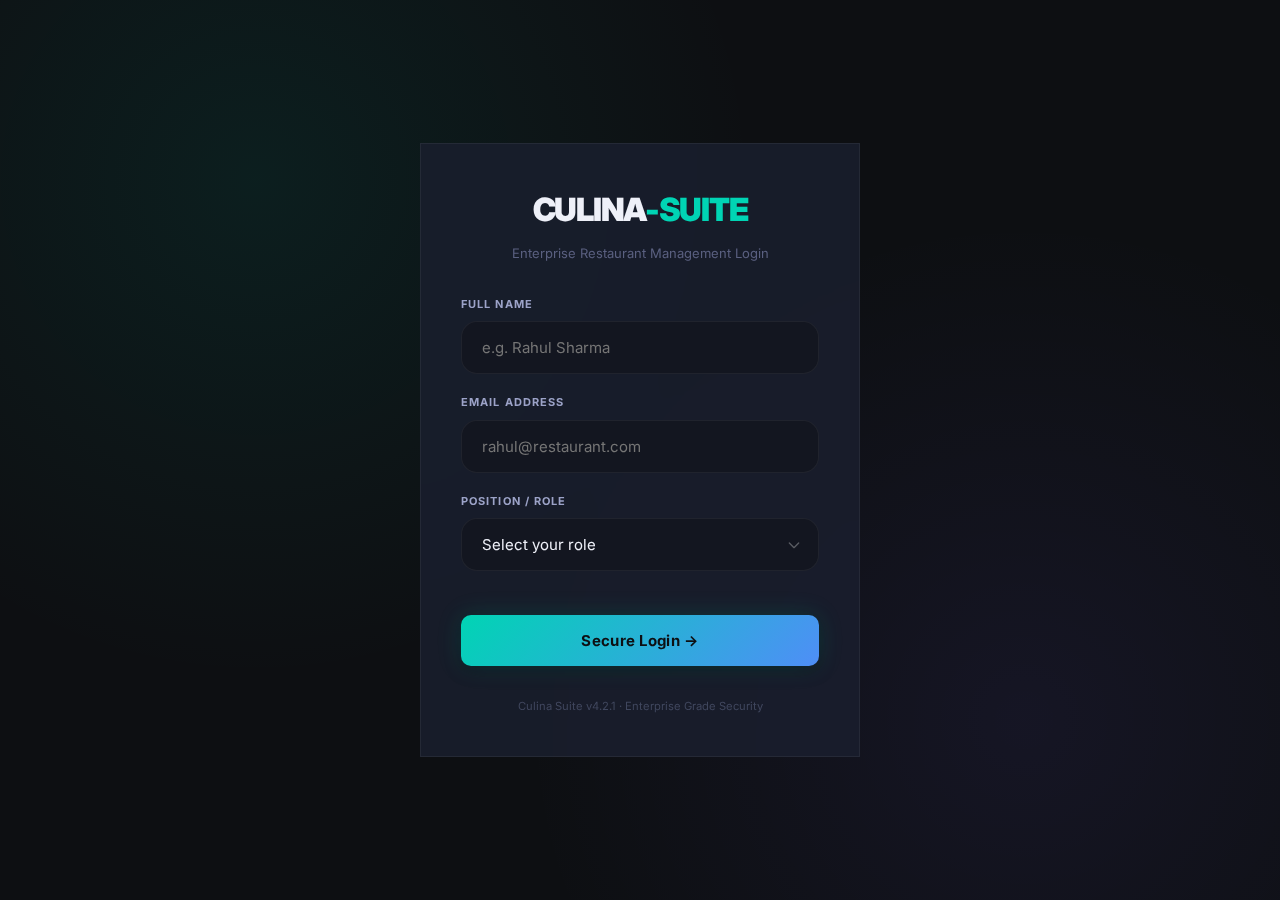
<file: ratings.html>
<!DOCTYPE html>
<html lang="en">

<head>
    <meta charset="UTF-8">
    <meta name="viewport" content="width=device-width, initial-scale=1.0">
    <title>Ratings & Favorites — CULINA-SUITE</title>
    <link href="https://fonts.googleapis.com/css2?family=Inter:wght@400;500;600;700;800;900&display=swap"
        rel="stylesheet">
    <link rel="stylesheet" href="css/style.css">
    <style>
        .ratings-section {
            padding: var(--space-20) var(--space-6);
            max-width: 1200px;
            margin: 0 auto;
        }

        .liked-dishes-grid {
            display: grid;
            grid-template-columns: repeat(3, 1fr);
            gap: var(--space-8);
            margin-bottom: var(--space-20);
        }

        .dish-card {
            background: rgba(255, 255, 255, 0.02);
            border: 1px solid rgba(255, 255, 255, 0.08);
            border-radius: 40px;
            overflow: hidden;
            transition: all 0.5s ease;
            position: relative;
        }

        .dish-card:hover {
            transform: translateY(-10px);
            border-color: var(--color-primary-dim);
            box-shadow: 0 30px 60px -15px rgba(0, 0, 0, 0.5);
        }

        .dish-card__img {
            width: 100%;
            height: 200px;
            object-fit: cover;
            opacity: 0.8;
            transition: opacity 0.5s ease;
        }

        .dish-card:hover .dish-card__img {
            opacity: 1;
        }

        .dish-card__body {
            padding: var(--space-6);
            text-align: center;
        }

        .dish-card__rank {
            position: absolute;
            top: var(--space-4);
            left: var(--space-4);
            background: var(--color-primary);
            color: var(--color-base-900);
            width: 32px;
            height: 32px;
            border-radius: 12px;
            display: flex;
            align-items: center;
            justify-content: center;
            font-weight: 900;
            font-size: var(--text-sm);
            z-index: 2;
        }

        .feedback-grid {
            display: grid;
            grid-template-columns: repeat(2, 1fr);
            gap: var(--space-6);
        }

        .review-card {
            padding: var(--space-6);
            background: rgba(255, 255, 255, 0.02);
            border: 1px solid rgba(255, 255, 255, 0.05);
            border-radius: 24px;
            display: flex;
            flex-direction: column;
            gap: var(--space-3);
        }

        .stars {
            color: #FFD700;
            font-size: var(--text-sm);
            letter-spacing: 2px;
        }

        .review-text {
            font-style: italic;
            color: var(--text-secondary);
            font-size: var(--text-base);
            line-height: 1.6;
        }

        .reviewer {
            font-weight: 700;
            font-size: var(--text-sm);
            color: var(--text-primary);
            margin-top: auto;
        }

        .community-stats {
            display: grid;
            grid-template-columns: repeat(4, 1fr);
            gap: var(--space-4);
            margin-bottom: var(--space-20);
        }

        .stat-box {
            background: rgba(255, 255, 255, 0.02);
            border: 1px solid rgba(255, 255, 255, 0.05);
            border-radius: 24px;
            padding: var(--space-6);
            text-align: center;
        }

        .stat-value {
            font-size: var(--text-2xl);
            font-weight: 900;
            color: var(--color-primary);
            margin-bottom: 4px;
        }

        .stat-label {
            font-size: 10px;
            text-transform: uppercase;
            letter-spacing: 0.1em;
            color: var(--text-muted);
        }

        .chef-choice,
        .review-card,
        .review-form {
            position: relative;
            overflow: hidden;
            background: rgba(13, 15, 18, 0.6);
            backdrop-filter: blur(20px);
            -webkit-backdrop-filter: blur(20px);
            border: 1px solid rgba(255, 255, 255, 0.05);
            transition: all 0.5s cubic-bezier(0.16, 1, 0.3, 1);
        }

        @keyframes nexus-line {
            0% {
                background-position: -200% 0;
            }

            100% {
                background-position: 200% 0;
            }
        }

        .stat-box,
        .chef-choice,
        .review-card,
        .review-form {
            position: relative;
            overflow: hidden;
            background: rgba(13, 15, 18, 0.6);
            backdrop-filter: blur(20px);
            -webkit-backdrop-filter: blur(20px);
            border: 1px solid rgba(255, 255, 255, 0.05);
            transition: all 0.5s cubic-bezier(0.16, 1, 0.3, 1);
        }

        /* Nexus Border Line Effect */
        .stat-box::before,
        .chef-choice::before,
        .review-card::before,
        .review-form::before {
            content: '';
            position: absolute;
            inset: -2px;
            background: linear-gradient(90deg, transparent, var(--color-primary), transparent);
            background-size: 200% 100%;
            animation: nexus-line 4s linear infinite;
            z-index: -1;
            opacity: 0.15;
            mask:
                linear-gradient(#fff 0 0) content-box,
                linear-gradient(#fff 0 0);
            mask-composite: exclude;
            -webkit-mask-composite: destination-out;
            padding: 1px;
            pointer-events: none;
        }

        .stat-box:hover,
        .chef-choice:hover,
        .review-card:hover,
        .review-form:hover {
            border-color: rgba(0, 212, 180, 0.3);
            box-shadow: 0 20px 40px -10px rgba(0, 0, 0, 0.5), 0 0 20px rgba(0, 212, 180, 0.1);
            transform: translateY(-5px);
        }

        .stat-box:hover::before,
        .chef-choice:hover::before,
        .review-card:hover::before,
        .review-form:hover::before {
            opacity: 0.8;
            animation-duration: 2s;
        }

        .chef-choice {
            border-radius: 50px;
            padding: var(--space-12) var(--space-16);
            margin-bottom: var(--space-20);
            display: grid;
            grid-template-columns: 300px 1fr;
            gap: var(--space-12);
            align-items: center;
        }

        .chef-choice__brand {
            display: flex;
            align-items: center;
            gap: 12px;
            border-right: 1px solid rgba(255, 255, 255, 0.05);
            padding-right: var(--space-12);
        }

        .chef-choice__brand img {
            width: 24px;
            height: 24px;
            filter: saturate(0) brightness(1.8);
        }

        .chef-choice__brand span {
            font-size: 16px;
            font-weight: 800;
            color: white;
            opacity: 0.9;
            letter-spacing: 0.05em;
            white-space: nowrap;
        }

        .chef-choice__content {
            display: flex;
            flex-direction: column;
            gap: var(--space-4);
        }

        .chef-badge {
            display: inline-block;
            padding: 6px 14px;
            background: var(--color-primary);
            color: var(--color-base-900);
            border-radius: 8px;
            font-size: 10px;
            font-weight: 900;
            text-transform: uppercase;
            width: fit-content;
        }

        .chef-choice__content h2 {
            font-size: 38px;
            font-weight: 900;
            color: white;
            margin: 0;
            line-height: 1.1;
        }

        .chef-choice__content p {
            font-size: 17px;
            color: var(--text-secondary);
            max-width: 700px;
            line-height: 1.6;
            margin: 0;
            opacity: 0.8;
        }

        .chef-choice__content button {
            margin-top: 20px;
            height: 58px;
            width: 190px;
            font-size: 15px;
            font-weight: 800;
            background: linear-gradient(135deg, var(--color-primary) 0%, #4f8ef7 100%);
            border: none;
            border-radius: 12px;
        }

        .review-card {
            border-radius: 24px;
            padding: var(--space-6);
        }

        .review-form {
            border-radius: 40px;
            padding: var(--space-10);
            max-width: 800px;
            margin: 0 auto;
        }

        .star-input {
            display: flex;
            gap: 12px;
            font-size: 32px;
            color: rgba(255, 255, 255, 0.1);
            margin-bottom: var(--space-6);
            cursor: pointer;
        }

        .star-input span:hover,
        .star-input span.active {
            color: #FFD700;
        }

        @media (max-width: 1024px) {
            .liked-dishes-grid {
                grid-template-columns: repeat(2, 1fr);
            }

            .community-stats {
                grid-template-columns: repeat(2, 1fr);
            }

            .chef-choice {
                grid-template-columns: 1fr;
                text-align: center;
                border-radius: 30px;
                padding: var(--space-10) var(--space-6);
                gap: var(--space-8);
            }


            .chef-choice__brand {
                border-right: none;
                padding-right: 0;
                justify-content: center;
                border-bottom: 1px solid rgba(255, 255, 255, 0.05);
                padding-bottom: var(--space-6);
            }

            .chef-choice__content {
                align-items: center;
            }

            .chef-choice__content button {
                margin: 20px auto 0;
            }

            .chef-badge {
                margin: 0 auto;
            }
        }

        @media (max-width: 640px) {

            .liked-dishes-grid,
            .feedback-grid {
                grid-template-columns: 1fr;
            }

            .dish-card {
                border-radius: 30px;
            }
        }
    </style>
</head>

<body>
    <nav class="cs-nav">
        <!-- JS builds items -->
    </nav>

    <main class="ratings-section">
        <!-- Community Stats -->
        <div class="community-stats" data-animate>
            <div class="stat-box">
                <div class="stat-value"><span data-counter="4.9" data-suffix="/5" data-decimals="1">0</span></div>
                <div class="stat-label">Average Rating</div>
            </div>
            <div class="stat-box">
                <div class="stat-value"><span data-counter="12" data-suffix="k+">0</span></div>
                <div class="stat-label">Happy Diners</div>
            </div>
            <div class="stat-box">
                <div class="stat-value"><span data-counter="98" data-suffix="%">0</span></div>
                <div class="stat-label">Recommendation</div>
            </div>
            <div class="stat-box">
                <div class="stat-value"><span data-counter="500" data-suffix="+">0</span></div>
                <div class="stat-label">Verified Reviews</div>
            </div>
        </div>

        <header style="text-align:center; margin-bottom: var(--space-16);">
            <h1 class="section-heading">Most Liked Dishes</h1>
        </header>

        <div class="liked-dishes-grid" data-animate>
            <div class="dish-card">
                <div class="dish-card__rank">1</div>
                <img src="https://images.unsplash.com/photo-1544025162-d76694265947?auto=format&fit=crop&w=400&q=80"
                    alt="Short Ribs" class="dish-card__img">
                <div class="dish-card__body">
                    <h3 class="dish-card__title">Braised Short Ribs</h3>
                    <div class="stars">★★★★★</div>
                </div>
            </div>
            <div class="dish-card" data-delay="100">
                <div class="dish-card__rank">2</div>
                <img src="https://images.unsplash.com/photo-1551183053-bf91a1d81141?auto=format&fit=crop&w=400&q=80"
                    alt="Pan-Seared Salmon" class="dish-card__img">
                <div class="dish-card__body">
                    <h3 class="dish-card__title">Pan-Seared Salmon</h3>
                    <div class="stars">★★★★★</div>
                </div>
            </div>
            <div class="dish-card" data-delay="200">
                <div class="dish-card__rank">3</div>
                <img src="https://images.unsplash.com/photo-1473093226795-af9932fe5856?auto=format&fit=crop&w=400&q=80"
                    alt="Truffle Pasta" class="dish-card__img">
                <div class="dish-card__body">
                    <h3 class="dish-card__title">Truffle Carbonara</h3>
                    <div class="stars">★★★★☆</div>
                </div>
            </div>
        </div>

        <!-- Chef's Choice -->
        <div class="chef-choice" data-animate>
            <!-- Left Branding -->
            <div class="chef-choice__brand">
                <img src="https://img.icons8.com/color/48/000000/leaf.png"
                    style="width: 24px; height: 24px; filter: saturate(0) brightness(1.8);" alt="icon">
                <span
                    style="font-size: 16px; font-weight: 800; color: white; opacity: 0.9; letter-spacing: 0.05em; white-space: nowrap;">Chef
                    Recommendation</span>
            </div>

            <!-- Right Content -->
            <div class="chef-choice__content">
                <div class="chef-badge">CHEF'S CHOICE</div>
                <h2 style="font-size: 38px; font-weight: 900; color: white; margin: 0; line-height: 1.1;">Wild Mushroom
                    Risotto</h2>
                <p
                    style="font-size: 17px; color: var(--text-secondary); max-width: 700px; line-height: 1.6; margin: 0; opacity: 0.8;">
                    "Our signature risotto features four varieties of forage-grown mushrooms, finished with a 24-month
                    aged parmesan and white truffle oil." — Chef Marco</p>
                <button class="btn btn-primary"
                    onclick="showToast('Chef\'s Selection added to your wishlist!','success')"
                    style="margin-top: 20px; height: 58px; width: 190px; font-size: 15px; font-weight: 800; background: linear-gradient(135deg, var(--color-primary) 0%, #4f8ef7 100%); border: none; border-radius: 12px;">Try
                    It Today</button>
            </div>
        </div>

        <header style="text-align:center; margin-bottom: var(--space-10);">
            <h2 class="section-heading">Recent Feedback</h2>
        </header>

        <div class="feedback-grid" data-animate data-delay="300">
            <div class="review-card">
                <div class="stars">★★★★★</div>
                <p class="review-text">"The Short Ribs were absolutely melt-in-your-mouth. The service was impeccable."
                </p>
                <div class="reviewer">Rahul Sharma</div>
            </div>
            <div class="review-card">
                <div class="stars">★★★★★</div>
                <p class="review-text">"Best Salmon in the city! Love the new digital ordering system."</p>
                <div class="reviewer">Priya V.</div>
            </div>
        </div>

        <!-- Feedback Form -->
        <div class="review-form" style="margin-top: var(--space-20);" data-animate>
            <h2 class="section-heading" style="font-size: var(--text-xl);">Share Your Experience</h2>
            <p class="section-description" style="margin-bottom: var(--space-8);">Your feedback helps our culinary team
                maintain excellence.</p>

            <div class="star-input">
                <span class="active">★</span><span class="active">★</span><span class="active">★</span><span
                    class="active">★</span><span>★</span>
            </div>

            <textarea
                style="width:100%; height:120px; background: rgba(255,255,255,0.03); border: 1px solid rgba(255,255,255,0.1); border-radius: 16px; color: white; padding: 16px; margin-bottom: 20px; font-family: inherit;"
                placeholder="Tell us about the flavors, atmosphere, or service..."></textarea>

            <button class="btn btn-primary" style="width: 100%;">Submit Feedback →</button>
        </div>
    </main>

    <script src="js/script.js"></script>
</body>

</html>
</file>
<file: css/style.css>
/* ================================================================
   CULINA-SUITE — Enterprise Restaurant Management System
   Global Design System v1.0
   Author: Antigravity AI | Principal Frontend Architect
   ================================================================ */

/* ----------------------------------------------------------------
   1. CSS CUSTOM PROPERTIES (DESIGN TOKENS)
   ---------------------------------------------------------------- */
:root {
  /* --- Color Palette --- */
  --color-base-900: #0d0f12;
  --color-base-800: #131620;
  --color-base-750: #161a26;
  --color-base-700: #1a1e2e;
  --color-base-600: #212536;
  --color-base-500: #2a2f47;
  --color-base-400: #363c5a;
  --color-base-300: #454b6e;
  --color-base-200: #6b7199;
  --color-base-100: #9ca3c8;

  /* --- Primary Accent: Electric Teal --- */
  --color-primary: #00d4b4;
  --color-primary-dim: #00b89c;
  --color-primary-glow: rgba(0, 212, 180, 0.18);
  --color-primary-ghost: rgba(0, 212, 180, 0.06);

  /* --- Secondary Accent: Cosmic Blue --- */
  --color-secondary: #4f8ef7;
  --color-secondary-dim: #3a7af0;
  --color-secondary-glow: rgba(79, 142, 247, 0.18);

  /* --- Status Colors --- */
  --color-success: #22d980;
  --color-success-dim: #1ab86a;
  --color-success-glow: rgba(34, 217, 128, 0.2);
  --color-success-bg: rgba(34, 217, 128, 0.08);

  --color-warning: #f5a623;
  --color-warning-dim: #d48d18;
  --color-warning-glow: rgba(245, 166, 35, 0.22);
  --color-warning-bg: rgba(245, 166, 35, 0.08);

  --color-critical: #ff4757;
  --color-critical-dim: #e03347;
  --color-critical-glow: rgba(255, 71, 87, 0.22);
  --color-critical-bg: rgba(255, 71, 87, 0.08);

  --color-info: #7b61ff;
  --color-info-glow: rgba(123, 97, 255, 0.18);

  /* --- Text --- */
  --text-primary: #eef0f8;
  --text-secondary: #9ca3c8;
  --text-muted: #5a6080;
  --text-micro: #40475e;

  /* --- Borders --- */
  --border-subtle: rgba(255, 255, 255, 0.06);
  --border-default: rgba(255, 255, 255, 0.09);
  --border-strong: rgba(255, 255, 255, 0.15);
  --border-primary: rgba(0, 212, 180, 0.3);

  /* --- Surfaces --- */
  --surface-glass: rgba(255, 255, 255, 0.03);
  --surface-card: rgba(26, 30, 46, 0.85);
  --surface-elevated: rgba(33, 37, 54, 0.9);
  --surface-modal: rgba(13, 15, 18, 0.95);

  /* --- Typography --- */
  --font-primary: 'Inter', 'SF Pro Display', -apple-system, BlinkMacSystemFont, sans-serif;
  --font-mono: 'JetBrains Mono', 'Fira Code', 'Consolas', monospace;

  --text-xs: 0.7rem;
  --text-sm: 0.8125rem;
  --text-base: 0.9375rem;
  --text-md: 1rem;
  --text-lg: 1.125rem;
  --text-xl: 1.375rem;
  --text-2xl: 1.75rem;
  --text-3xl: 2.25rem;
  --text-4xl: 3rem;
  --text-5xl: 4rem;

  /* --- Spacing --- */
  --space-1: 4px;
  --space-2: 8px;
  --space-3: 12px;
  --space-4: 16px;
  --space-5: 20px;
  --space-6: 24px;
  --space-8: 32px;
  --space-10: 40px;
  --space-12: 48px;
  --space-16: 64px;
  --space-20: 80px;

  /* --- Radius --- */
  --radius-sm: 6px;
  --radius-md: 10px;
  --radius-lg: 16px;
  --radius-xl: 22px;
  --radius-full: 9999px;

  /* --- Shadows --- */
  --shadow-sm: 0 2px 8px rgba(0, 0, 0, 0.3);
  --shadow-md: 0 4px 20px rgba(0, 0, 0, 0.4);
  --shadow-lg: 0 8px 40px rgba(0, 0, 0, 0.5);
  --shadow-primary: 0 0 24px var(--color-primary-glow), 0 4px 16px rgba(0, 0, 0, 0.4);
  --shadow-glow-teal: 0 0 30px rgba(0, 212, 180, 0.25);

  /* --- Transitions --- */
  --transition-fast: 120ms ease;
  --transition-base: 220ms ease;
  --transition-slow: 380ms cubic-bezier(0.4, 0, 0.2, 1);

  /* --- Layout --- */
  --nav-height: 60px;
  --sidebar-width: 220px;
  --content-max: 1440px;
}

/* ----------------------------------------------------------------
   2. RESET & BASE
   ---------------------------------------------------------------- */
*,
*::before,
*::after {
  box-sizing: border-box;
  margin: 0;
  padding: 0;
}

html {
  font-size: 16px;
  scroll-behavior: smooth;
  -webkit-font-smoothing: antialiased;
}

body {
  font-family: var(--font-primary);
  font-size: var(--text-base);
  color: var(--text-primary);
  background-color: var(--color-base-900);
  line-height: 1.6;
  overflow-x: hidden;
  min-height: 100vh;
}

a {
  color: inherit;
  text-decoration: none;
}

button {
  cursor: pointer;
  font-family: inherit;
  border: none;
  background: none;
}

input,
select,
textarea {
  font-family: inherit;
}

ul,
ol {
  list-style: none;
}

img {
  display: block;
  max-width: 100%;
}

/* ----------------------------------------------------------------
   3. TYPOGRAPHY
   ---------------------------------------------------------------- */
.text-xs {
  font-size: var(--text-xs);
}

.text-sm {
  font-size: var(--text-sm);
}

.text-base {
  font-size: var(--text-base);
}

.text-lg {
  font-size: var(--text-lg);
}

.text-xl {
  font-size: var(--text-xl);
}

.text-2xl {
  font-size: var(--text-2xl);
}

.text-3xl {
  font-size: var(--text-3xl);
}

.text-4xl {
  font-size: var(--text-4xl);
}

.text-5xl {
  font-size: var(--text-5xl);
}

.font-mono {
  font-family: var(--font-mono);
}

.font-medium {
  font-weight: 500;
}

.font-semibold {
  font-weight: 600;
}

.font-bold {
  font-weight: 700;
}

.text-primary-color {
  color: var(--color-primary);
}

.text-secondary {
  color: var(--text-secondary);
}

.text-muted {
  color: var(--text-muted);
}

/* ----------------------------------------------------------------
   4. GLOBAL NAVIGATION
   ---------------------------------------------------------------- */
.cs-nav {
  position: fixed;
  top: 0;
  left: 0;
  right: 0;
  height: var(--nav-height);
  background: rgba(13, 15, 18, 0.92);
  backdrop-filter: blur(20px) saturate(180%);
  -webkit-backdrop-filter: blur(20px) saturate(180%);
  border-bottom: 1px solid var(--border-subtle);
  display: flex;
  align-items: center;
  padding: 0 var(--space-6);
  z-index: 1000;
  gap: var(--space-8);
}

.cs-nav__brand {
  display: flex;
  align-items: center;
  gap: var(--space-3);
  flex-shrink: 0;
}

.cs-nav__logo {
  width: 32px;
  height: 32px;
  background: linear-gradient(135deg, var(--color-primary), var(--color-secondary));
  border-radius: var(--radius-md);
  display: flex;
  align-items: center;
  justify-content: center;
  font-size: 16px;
  font-weight: 800;
  color: var(--color-base-900);
  flex-shrink: 0;
}

.cs-nav__name {
  font-size: var(--text-sm);
  font-weight: 700;
  letter-spacing: 0.08em;
  text-transform: uppercase;
  color: var(--text-primary);
}

.cs-nav__name span {
  color: var(--color-primary);
}

.cs-nav__items {
  display: flex;
  align-items: center;
  gap: 2px;
  flex: 1;
}

.cs-nav__item {
  display: flex;
  align-items: center;
  gap: var(--space-2);
  padding: var(--space-2) var(--space-3);
  border-radius: var(--radius-sm);
  color: var(--text-secondary);
  font-size: var(--text-sm);
  font-weight: 500;
  transition: all var(--transition-base);
  white-space: nowrap;
}

.cs-nav__item:hover {
  color: var(--text-primary);
  background: var(--surface-glass);
}

.cs-nav__item.active {
  color: var(--color-primary);
  background: var(--color-primary-ghost);
}

.cs-nav__item .icon {
  opacity: 0.7;
  font-size: 14px;
}

.cs-nav__actions {
  display: flex;
  align-items: center;
  gap: var(--space-3);
  margin-left: auto;
}

.cs-status-dot {
  display: flex;
  align-items: center;
  gap: var(--space-2);
  font-size: var(--text-xs);
  color: var(--color-success);
  font-weight: 600;
  letter-spacing: 0.04em;
}

.cs-status-dot::before {
  content: '';
  width: 7px;
  height: 7px;
  border-radius: 50%;
  background: var(--color-success);
  box-shadow: 0 0 8px var(--color-success-glow);
  animation: pulse-dot 2s infinite;
}

/* ----------------------------------------------------------------
   5. BUTTONS
   ---------------------------------------------------------------- */
.btn {
  display: inline-flex;
  align-items: center;
  justify-content: center;
  gap: var(--space-2);
  padding: var(--space-3) var(--space-5);
  border-radius: var(--radius-md);
  font-size: var(--text-sm);
  font-weight: 600;
  letter-spacing: 0.02em;
  transition: all var(--transition-base);
  cursor: pointer;
  white-space: nowrap;
  position: relative;
  overflow: hidden;
}

.btn::after {
  content: '';
  position: absolute;
  inset: 0;
  opacity: 0;
  transition: opacity var(--transition-fast);
  background: rgba(255, 255, 255, 0.08);
}

.btn:hover::after {
  opacity: 1;
}

.btn:active {
  transform: scale(0.97);
}

.btn-primary {
  background: linear-gradient(135deg, var(--color-primary), var(--color-secondary));
  color: var(--color-base-900);
  box-shadow: var(--shadow-primary);
}

.btn-primary:hover {
  box-shadow: var(--shadow-glow-teal), var(--shadow-md);
  transform: translateY(-1px);
}

.btn-secondary {
  background: var(--surface-glass);
  color: var(--text-primary);
  border: 1px solid var(--border-default);
}

.btn-secondary:hover {
  border-color: var(--color-primary);
  color: var(--color-primary);
}

.btn-ghost {
  color: var(--text-secondary);
  border: 1px solid var(--border-subtle);
}

.btn-ghost:hover {
  color: var(--text-primary);
  border-color: var(--border-default);
  background: var(--surface-glass);
}

.btn-danger {
  background: var(--color-critical-bg);
  color: var(--color-critical);
  border: 1px solid rgba(255, 71, 87, 0.3);
}

.btn-danger:hover {
  background: var(--color-critical);
  color: white;
}

.btn-sm {
  padding: var(--space-2) var(--space-3);
  font-size: var(--text-xs);
  border-radius: var(--radius-sm);
}

.btn-lg {
  padding: var(--space-4) var(--space-8);
  font-size: var(--text-md);
}

.btn-xl {
  padding: var(--space-5) var(--space-10);
  font-size: var(--text-lg);
  border-radius: var(--radius-lg);
}

/* ----------------------------------------------------------------
   6. CARDS & SURFACES
   ---------------------------------------------------------------- */
.cs-card {
  background: var(--surface-card);
  border: 1px solid var(--border-subtle);
  border-radius: var(--radius-lg);
  backdrop-filter: blur(10px);
  transition: all var(--transition-slow);
}

.cs-card:hover {
  border-color: var(--border-default);
  transform: translateY(-2px);
  box-shadow: var(--shadow-lg);
}

.cs-card--elevated {
  background: var(--surface-elevated);
  border-color: var(--border-default);
}

.cs-card--glow {
  border-color: var(--border-primary);
  box-shadow: var(--shadow-primary);
}

/* ----------------------------------------------------------------
   7. BADGES & TAGS
   ---------------------------------------------------------------- */
.badge {
  display: inline-flex;
  align-items: center;
  gap: 4px;
  padding: 3px 10px;
  border-radius: var(--radius-full);
  font-size: var(--text-xs);
  font-weight: 700;
  letter-spacing: 0.06em;
  text-transform: uppercase;
}

.badge-success {
  background: var(--color-success-bg);
  color: var(--color-success);
  border: 1px solid rgba(34, 217, 128, 0.2);
}

.badge-warning {
  background: var(--color-warning-bg);
  color: var(--color-warning);
  border: 1px solid rgba(245, 166, 35, 0.2);
}

.badge-critical {
  background: var(--color-critical-bg);
  color: var(--color-critical);
  border: 1px solid rgba(255, 71, 87, 0.2);
}

.badge-info {
  background: rgba(123, 97, 255, 0.1);
  color: var(--color-info);
  border: 1px solid rgba(123, 97, 255, 0.2);
}

.badge-primary {
  background: var(--color-primary-ghost);
  color: var(--color-primary);
  border: 1px solid rgba(0, 212, 180, 0.2);
}

.badge-neutral {
  background: rgba(255, 255, 255, 0.06);
  color: var(--text-secondary);
  border: 1px solid var(--border-subtle);
}

/* ----------------------------------------------------------------
   8. FORM ELEMENTS
   ---------------------------------------------------------------- */
.cs-input {
  width: 100%;
  padding: var(--space-3) var(--space-4);
  background: var(--color-base-750);
  border: 1px solid var(--border-default);
  border-radius: var(--radius-md);
  color: var(--text-primary);
  font-size: var(--text-sm);
  outline: none;
  transition: all var(--transition-base);
}

.cs-input:focus {
  border-color: var(--color-primary);
  box-shadow: 0 0 0 3px var(--color-primary-ghost);
  background: var(--color-base-700);
}

.cs-input::placeholder {
  color: var(--text-muted);
}

.cs-select {
  appearance: none;
  width: 100%;
  padding: var(--space-3) var(--space-4);
  background: var(--color-base-750);
  border: 1px solid var(--border-default);
  border-radius: var(--radius-md);
  color: var(--text-primary);
  font-size: var(--text-sm);
  outline: none;
  cursor: pointer;
}

/* ----------------------------------------------------------------
   9. LAYOUT UTILITIES
   ---------------------------------------------------------------- */
.cs-page {
  padding-top: var(--nav-height);
  min-height: 100vh;
}

.cs-container {
  max-width: var(--content-max);
  margin: 0 auto;
  padding: 0 var(--space-6);
}

.flex {
  display: flex;
}

.flex-col {
  flex-direction: column;
}

.items-center {
  align-items: center;
}

.items-start {
  align-items: flex-start;
}

.justify-between {
  justify-content: space-between;
}

.justify-center {
  justify-content: center;
}

.gap-2 {
  gap: var(--space-2);
}

.gap-3 {
  gap: var(--space-3);
}

.gap-4 {
  gap: var(--space-4);
}

.gap-6 {
  gap: var(--space-6);
}

.flex-1 {
  flex: 1;
}

.grid-2 {
  display: grid;
  grid-template-columns: repeat(2, 1fr);
  gap: var(--space-4);
}

.grid-3 {
  display: grid;
  grid-template-columns: repeat(3, 1fr);
  gap: var(--space-4);
}

.grid-4 {
  display: grid;
  grid-template-columns: repeat(4, 1fr);
  gap: var(--space-4);
}

/* ----------------------------------------------------------------
   10. KEYFRAME ANIMATIONS
   ---------------------------------------------------------------- */

/* Dot pulse */
@keyframes pulse-dot {

  0%,
  100% {
    opacity: 1;
    transform: scale(1);
  }

  50% {
    opacity: 0.5;
    transform: scale(0.8);
  }
}

/* Ring pulse (for alerts) */
@keyframes ring-pulse {
  0% {
    box-shadow: 0 0 0 0 var(--color-critical-glow);
  }

  70% {
    box-shadow: 0 0 0 12px transparent;
  }

  100% {
    box-shadow: 0 0 0 0 transparent;
  }
}

/* Slide in from right */
@keyframes slide-in-right {
  from {
    transform: translateX(120%);
    opacity: 0;
  }

  to {
    transform: translateX(0);
    opacity: 1;
  }
}

/* Slide in from bottom */
@keyframes slide-in-up {
  from {
    transform: translateY(30px);
    opacity: 0;
  }

  to {
    transform: translateY(0);
    opacity: 1;
  }
}

/* Slide in from top */
@keyframes slide-in-down {
  from {
    transform: translateY(-30px);
    opacity: 0;
  }

  to {
    transform: translateY(0);
    opacity: 1;
  }
}

/* Fade in */
@keyframes fade-in {
  from {
    opacity: 0;
  }

  to {
    opacity: 1;
  }
}

/* Scale in */
@keyframes scale-in {
  from {
    transform: scale(0.85);
    opacity: 0;
  }

  to {
    transform: scale(1);
    opacity: 1;
  }
}

/* Glow pulse */
@keyframes glow-pulse {

  0%,
  100% {
    box-shadow: 0 0 12px var(--color-primary-glow);
  }

  50% {
    box-shadow: 0 0 28px var(--color-primary-glow), 0 0 50px rgba(0, 212, 180, 0.08);
  }
}

/* Warning flash */
@keyframes warning-flash {

  0%,
  100% {
    background: var(--color-warning-bg);
  }

  50% {
    background: rgba(245, 166, 35, 0.18);
  }
}

/* Critical flash */
@keyframes critical-flash {

  0%,
  100% {
    background: var(--color-critical-bg);
  }

  50% {
    background: rgba(255, 71, 87, 0.2);
  }
}

/* Counter increment */
@keyframes count-up {
  from {
    opacity: 0;
    transform: translateY(8px);
  }

  to {
    opacity: 1;
    transform: translateY(0);
  }
}

/* Data flow line */
@keyframes flow-line {
  0% {
    stroke-dashoffset: 1000;
  }

  100% {
    stroke-dashoffset: 0;
  }
}

/* Shimmer loading */
@keyframes shimmer {
  0% {
    background-position: -200% 0;
  }

  100% {
    background-position: 200% 0;
  }
}

/* Spin */
@keyframes spin {
  from {
    transform: rotate(0deg);
  }

  to {
    transform: rotate(360deg);
  }
}

/* Progress bar fill */
@keyframes fill-bar {
  from {
    width: 0%;
  }

  to {
    width: var(--fill-target, 70%);
  }
}

/* Ticker scan line */
@keyframes scan {
  from {
    transform: translateY(0);
  }

  to {
    transform: translateY(100%);
  }
}

/* Blink cursor */
@keyframes blink {

  0%,
  100% {
    opacity: 1;
  }

  50% {
    opacity: 0;
  }
}

/* Float */
@keyframes float {

  0%,
  100% {
    transform: translateY(0);
  }

  50% {
    transform: translateY(-8px);
  }
}

/* Draw path */
@keyframes draw-path {
  from {
    stroke-dashoffset: 300;
    opacity: 0.3;
  }

  to {
    stroke-dashoffset: 0;
    opacity: 1;
  }
}

/* Notification bounce */
@keyframes bounce-in {
  0% {
    transform: scale(0) translateY(-20px);
    opacity: 0;
  }

  60% {
    transform: scale(1.1) translateY(2px);
    opacity: 1;
  }

  100% {
    transform: scale(1) translateY(0);
    opacity: 1;
  }
}

/* Chip pop */
@keyframes chip-pop {
  0% {
    transform: scale(0.5);
    opacity: 0;
  }

  70% {
    transform: scale(1.08);
    opacity: 1;
  }

  100% {
    transform: scale(1);
    opacity: 1;
  }
}

/* Typing effect */
@keyframes typing {
  from {
    width: 0;
  }

  to {
    width: 100%;
  }
}

/* Rotate gradient */
@keyframes rotate-gradient {
  0% {
    transform: rotate(0deg);
  }

  100% {
    transform: rotate(360deg);
  }
}

/* ----------------------------------------------------------------
   11. SHARED COMPONENT PATTERNS
   ---------------------------------------------------------------- */

/* Metric Card */
.metric-card {
  padding: var(--space-5) var(--space-6);
  background: var(--surface-card);
  border: 1px solid var(--border-subtle);
  border-radius: var(--radius-lg);
  position: relative;
  overflow: hidden;
  transition: all var(--transition-slow);
}

.metric-card::before {
  content: '';
  position: absolute;
  top: 0;
  left: 0;
  width: 3px;
  height: 100%;
  border-radius: 0 2px 2px 0;
}

.metric-card.success::before {
  background: var(--color-success);
}

.metric-card.warning::before {
  background: var(--color-warning);
}

.metric-card.critical::before {
  background: var(--color-critical);
}

.metric-card.primary::before {
  background: var(--color-primary);
}

.metric-card.secondary::before {
  background: var(--color-secondary);
}

.metric-card:hover {
  border-color: var(--border-default);
  transform: translateY(-3px);
  box-shadow: var(--shadow-lg);
}

.metric-label {
  font-size: var(--text-xs);
  font-weight: 600;
  text-transform: uppercase;
  letter-spacing: 0.08em;
  color: var(--text-muted);
  margin-bottom: var(--space-2);
}

.metric-value {
  font-size: var(--text-3xl);
  font-weight: 800;
  color: var(--text-primary);
  letter-spacing: -0.02em;
  line-height: 1.1;
  font-variant-numeric: tabular-nums;
}

.metric-sub {
  font-size: var(--text-xs);
  color: var(--text-muted);
  margin-top: var(--space-1);
  display: flex;
  align-items: center;
  gap: var(--space-1);
}

.metric-delta {
  font-size: var(--text-xs);
  font-weight: 700;
  padding: 2px 6px;
  border-radius: var(--radius-full);
}

.metric-delta.up {
  color: var(--color-success);
  background: var(--color-success-bg);
}

.metric-delta.down {
  color: var(--color-critical);
  background: var(--color-critical-bg);
}

/* Section header */
.section-header {
  display: flex;
  align-items: center;
  justify-content: space-between;
  margin-bottom: var(--space-6);
  padding-bottom: var(--space-4);
  border-bottom: 1px solid var(--border-subtle);
}

.section-title {
  font-size: var(--text-lg);
  font-weight: 700;
  color: var(--text-primary);
}

.section-sub {
  font-size: var(--text-xs);
  color: var(--text-muted);
  margin-top: 2px;
}

/* Live badge */
.live-badge {
  display: inline-flex;
  align-items: center;
  gap: 6px;
  padding: 4px 10px;
  background: rgba(255, 71, 87, 0.1);
  border: 1px solid rgba(255, 71, 87, 0.2);
  border-radius: var(--radius-full);
  font-size: var(--text-xs);
  font-weight: 700;
  color: var(--color-critical);
  letter-spacing: 0.08em;
}

.live-badge::before {
  content: '';
  width: 6px;
  height: 6px;
  border-radius: 50%;
  background: var(--color-critical);
  animation: pulse-dot 1.2s infinite;
}

/* Data table */
.cs-table {
  width: 100%;
  border-collapse: separate;
  border-spacing: 0;
}

.cs-table th {
  text-align: left;
  font-size: var(--text-xs);
  font-weight: 700;
  text-transform: uppercase;
  letter-spacing: 0.08em;
  color: var(--text-muted);
  padding: var(--space-3) var(--space-4);
  border-bottom: 1px solid var(--border-subtle);
}

.cs-table td {
  padding: var(--space-4);
  border-bottom: 1px solid var(--border-subtle);
  font-size: var(--text-sm);
  color: var(--text-secondary);
  vertical-align: middle;
}

.cs-table tr:last-child td {
  border-bottom: none;
}

.cs-table tbody tr {
  transition: background var(--transition-fast);
}

.cs-table tbody tr:hover td {
  background: var(--surface-glass);
  color: var(--text-primary);
}

/* Progress bar */
.progress-bar-wrap {
  height: 6px;
  background: var(--color-base-600);
  border-radius: var(--radius-full);
  overflow: hidden;
}

.progress-bar-fill {
  height: 100%;
  border-radius: var(--radius-full);
  background: linear-gradient(90deg, var(--color-primary), var(--color-secondary));
  transition: width 0.8s cubic-bezier(0.4, 0, 0.2, 1);
  position: relative;
}

.progress-bar-fill::after {
  content: '';
  position: absolute;
  top: 0;
  right: 0;
  bottom: 0;
  width: 30px;
  background: linear-gradient(90deg, transparent, rgba(255, 255, 255, 0.3));
  animation: shimmer 1.5s infinite;
}

/* Shimmer skeleton */
.skeleton {
  background: linear-gradient(90deg, var(--color-base-700) 25%, var(--color-base-600) 50%, var(--color-base-700) 75%);
  background-size: 200% 100%;
  animation: shimmer 1.5s infinite;
  border-radius: var(--radius-sm);
}

/* Toast notification */
.cs-toast {
  position: fixed;
  bottom: var(--space-6);
  right: var(--space-6);
  background: var(--surface-elevated);
  border: 1px solid var(--border-default);
  border-radius: var(--radius-lg);
  padding: var(--space-4) var(--space-5);
  display: flex;
  align-items: center;
  gap: var(--space-3);
  box-shadow: var(--shadow-lg);
  z-index: 9999;
  animation: slide-in-right 0.35s cubic-bezier(0.4, 0, 0.2, 1);
  max-width: 360px;
}

/* Tag chip */
.chip {
  display: inline-flex;
  align-items: center;
  gap: 4px;
  padding: 4px 10px;
  border-radius: var(--radius-full);
  font-size: var(--text-xs);
  font-weight: 600;
  background: var(--surface-glass);
  border: 1px solid var(--border-subtle);
  color: var(--text-secondary);
  transition: all var(--transition-fast);
}

.chip.active {
  background: var(--color-primary-ghost);
  border-color: var(--border-primary);
  color: var(--color-primary);
}

/* ----------------------------------------------------------------
   12. CHART PRIMITIVES
   ---------------------------------------------------------------- */
.chart-area {
  position: relative;
  width: 100%;
  overflow: hidden;
}

.chart-bar-group {
  display: flex;
  align-items: flex-end;
  gap: 4px;
  height: 100%;
}

.chart-bar {
  flex: 1;
  border-radius: 3px 3px 0 0;
  background: linear-gradient(180deg, var(--color-primary), var(--color-primary-dim));
  opacity: 0.8;
  transition: opacity var(--transition-fast), height 0.8s cubic-bezier(0.4, 0, 0.2, 1);
  cursor: pointer;
}

.chart-bar:hover {
  opacity: 1;
}

/* ----------------------------------------------------------------
   13. SCROLLBAR
   ---------------------------------------------------------------- */
::-webkit-scrollbar {
  width: 6px;
  height: 6px;
}

::-webkit-scrollbar-track {
  background: var(--color-base-800);
}

::-webkit-scrollbar-thumb {
  background: var(--color-base-400);
  border-radius: 3px;
}

::-webkit-scrollbar-thumb:hover {
  background: var(--color-base-300);
}

/* ----------------------------------------------------------------
   14. RESPONSIVE BREAKPOINTS
   ---------------------------------------------------------------- */
@media (max-width: 1024px) {
  .cs-nav {
    justify-content: space-between;
    padding: 0 var(--space-4);
  }

  .cs-nav__items {
    position: fixed;
    top: var(--nav-height);
    left: 0;
    right: 0;
    bottom: 0;
    background: var(--surface-modal);
    backdrop-filter: blur(30px);
    -webkit-backdrop-filter: blur(30px);
    flex-direction: column;
    padding: var(--space-8);
    gap: var(--space-2);
    transform: translateY(-20px);
    opacity: 0;
    pointer-events: none;
    transition: all var(--transition-slow);
    z-index: 999;
    border-top: 1px solid var(--border-subtle);
  }

  .cs-nav.is-active .cs-nav__items {
    transform: translateY(0);
    opacity: 1;
    pointer-events: all;
  }

  .cs-nav__item {
    font-size: var(--text-lg);
    padding: var(--space-4) var(--space-6);
    width: 100%;
    justify-content: flex-start;
    border-bottom: 1px solid var(--border-subtle);
    border-radius: 0;
  }

  .cs-nav__actions {
    display: none;
  }

  .cs-nav__mobile-toggle {
    display: flex;
    flex-direction: column;
    gap: 6px;
    width: 30px;
    height: 30px;
    justify-content: center;
    cursor: pointer;
    z-index: 1001;
  }

  .cs-nav__mobile-toggle span {
    display: block;
    width: 100%;
    height: 2px;
    background: var(--text-primary);
    border-radius: 2px;
    transition: all 0.3s ease;
  }

  /* Hamburger Animation */
  .cs-nav.is-active .cs-nav__mobile-toggle span:nth-child(1) {
    transform: translateY(8px) rotate(45deg);
    background: var(--color-primary);
  }

  .cs-nav.is-active .cs-nav__mobile-toggle span:nth-child(2) {
    opacity: 0;
  }

  .cs-nav.is-active .cs-nav__mobile-toggle span:nth-child(3) {
    transform: translateY(-8px) rotate(-45deg);
    background: var(--color-primary);
  }

  :root {
    --text-5xl: 2.8rem;
    --text-4xl: 2.2rem;
  }
}

@media (max-width: 768px) {
  .grid-3 {
    grid-template-columns: 1fr;
  }

  .grid-4 {
    grid-template-columns: repeat(2, 1fr);
  }

  .grid-2 {
    grid-template-columns: 1fr;
  }

  :root {
    --text-3xl: 1.75rem;
    --text-4xl: 2rem;
  }
}

@media (max-width: 480px) {
  .grid-4 {
    grid-template-columns: 1fr;
  }

  :root {
    --space-6: 16px;
    --space-8: 24px;
  }
}

/* ----------------------------------------------------------------
   15. PAGE TRANSITION
   ---------------------------------------------------------------- */
.page-transition {
  animation: fade-in 0.4s ease forwards;
}

/* ----------------------------------------------------------------
   16. TOOLTIP
   ---------------------------------------------------------------- */
[data-tooltip] {
  position: relative;
}

[data-tooltip]::after {
  content: attr(data-tooltip);
  position: absolute;
  bottom: calc(100% + 8px);
  left: 50%;
  transform: translateX(-50%);
  background: var(--color-base-600);
  color: var(--text-primary);
  font-size: var(--text-xs);
  padding: 5px 10px;
  border-radius: var(--radius-sm);
  white-space: nowrap;
  pointer-events: none;
  opacity: 0;
  transition: opacity var(--transition-fast);
  z-index: 100;
}

[data-tooltip]:hover::after {
  opacity: 1;
}

/* ----------------------------------------------------------------
   17. BACKGROUND GRID / NOISE UTILITIES
   ---------------------------------------------------------------- */
.bg-grid {
  background-image:
    linear-gradient(var(--border-subtle) 1px, transparent 1px),
    linear-gradient(90deg, var(--border-subtle) 1px, transparent 1px);
  background-size: 40px 40px;
}

.bg-dot {
  background-image: radial-gradient(circle, var(--border-subtle) 1px, transparent 1px);
  background-size: 24px 24px;
}

/* Ambient gradient orbs */
.orb {
  position: absolute;
  border-radius: 50%;
  pointer-events: none;
  filter: blur(80px);
  z-index: 0;
}

.orb-teal {
  width: 500px;
  height: 500px;
  background: radial-gradient(circle, rgba(0, 212, 180, 0.07) 0%, transparent 70%);
}

.orb-blue {
  width: 400px;
  height: 400px;
  background: radial-gradient(circle, rgba(79, 142, 247, 0.07) 0%, transparent 70%);
}

.orb-purple {
  width: 350px;
  height: 350px;
  background: radial-gradient(circle, rgba(123, 97, 255, 0.07) 0%, transparent 70%);
}

/* ----------------------------------------------------------------
   18. UTILITY CLASSES
   ---------------------------------------------------------------- */
.mt-auto {
  margin-top: auto;
}

.ml-auto {
  margin-left: auto;
}

.w-full {
  width: 100%;
}

.h-full {
  height: 100%;
}

.relative {
  position: relative;
}

.absolute {
  position: absolute;
}

.overflow-hidden {
  overflow: hidden;
}

.text-center {
  text-align: center;
}

.text-right {
  text-align: right;
}

.opacity-0 {
  opacity: 0;
}

.pointer-none {
  pointer-events: none;
}

.z-0 {
  z-index: 0;
}

.z-1 {
  z-index: 1;
}

/* Hidden utility */
.hidden {
  display: none !important;
}

/* Visually loading state */
.loading-ring {
  width: 16px;
  height: 16px;
  border: 2px solid var(--border-default);
  border-top-color: var(--color-primary);
  border-radius: 50%;
  animation: spin 0.8s linear infinite;
  display: inline-block;
}
</file>
